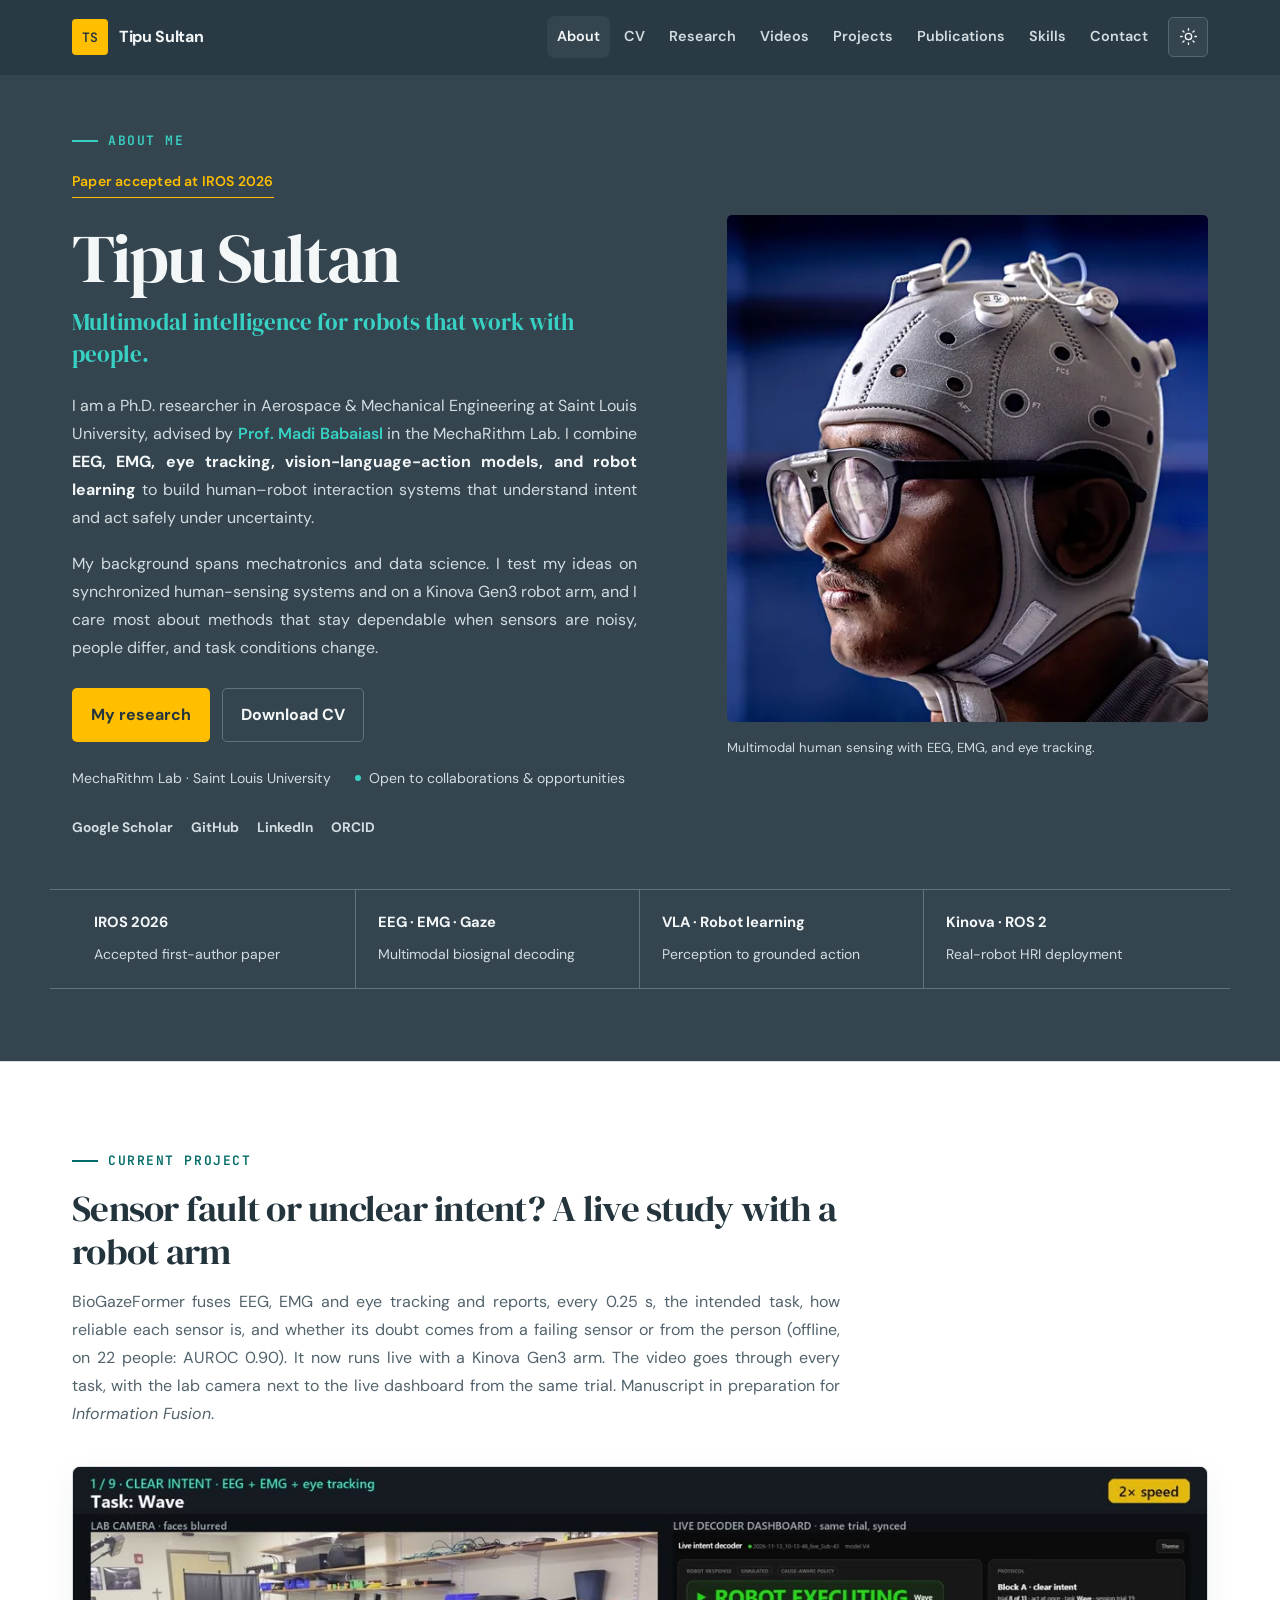
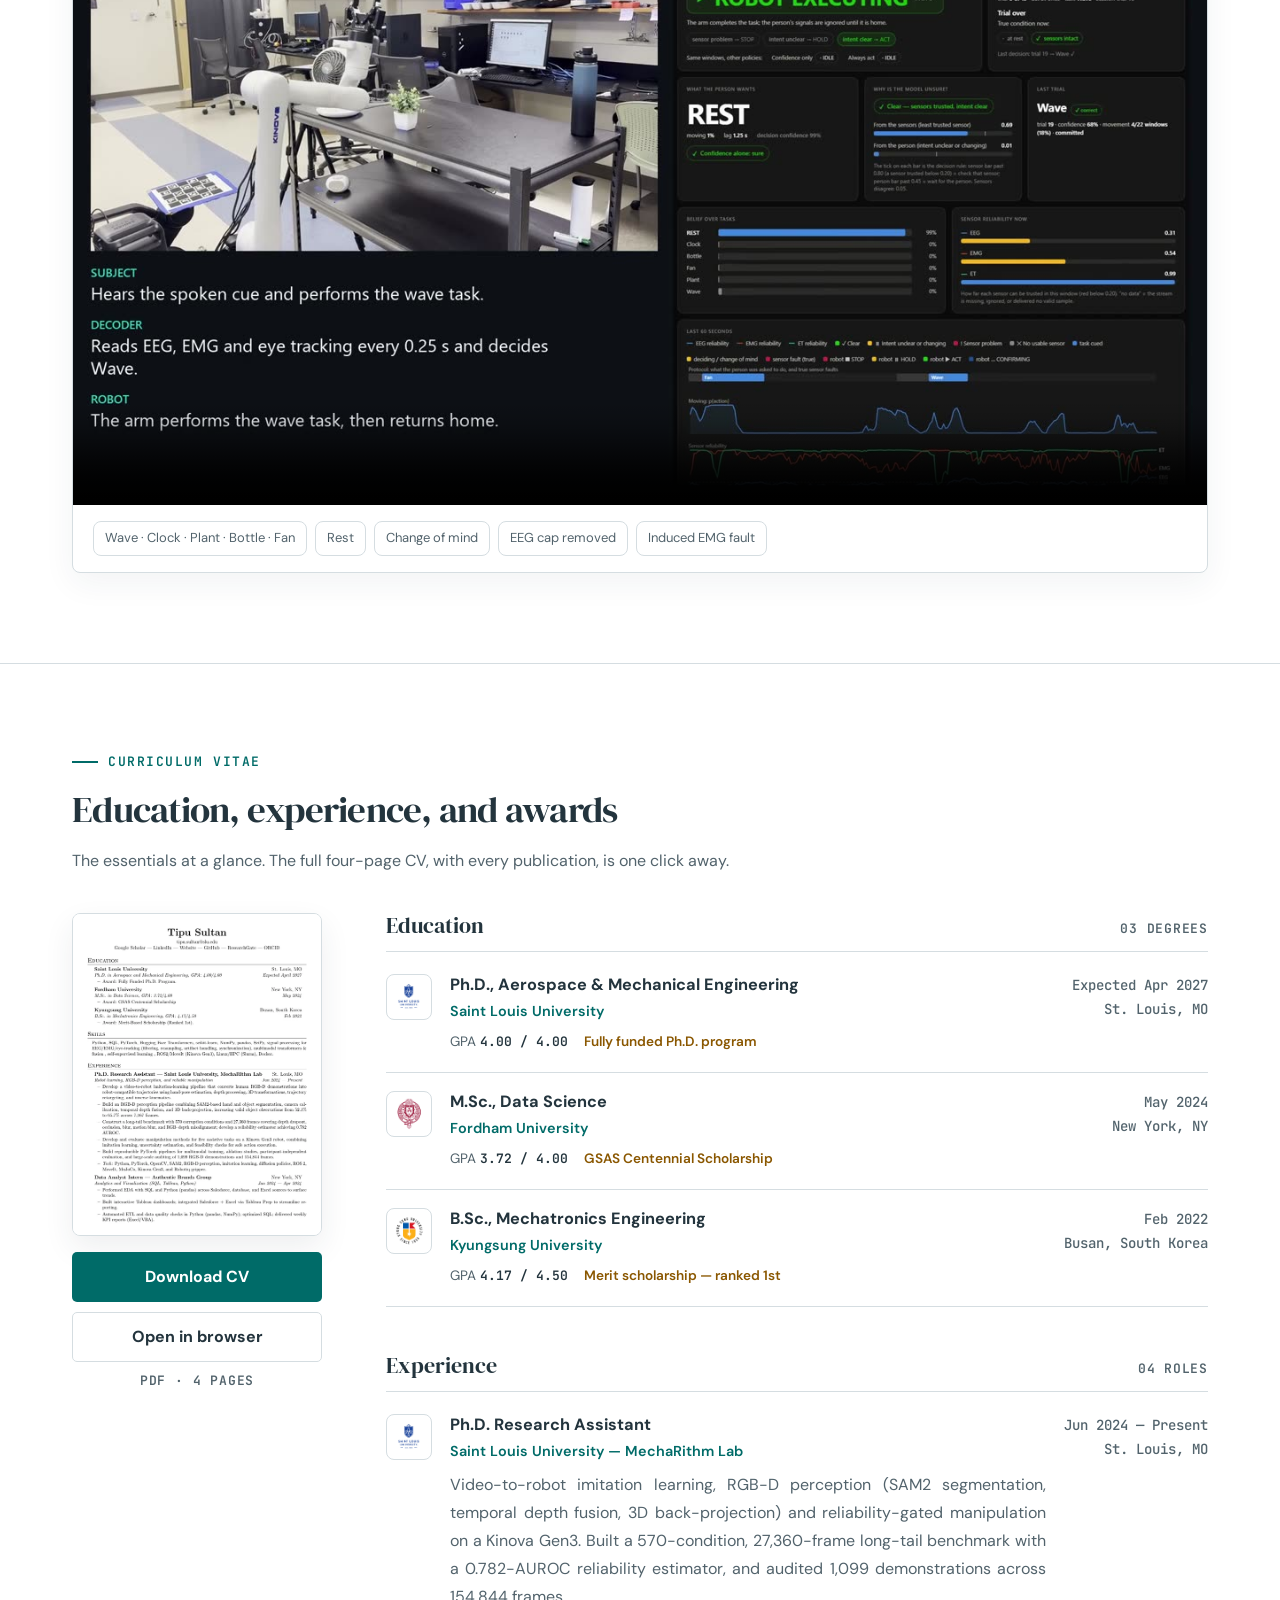
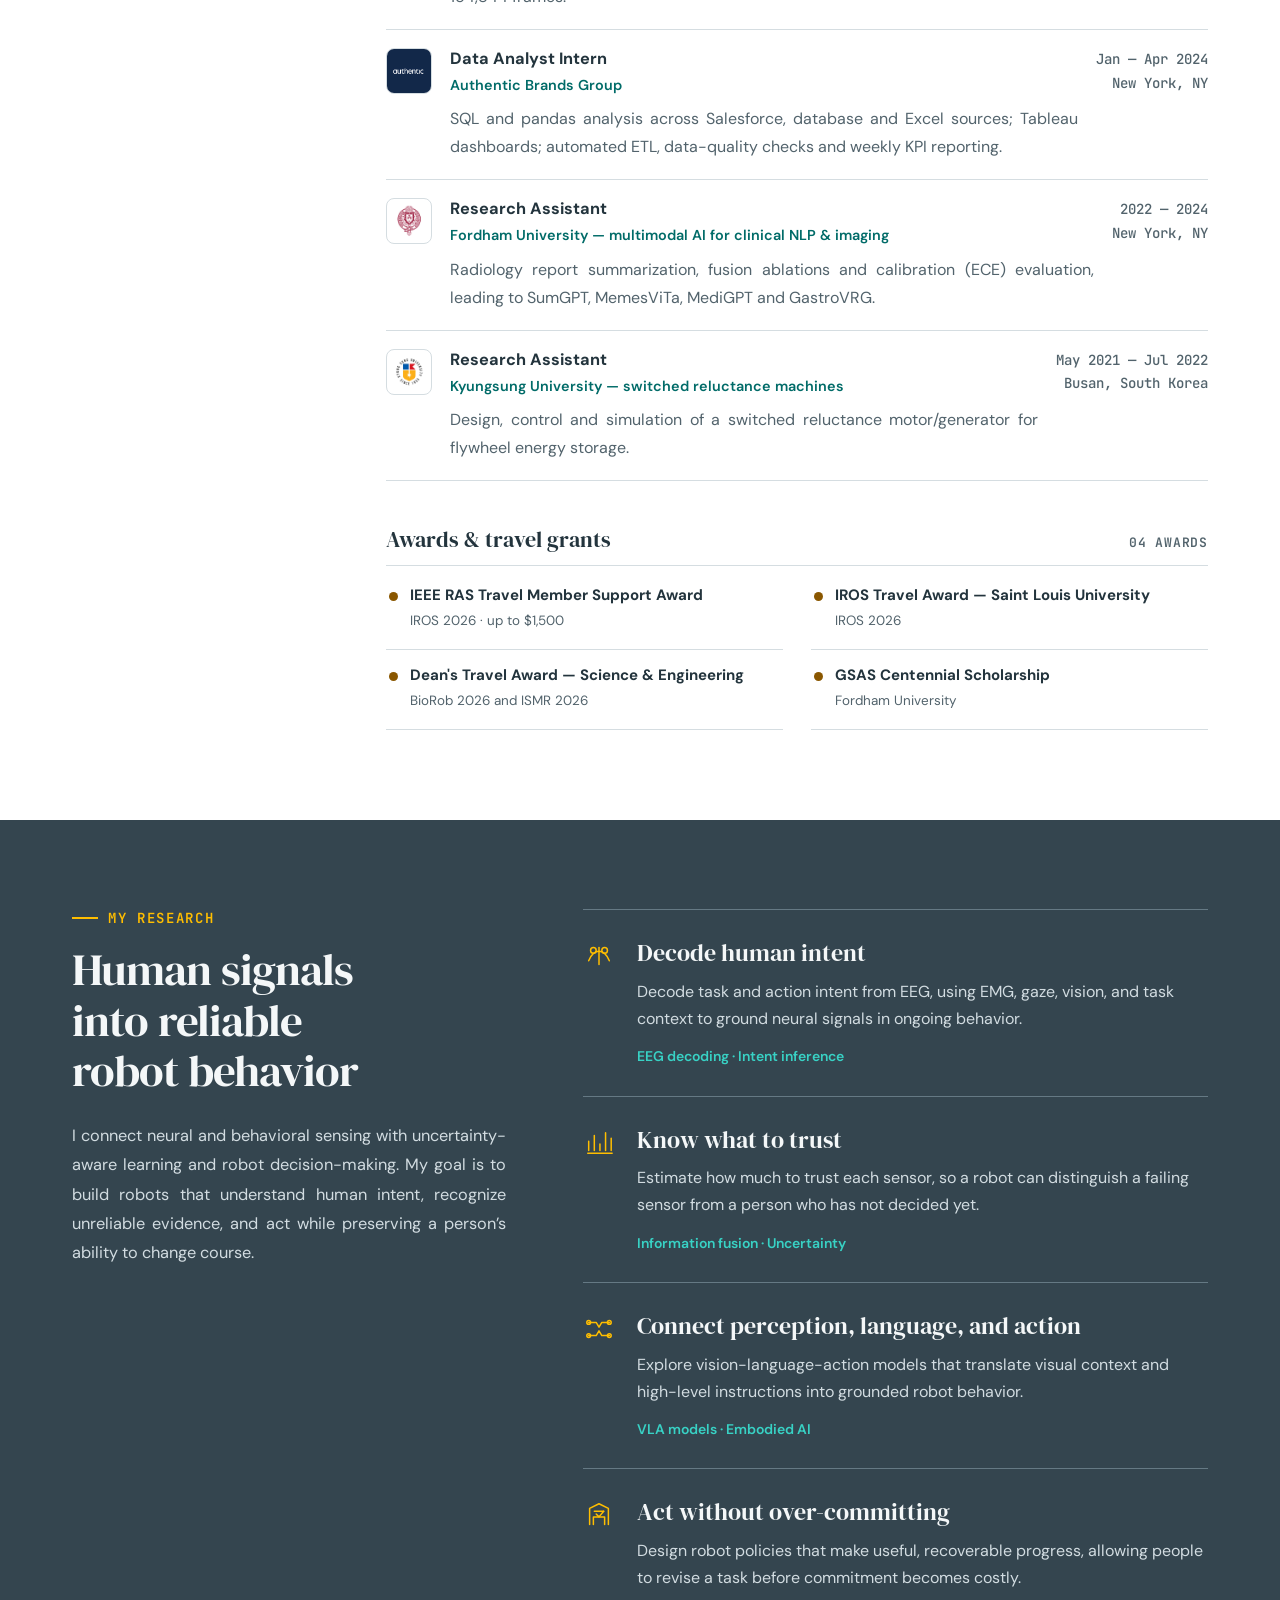
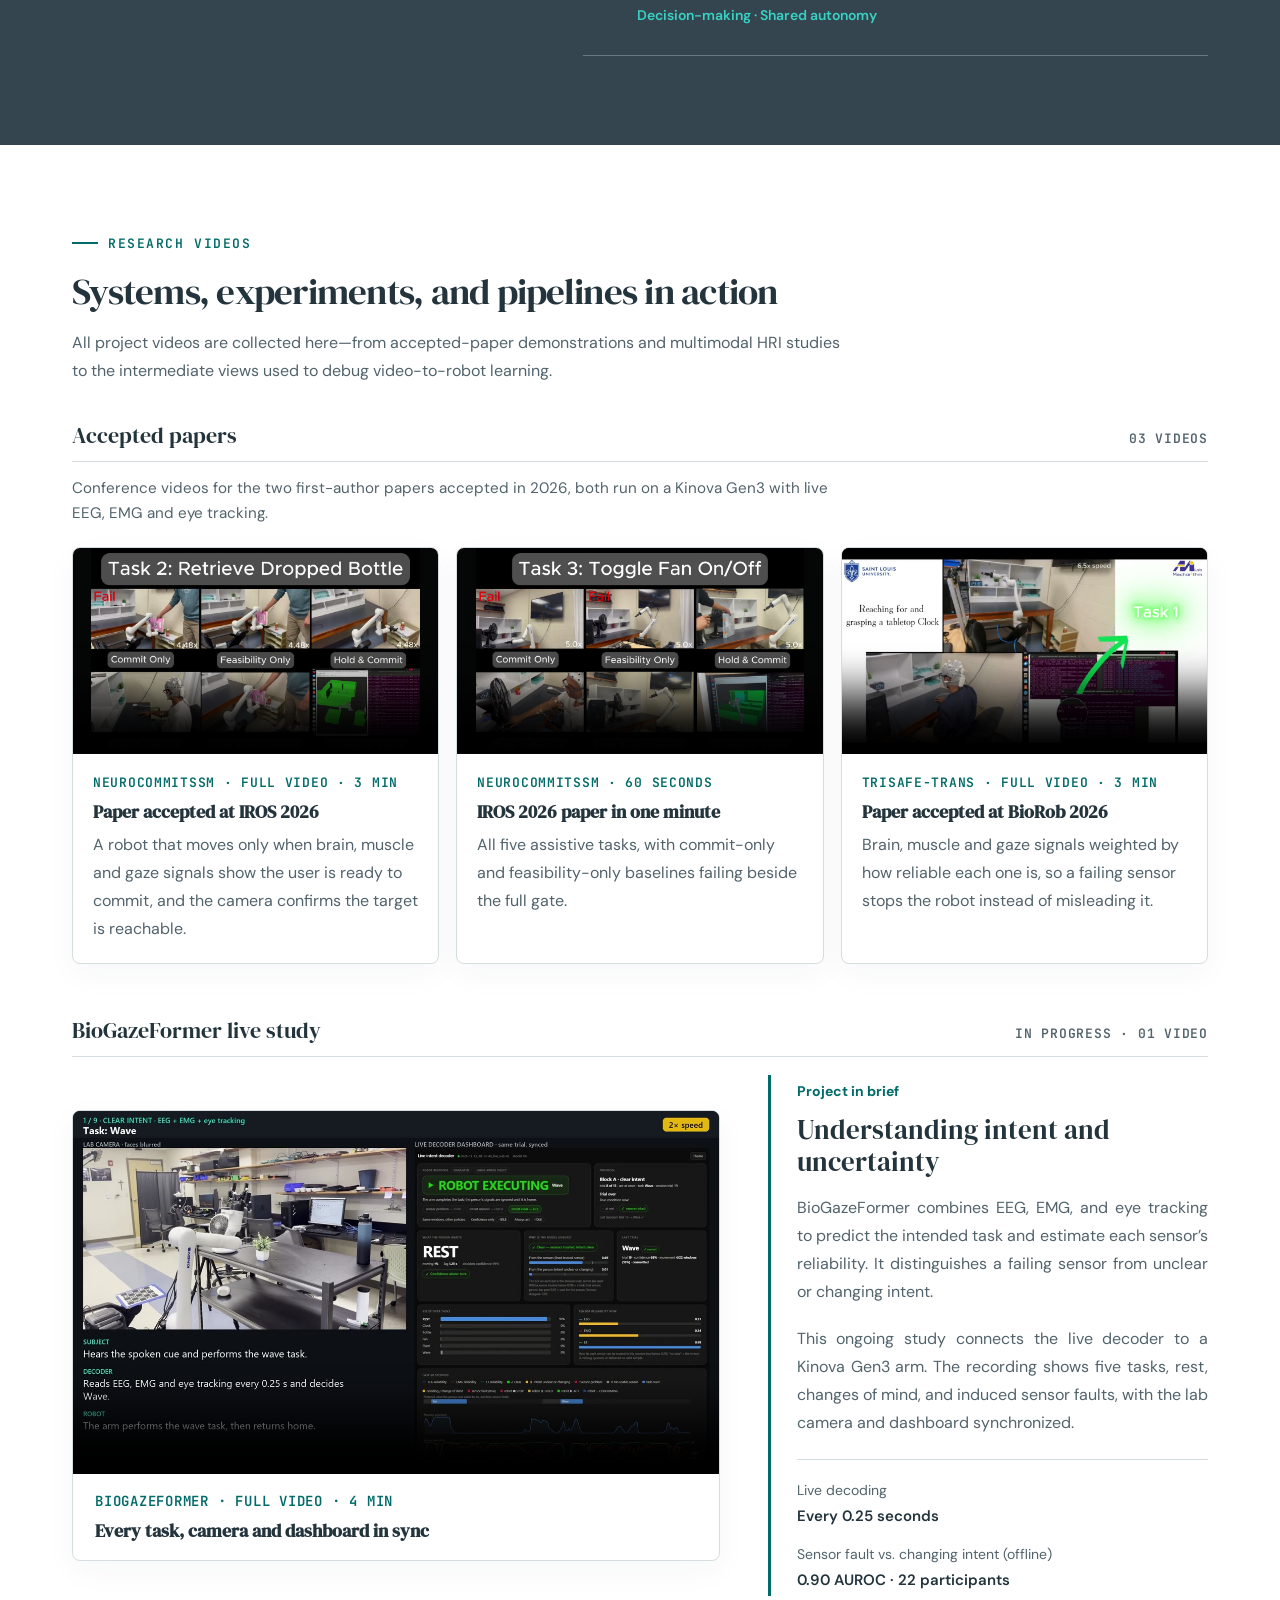
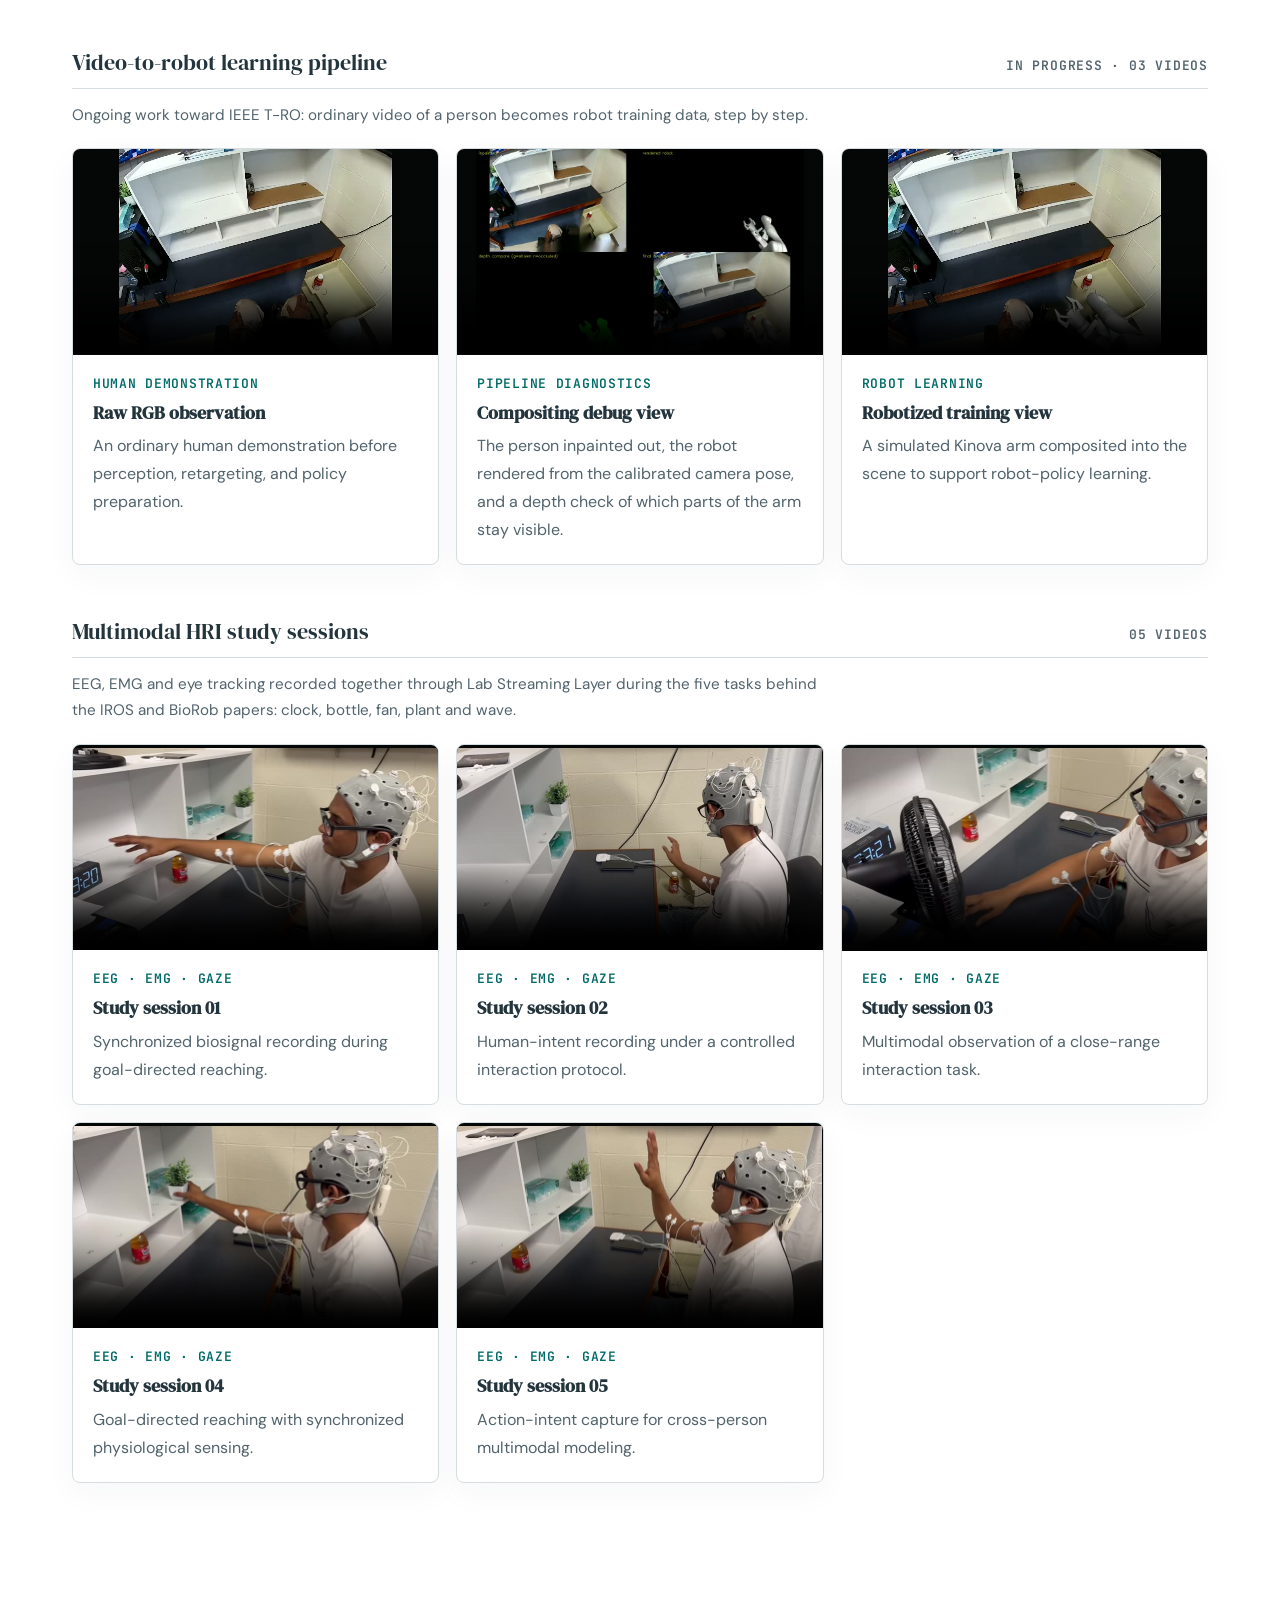
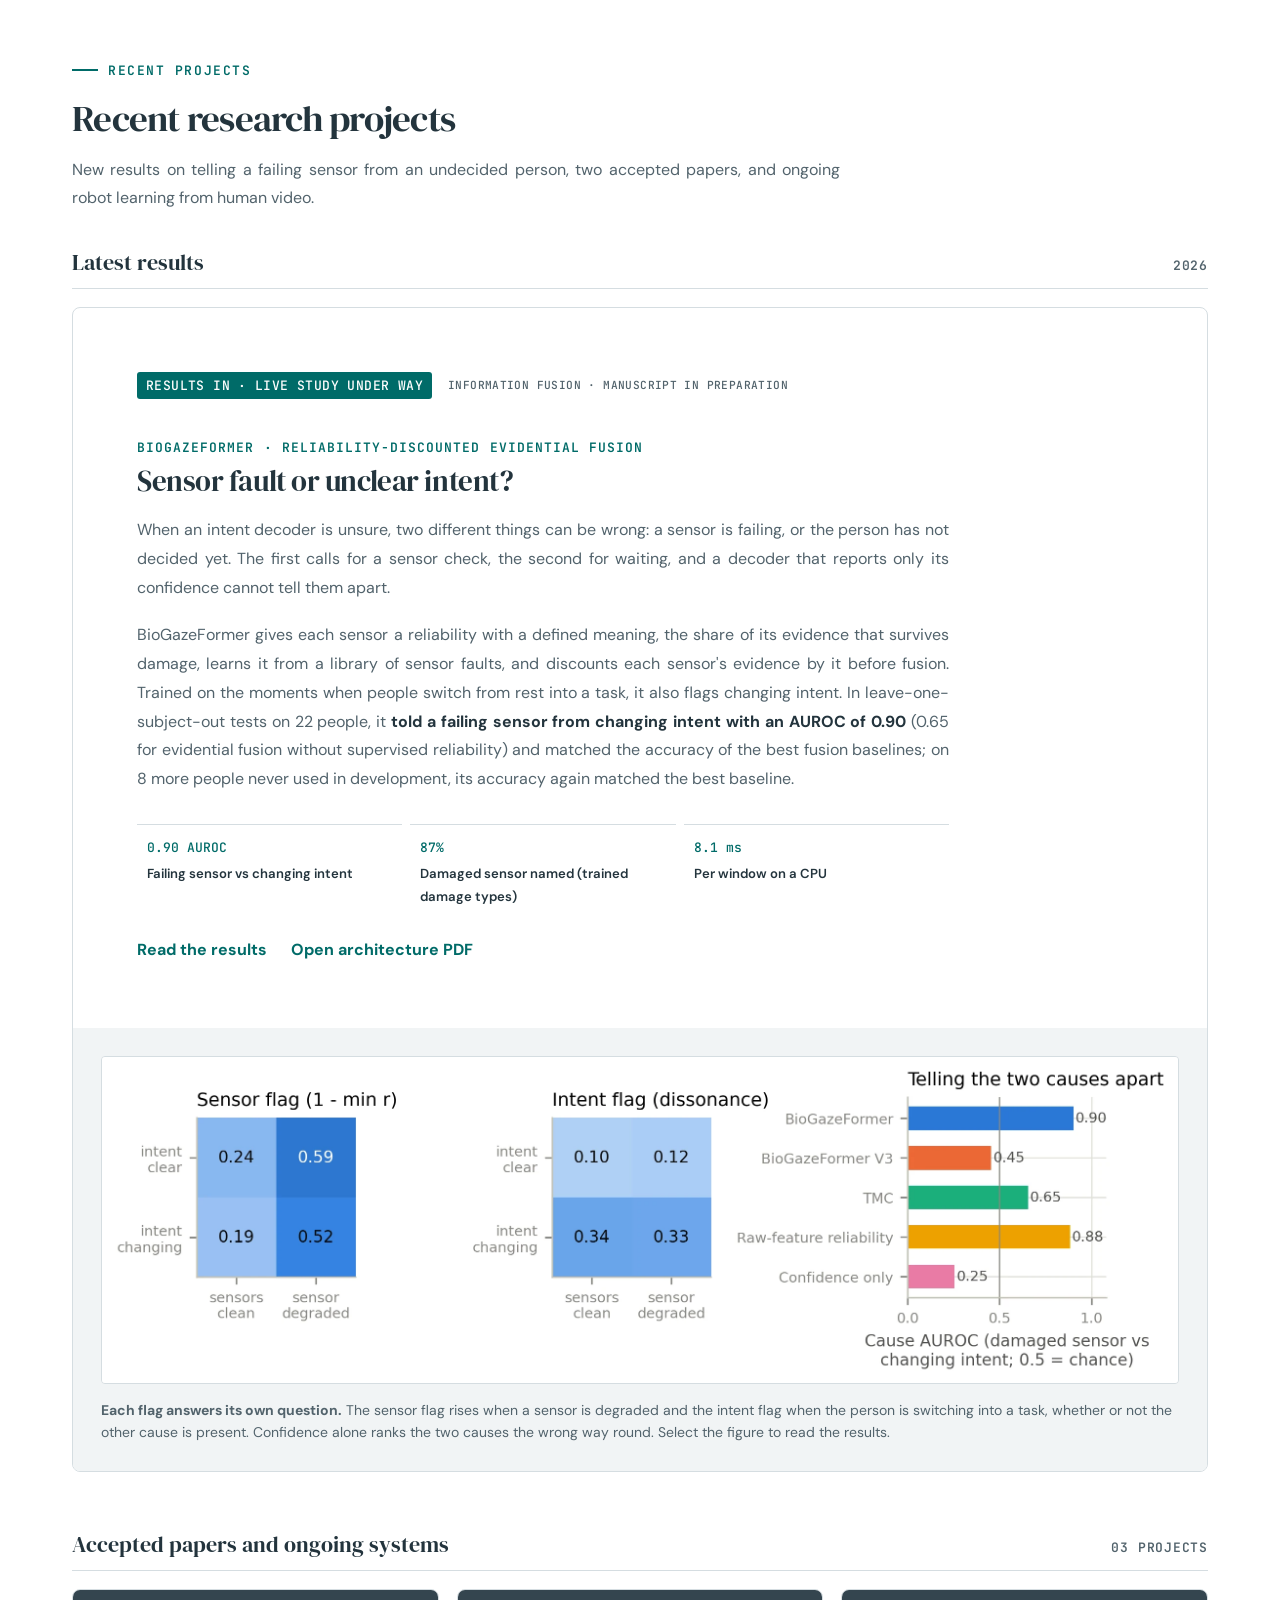
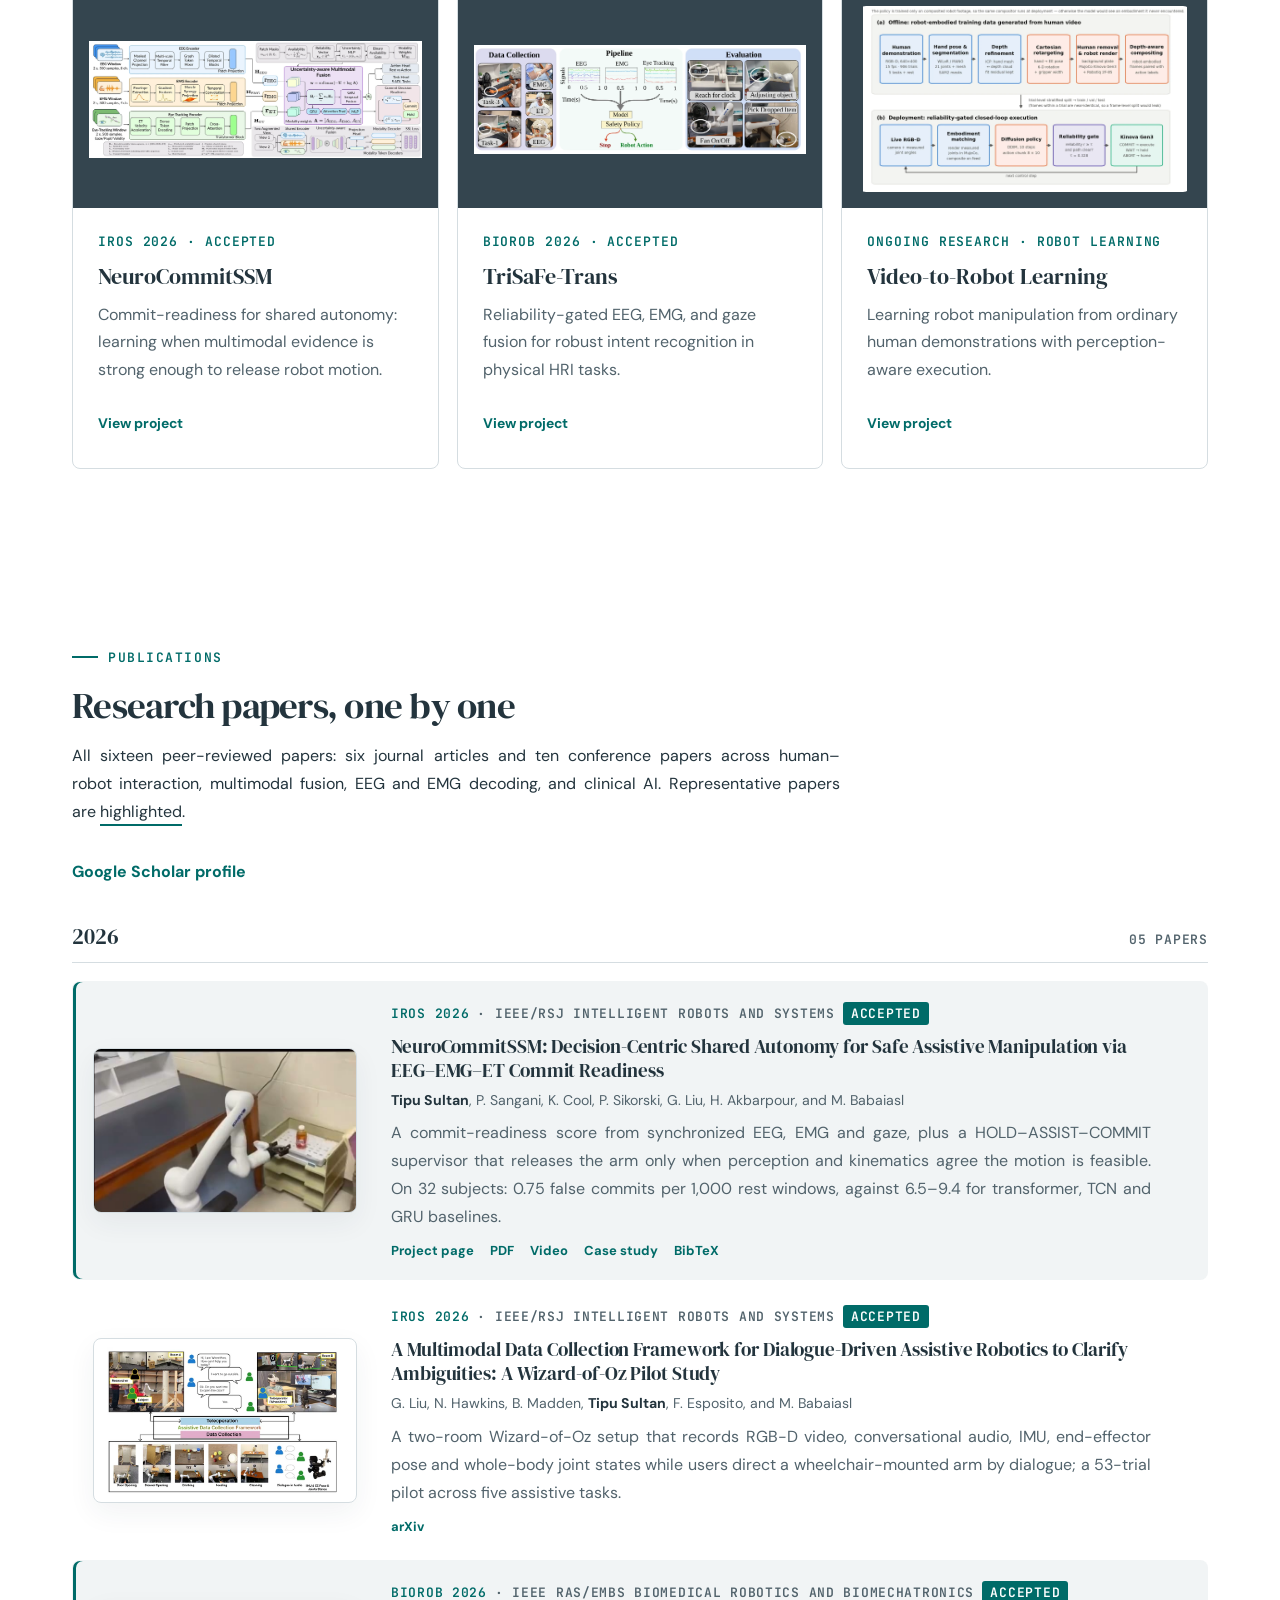
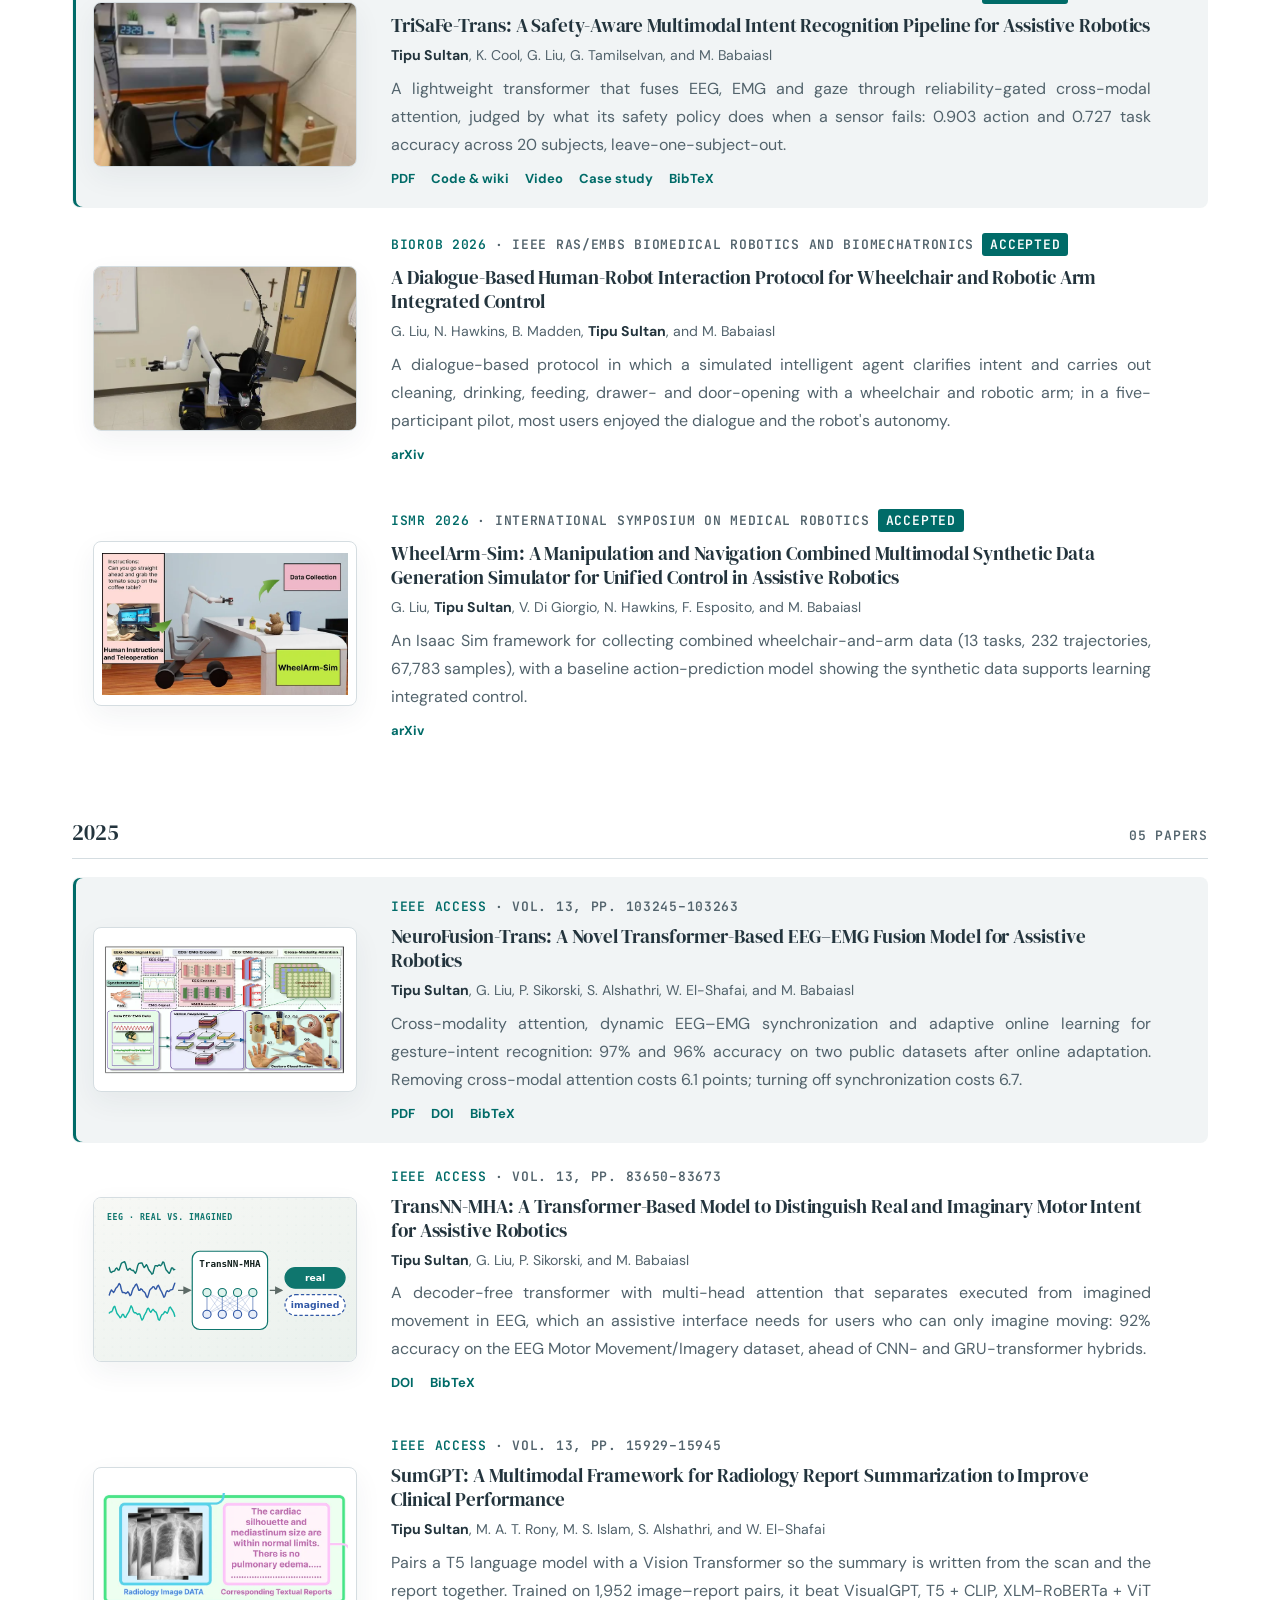
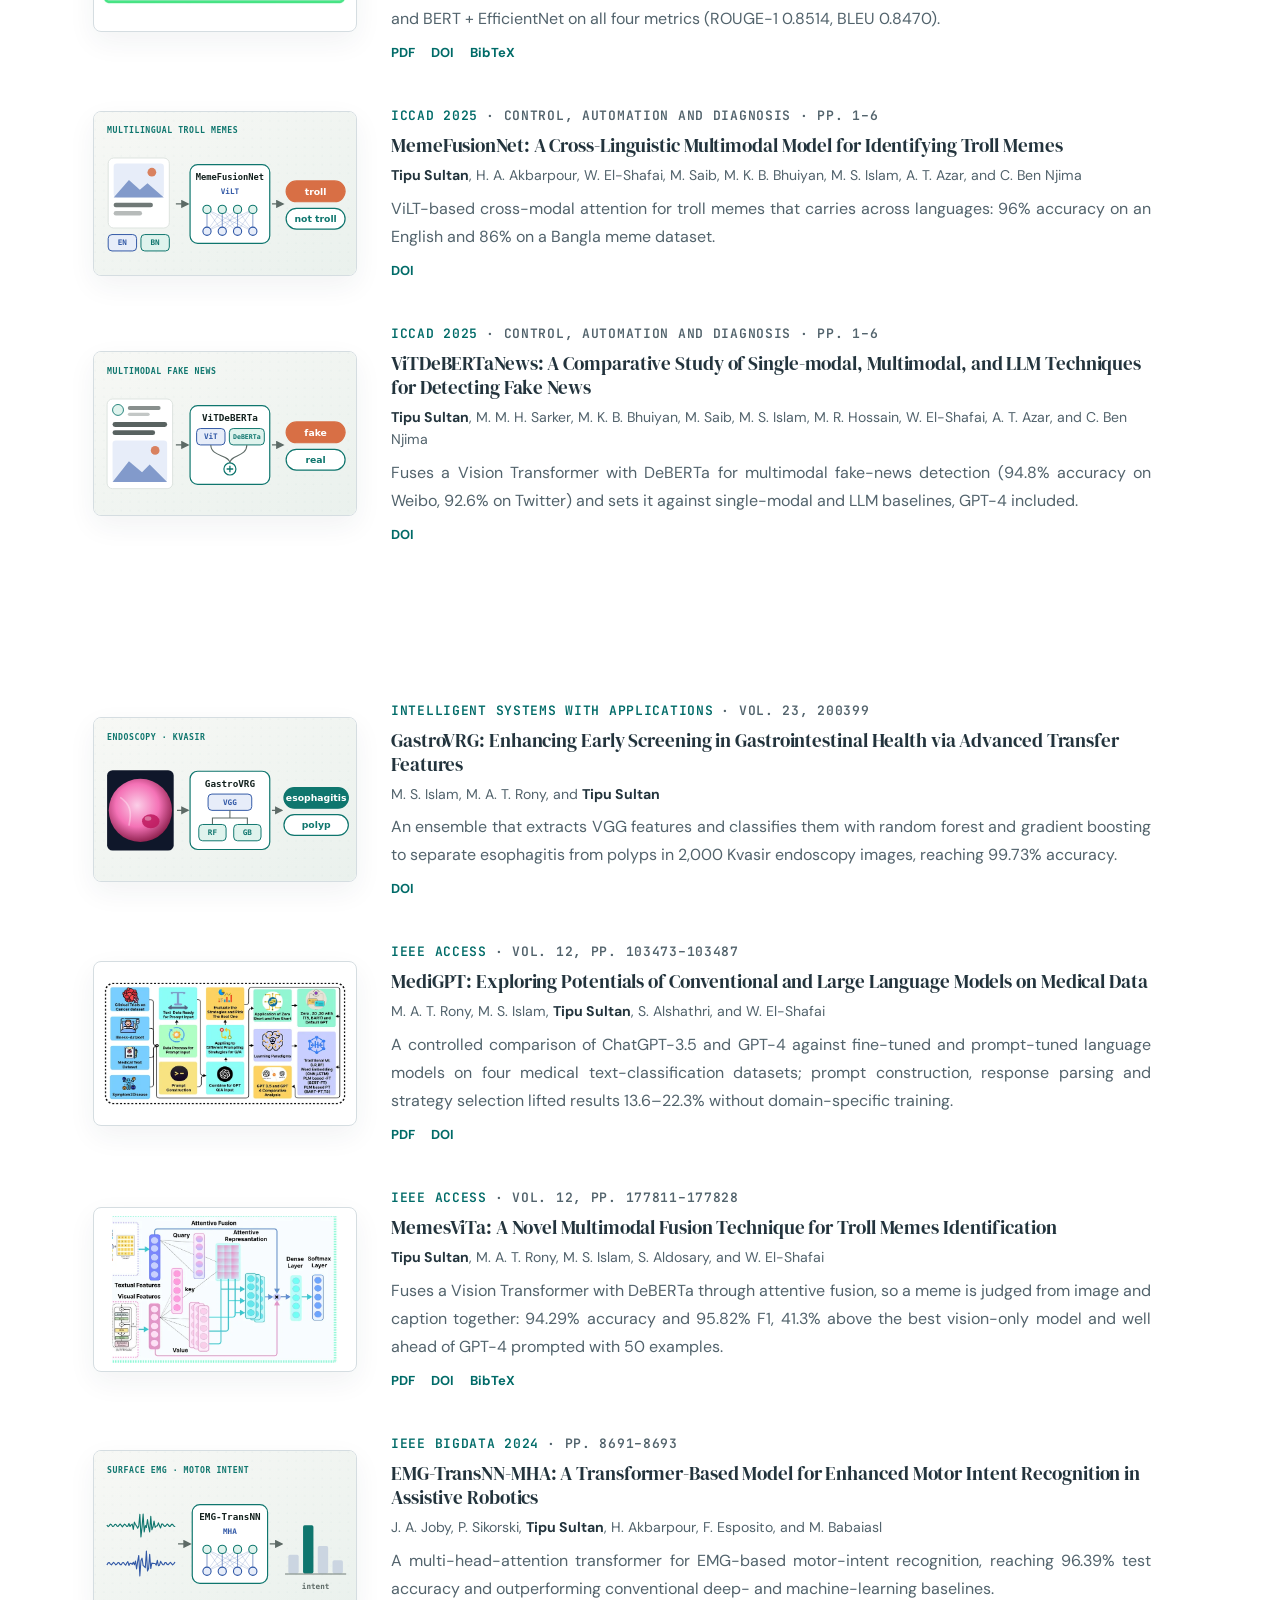
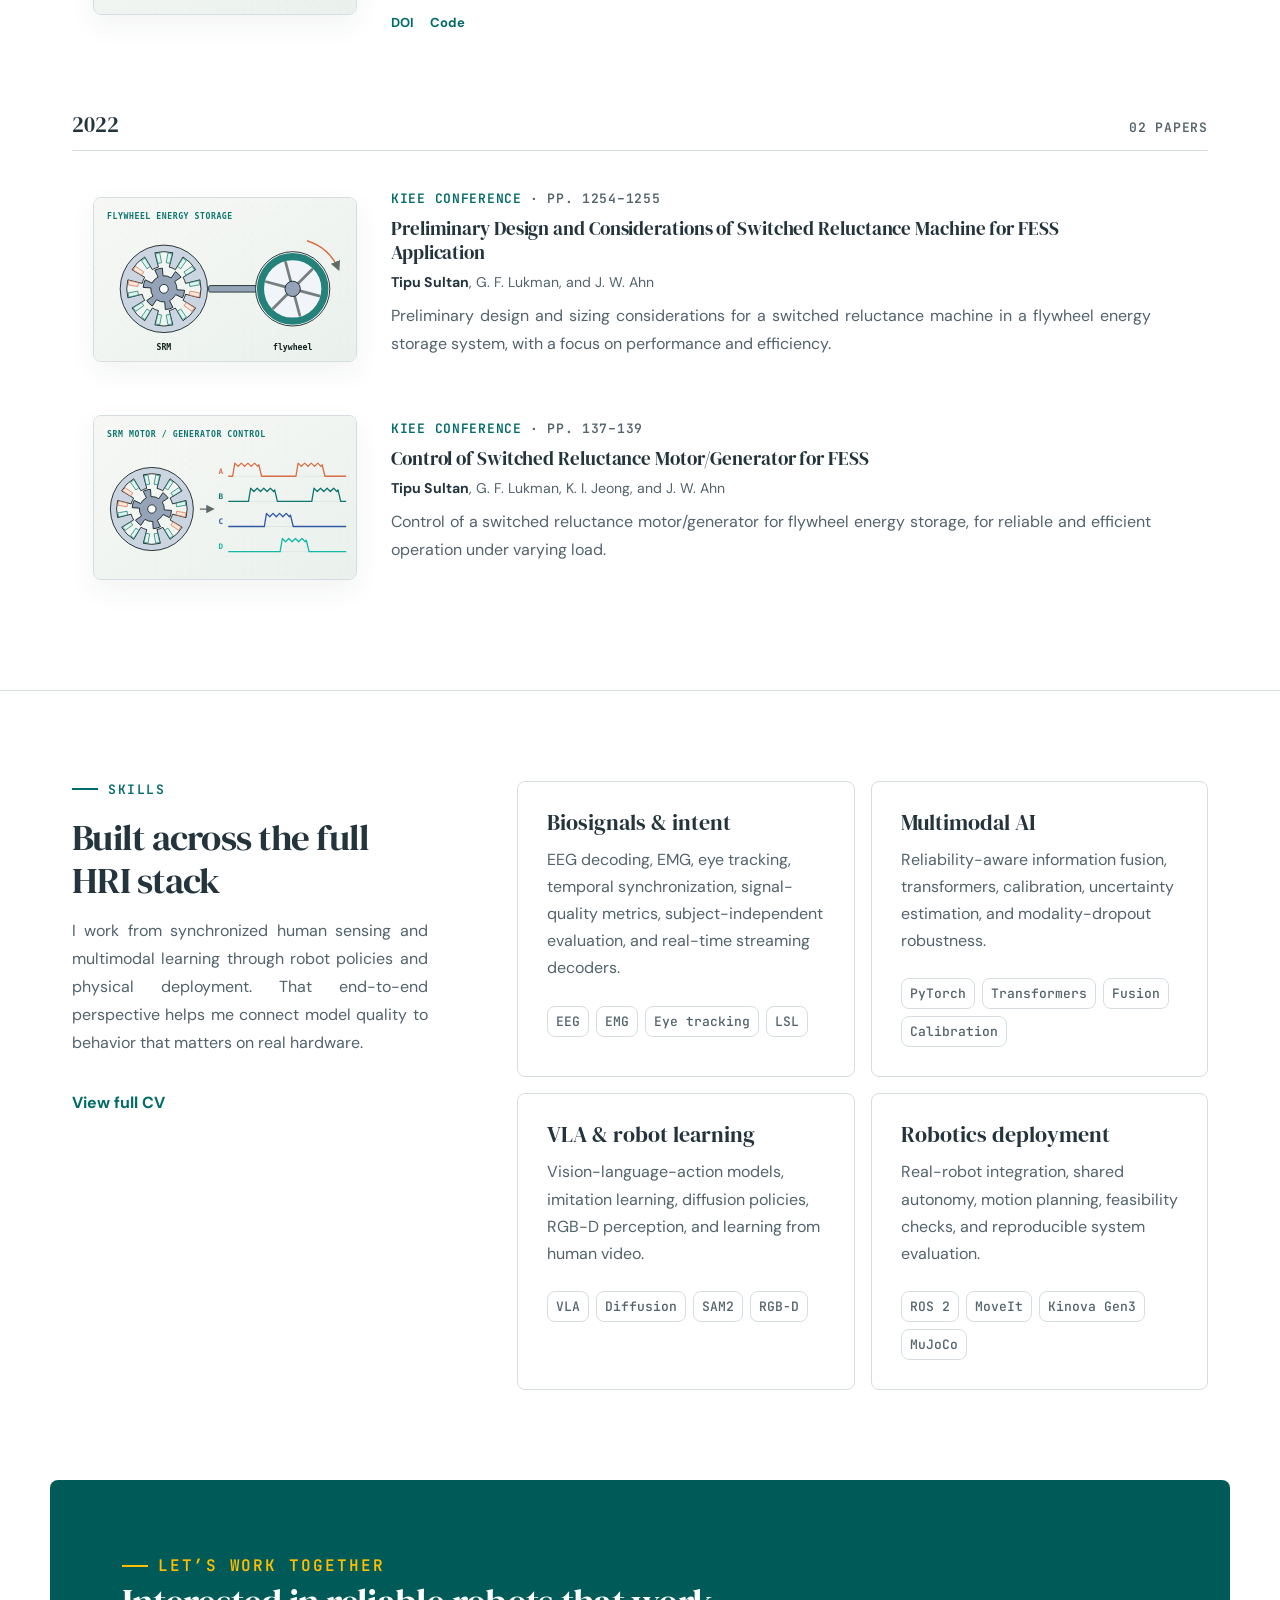
<file: index.html>
<!doctype html>
<html lang="en">
<head>
  <meta charset="utf-8">
  <meta name="viewport" content="width=device-width, initial-scale=1">
  <title>Tipu Sultan | HRI, Biosignals &amp; Robot Learning</title>
  <meta name="description" content="Tipu Sultan is a Ph.D. researcher in human–robot interaction specializing in EEG decoding, multimodal biosignals, vision-language-action models, robot learning, and real-robot deployment at Saint Louis University.">
  <meta name="author" content="Tipu Sultan">
  <link rel="canonical" href="https://tipusultan199.github.io/">

  <meta property="og:type" content="website">
  <meta property="og:title" content="Tipu Sultan | HRI, Biosignals &amp; Robot Learning">
  <meta property="og:description" content="Research on how robots can understand evolving human intent and act safely under uncertainty.">
  <meta property="og:url" content="https://tipusultan199.github.io/">
  <meta property="og:image" content="https://tipusultan199.github.io/assets/img/social/tipu-sultan-og.jpg">
  <meta property="og:image:alt" content="Tipu Sultan working with multimodal sensing equipment and a Kinova robot.">
  <meta name="twitter:card" content="summary_large_image">
  <meta name="twitter:title" content="Tipu Sultan | HRI, Biosignals &amp; Robot Learning">
  <meta name="twitter:description" content="Human–robot interaction, EEG decoding, multimodal biosignals, vision-language-action models, and robot learning.">
  <meta name="twitter:image" content="https://tipusultan199.github.io/assets/img/social/tipu-sultan-og.jpg">

  <link rel="icon" href="data:image/svg+xml,%3Csvg xmlns='http://www.w3.org/2000/svg' viewBox='0 0 64 64'%3E%3Crect width='64' height='64' rx='16' fill='%2334454f'/%3E%3Ctext x='32' y='42' font-family='Arial,sans-serif' font-size='27' font-weight='700' fill='%23ffbe00' text-anchor='middle'%3ETS%3C/text%3E%3C/svg%3E">
  <script>
    (function () {
      try {
        var theme = localStorage.getItem("theme");
        if (theme === "light" || theme === "dark") {
          document.documentElement.setAttribute("data-theme", theme);
        }
      } catch (error) {}
    })();
  </script>
  <link rel="preconnect" href="https://fonts.googleapis.com">
  <link rel="preconnect" href="https://fonts.gstatic.com" crossorigin>
  <link href="https://fonts.googleapis.com/css2?family=DM+Sans:wght@400;500;600;700&amp;family=DM+Serif+Display&amp;family=JetBrains+Mono:wght@500;600&amp;display=swap" rel="stylesheet">
  <link rel="stylesheet" href="assets/css/home.css">

  <script type="application/ld+json">
  {
    "@context": "https://schema.org",
    "@type": "Person",
    "name": "Tipu Sultan",
    "jobTitle": "Ph.D. Researcher in Human–Robot Interaction and Multimodal AI",
    "email": "mailto:tipu.sultan@slu.edu",
    "url": "https://tipusultan199.github.io/",
    "affiliation": {
      "@type": "CollegeOrUniversity",
      "name": "Saint Louis University"
    },
    "sameAs": [
      "https://scholar.google.com/citations?user=QmYyXBIAAAAJ&hl=en",
      "https://github.com/Tipusultan199",
      "https://www.linkedin.com/in/tipu-sultan-2633a91b4/",
      "https://orcid.org/0009-0002-8607-0386"
    ],
    "knowsAbout": [
      "Human–Robot Interaction",
      "EEG Decoding",
      "Information Fusion",
      "Multimodal Machine Learning",
      "Intent Recognition",
      "Vision-Language-Action Models",
      "Embodied AI",
      "Robot Learning"
    ]
  }
  </script>
</head>

<body class="home-page">
  <a class="skip-link" href="#main">Skip to content</a>

  <header class="site-header">
    <nav class="nav shell" aria-label="Primary navigation">
      <a class="brand" href="#top" aria-label="Tipu Sultan — home">
        <span class="brand-mark" aria-hidden="true">TS</span>
        <span>Tipu Sultan</span>
      </a>

      <div class="nav-actions">
        <ul class="nav-links" id="nav-links">
          <li><a href="#top">About</a></li>
          <li><a href="#cv">CV</a></li>
          <li><a href="#research">Research</a></li>
          <li><a href="#videos">Videos</a></li>
          <li><a href="#projects">Projects</a></li>
          <li><a href="#publications">Publications</a></li>
          <li><a href="#skills">Skills</a></li>
          <li><a href="#contact">Contact</a></li>
        </ul>

        <button class="theme-toggle icon-button" type="button" aria-label="Switch colour theme">
          <svg class="sun-icon" viewBox="0 0 24 24" aria-hidden="true"><circle cx="12" cy="12" r="4"></circle><path d="M12 2v2M12 20v2M4.93 4.93l1.42 1.42M17.66 17.66l1.41 1.41M2 12h2M20 12h2M4.93 19.07l1.42-1.42M17.66 6.34l1.41-1.41"></path></svg>
          <svg class="moon-icon" viewBox="0 0 24 24" aria-hidden="true"><path d="M21 12.79A9 9 0 1 1 11.21 3 7 7 0 0 0 21 12.79Z"></path></svg>
        </button>
        <button class="nav-toggle icon-button" type="button" aria-expanded="false" aria-controls="nav-links" aria-label="Toggle menu">
          <span></span><span></span><span></span>
        </button>
      </div>
    </nav>
  </header>

  <main id="main" tabindex="-1">
    <section class="hero" id="top">
      <div class="shell hero-grid">
        <div class="hero-copy reveal">
          <p class="eyebrow">About me</p>
          <a class="hero-acceptance" href="projects/neurocommitssm.html">Paper accepted at IROS 2026</a>
          <h1>Tipu Sultan</h1>
          <p class="hero-tagline">Multimodal intelligence for robots that work with people.</p>
          <p class="hero-lede">
            I am a Ph.D. researcher in Aerospace &amp; Mechanical Engineering at Saint Louis University, advised by <a href="https://madibabaiasl.github.io/" rel="noopener">Prof. Madi Babaiasl</a> in the MechaRithm Lab. I combine <strong>EEG, EMG, eye tracking, vision-language-action models, and robot learning</strong> to build human–robot interaction systems that understand intent and act safely under uncertainty.
          </p>
          <p class="hero-lede">
            My background spans mechatronics and data science. I test my ideas on synchronized human-sensing systems and on a Kinova Gen3 robot arm, and I care most about methods that stay dependable when sensors are noisy, people differ, and task conditions change.
          </p>

          <div class="hero-actions">
            <a class="button button-primary" href="#research">My research</a>
            <a class="button button-secondary" href="assets/docs/Tipu-Sultan-CV.pdf">Download CV</a>
          </div>

          <div class="hero-meta" aria-label="Research affiliation and availability">
            <span>MechaRithm Lab · Saint Louis University</span>
            <span class="available"><i aria-hidden="true"></i> Open to collaborations &amp; opportunities</span>
          </div>

          <ul class="social-links" aria-label="Profiles">
            <li><a href="https://scholar.google.com/citations?user=QmYyXBIAAAAJ&amp;hl=en" rel="noopener">Google Scholar</a></li>
            <li><a href="https://github.com/Tipusultan199" rel="noopener">GitHub</a></li>
            <li><a href="https://www.linkedin.com/in/tipu-sultan-2633a91b4/" rel="noopener">LinkedIn</a></li>
            <li><a href="https://orcid.org/0009-0002-8607-0386" rel="noopener">ORCID</a></li>
          </ul>
        </div>

        <figure class="hero-visual hero-visual--profile reveal">
          <picture>
            <source type="image/webp" srcset="assets/img/photos/hero-profile-640.webp 640w, assets/img/photos/hero-profile-1000.webp 1000w, assets/img/photos/hero-profile-1600.webp 1600w" sizes="(max-width: 980px) 90vw, 42vw">
            <img src="assets/img/photos/hero-profile-1000.jpg" srcset="assets/img/photos/hero-profile-640.jpg 640w, assets/img/photos/hero-profile-1000.jpg 1000w, assets/img/photos/hero-profile-1600.jpg 1600w" sizes="(max-width: 980px) 90vw, 42vw" width="1000" height="870" alt="Tipu Sultan in profile, wearing an EEG cap and eye-tracking glasses, against a blue lab background.">
          </picture>
          <figcaption>
            <p>Multimodal human sensing with EEG, EMG, and eye tracking.</p>
          </figcaption>
        </figure>
      </div>
      <div class="shell hero-proof reveal" aria-label="Research profile highlights">
        <div><strong>IROS 2026</strong><span>Accepted first-author paper</span></div>
        <div><strong>EEG · EMG · Gaze</strong><span>Multimodal biosignal decoding</span></div>
        <div><strong>VLA · Robot learning</strong><span>Perception to grounded action</span></div>
        <div><strong>Kinova · ROS 2</strong><span>Real-robot HRI deployment</span></div>
      </div>
    </section>

    <section class="current-section" id="current">
      <div class="shell">
        <header class="section-intro section-intro-wide reveal">
          <p class="eyebrow">Current project</p>
          <h2>Sensor fault or unclear intent? A live study with a robot arm</h2>
          <p>BioGazeFormer fuses EEG, EMG and eye tracking and reports, every 0.25&nbsp;s, the intended task, how reliable each sensor is, and whether its doubt comes from a failing sensor or from the person (offline, on 22 people: AUROC 0.90). It now runs live with a Kinova Gen3 arm. The video goes through every task, with the lab camera next to the live dashboard from the same trial. Manuscript in preparation for <em>Information Fusion</em>.</p>
        </header>
        <figure class="current-video reveal">
          <video controls playsinline preload="none" poster="assets/img/posters/live-study-full.jpg?v=20261118-6" aria-label="BioGazeFormer live study: every task with the lab camera and the synced live dashboard"><source src="assets/video/biogazeformer/live-study-full.mp4?v=20261118-6" type="video/mp4">Your browser cannot play this video. <a href="assets/video/biogazeformer/live-study-full.mp4?v=20261118-6">Download it.</a></video>
          <figcaption>
            <ul class="current-tags" aria-label="What the video shows">
              <li>Wave · Clock · Plant · Bottle · Fan</li>
              <li>Rest</li>
              <li>Change of mind</li>
              <li>EEG cap removed</li>
              <li>Induced EMG fault</li>
            </ul>
          </figcaption>
        </figure>
      </div>
    </section>

    <section class="cv-section" id="cv">
      <div class="shell">
        <header class="section-intro section-intro-wide reveal">
          <p class="eyebrow">Curriculum vitae</p>
          <h2>Education, experience, and awards</h2>
          <p>The essentials at a glance. The full four-page CV, with every publication, is one click away.</p>
        </header>

        <div class="cv-layout">
          <aside class="cv-doc reveal" aria-label="CV document">
            <a class="cv-doc-preview" href="assets/docs/Tipu-Sultan-CV.pdf">
              <img src="assets/img/cv-preview.webp" width="560" height="725" loading="lazy" alt="First page of Tipu Sultan's CV, showing education, skills and experience.">
            </a>
            <a class="button button-primary" href="assets/docs/Tipu-Sultan-CV.pdf" download>Download CV</a>
            <a class="button button-secondary" href="assets/docs/Tipu-Sultan-CV.pdf" target="_blank" rel="noopener">Open in browser</a>
            <small>PDF · 4 pages</small>
          </aside>

          <div class="cv-main">
            <div class="cv-block reveal">
              <div class="sub-head first"><h3>Education</h3><span>03 degrees</span></div>
              <ol class="cv-list">
                <li>
                  <span class="cv-logo"><img src="assets/img/logos/slu.png" width="46" height="46" loading="lazy" alt="Saint Louis University logo"></span>
                  <div>
                    <h4>Ph.D., Aerospace &amp; Mechanical Engineering</h4>
                    <p class="cv-org">Saint Louis University</p>
                    <p class="cv-meta"><span>GPA <b>4.00 / 4.00</b></span><span class="cv-honour">Fully funded Ph.D. program</span></p>
                  </div>
                  <p class="cv-when">Expected Apr 2027<span>St. Louis, MO</span></p>
                </li>
                <li>
                  <span class="cv-logo"><img src="assets/img/logos/fordham.png" width="46" height="46" loading="lazy" alt="Fordham University logo"></span>
                  <div>
                    <h4>M.Sc., Data Science</h4>
                    <p class="cv-org">Fordham University</p>
                    <p class="cv-meta"><span>GPA <b>3.72 / 4.00</b></span><span class="cv-honour">GSAS Centennial Scholarship</span></p>
                  </div>
                  <p class="cv-when">May 2024<span>New York, NY</span></p>
                </li>
                <li>
                  <span class="cv-logo"><img src="assets/img/logos/kyungsung.png" width="46" height="46" loading="lazy" alt="Kyungsung University logo"></span>
                  <div>
                    <h4>B.Sc., Mechatronics Engineering</h4>
                    <p class="cv-org">Kyungsung University</p>
                    <p class="cv-meta"><span>GPA <b>4.17 / 4.50</b></span><span class="cv-honour">Merit scholarship — ranked 1st</span></p>
                  </div>
                  <p class="cv-when">Feb 2022<span>Busan, South Korea</span></p>
                </li>
              </ol>
            </div>

            <div class="cv-block reveal">
              <div class="sub-head first"><h3>Experience</h3><span>04 roles</span></div>
              <ol class="cv-list">
                <li>
                  <span class="cv-logo"><img src="assets/img/logos/slu.png" width="46" height="46" loading="lazy" alt="Saint Louis University logo"></span>
                  <div>
                    <h4>Ph.D. Research Assistant</h4>
                    <p class="cv-org">Saint Louis University — MechaRithm Lab</p>
                    <p class="cv-note">Video-to-robot imitation learning, RGB-D perception (SAM2 segmentation, temporal depth fusion, 3D back-projection) and reliability-gated manipulation on a Kinova Gen3. Built a 570-condition, 27,360-frame long-tail benchmark with a 0.782-AUROC reliability estimator, and audited 1,099 demonstrations across 154,844 frames.</p>
                  </div>
                  <p class="cv-when">Jun 2024 — Present<span>St. Louis, MO</span></p>
                </li>
                <li>
                  <span class="cv-logo bleed"><img src="assets/img/logos/authentic.png" width="46" height="46" loading="lazy" alt="Authentic Brands Group logo"></span>
                  <div>
                    <h4>Data Analyst Intern</h4>
                    <p class="cv-org">Authentic Brands Group</p>
                    <p class="cv-note">SQL and pandas analysis across Salesforce, database and Excel sources; Tableau dashboards; automated ETL, data-quality checks and weekly KPI reporting.</p>
                  </div>
                  <p class="cv-when">Jan — Apr 2024<span>New York, NY</span></p>
                </li>
                <li>
                  <span class="cv-logo"><img src="assets/img/logos/fordham.png" width="46" height="46" loading="lazy" alt="Fordham University logo"></span>
                  <div>
                    <h4>Research Assistant</h4>
                    <p class="cv-org">Fordham University — multimodal AI for clinical NLP &amp; imaging</p>
                    <p class="cv-note">Radiology report summarization, fusion ablations and calibration (ECE) evaluation, leading to SumGPT, MemesViTa, MediGPT and GastroVRG.</p>
                  </div>
                  <p class="cv-when">2022 — 2024<span>New York, NY</span></p>
                </li>
                <li>
                  <span class="cv-logo"><img src="assets/img/logos/kyungsung.png" width="46" height="46" loading="lazy" alt="Kyungsung University logo"></span>
                  <div>
                    <h4>Research Assistant</h4>
                    <p class="cv-org">Kyungsung University — switched reluctance machines</p>
                    <p class="cv-note">Design, control and simulation of a switched reluctance motor/generator for flywheel energy storage.</p>
                  </div>
                  <p class="cv-when">May 2021 — Jul 2022<span>Busan, South Korea</span></p>
                </li>
              </ol>
            </div>

            <div class="cv-block reveal">
              <div class="sub-head first"><h3>Awards &amp; travel grants</h3><span>04 awards</span></div>
              <ul class="cv-awards">
                <li><b>IEEE RAS Travel Member Support Award</b><span>IROS 2026 · up to $1,500</span></li>
                <li><b>IROS Travel Award — Saint Louis University</b><span>IROS 2026</span></li>
                <li><b>Dean's Travel Award — Science &amp; Engineering</b><span>BioRob 2026 and ISMR 2026</span></li>
                <li><b>GSAS Centennial Scholarship</b><span>Fordham University</span></li>
              </ul>
            </div>
          </div>
        </div>
      </div>
    </section>

    <section class="research-section" id="research" aria-labelledby="research-title">
      <div class="shell research-layout">
        <header class="section-intro research-intro reveal">
          <p class="eyebrow">My research</p>
          <h2 id="research-title">Human signals into reliable robot behavior</h2>
          <p>
            I connect neural and behavioral sensing with uncertainty-aware learning and robot decision-making. My goal is to build robots that understand human intent, recognize unreliable evidence, and act while preserving a person’s ability to change course.
          </p>
        </header>

        <div class="theme-grid">
          <article class="theme-card reveal">
            <div class="theme-icon" aria-hidden="true">
              <svg viewBox="0 0 32 32"><path d="M5 21c3-7 6-10 11-10s8 3 11 10"></path><circle cx="10" cy="10" r="3"></circle><circle cx="22" cy="10" r="3"></circle><path d="M16 7v18"></path></svg>
            </div>
            <div class="theme-copy">
              <h3>Decode human intent</h3>
              <p>Decode task and action intent from EEG, using EMG, gaze, vision, and task context to ground neural signals in ongoing behavior.</p>
              <span class="card-note">EEG decoding · Intent inference</span>
            </div>
          </article>

          <article class="theme-card reveal">
            <div class="theme-icon" aria-hidden="true">
              <svg viewBox="0 0 32 32"><path d="M5 24V14M11 24V8M17 24V17M23 24V5M29 24V11"></path><path d="M4 27h26"></path></svg>
            </div>
            <div class="theme-copy">
              <h3>Know what to trust</h3>
              <p>Estimate how much to trust each sensor, so a robot can distinguish a failing sensor from a person who has not decided yet.</p>
              <span class="card-note">Information fusion · Uncertainty</span>
            </div>
          </article>

          <article class="theme-card reveal">
            <div class="theme-icon" aria-hidden="true">
              <svg viewBox="0 0 32 32"><path d="M5 9h8l3 5 3-5h8"></path><path d="M5 23h8l3-5 3 5h8"></path><circle cx="5" cy="9" r="2"></circle><circle cx="27" cy="9" r="2"></circle><circle cx="5" cy="23" r="2"></circle><circle cx="27" cy="23" r="2"></circle></svg>
            </div>
            <div class="theme-copy">
              <h3>Connect perception, language, and action</h3>
              <p>Explore vision-language-action models that translate visual context and high-level instructions into grounded robot behavior.</p>
              <span class="card-note">VLA models · Embodied AI</span>
            </div>
          </article>

          <article class="theme-card reveal">
            <div class="theme-icon" aria-hidden="true">
              <svg viewBox="0 0 32 32"><path d="M6 26V9l10-5 10 5v17"></path><path d="M10 26v-8h12v8M11 12h10"></path><path d="m13 15 3 3 5-6"></path></svg>
            </div>
            <div class="theme-copy">
              <h3>Act without over-committing</h3>
              <p>Design robot policies that make useful, recoverable progress, allowing people to revise a task before commitment becomes costly.</p>
              <span class="card-note">Decision-making · Shared autonomy</span>
            </div>
          </article>
        </div>
      </div>
    </section>

    <section class="videos-section" id="videos">
      <div class="shell">
        <header class="section-intro section-intro-wide reveal">
          <p class="eyebrow">Research videos</p>
          <h2>Systems, experiments, and pipelines in action</h2>
          <p>All project videos are collected here—from accepted-paper demonstrations and multimodal HRI studies to the intermediate views used to debug video-to-robot learning.</p>
        </header>

        <div class="video-group reveal">
          <div class="video-group-head"><h3>Accepted papers</h3><span>03 videos</span></div>
          <p class="video-group-summary">Conference videos for the two first-author papers accepted in 2026, both run on a Kinova Gen3 with live EEG, EMG and eye tracking.</p>
          <div class="video-grid">
            <figure class="research-video">
              <video controls playsinline preload="none" poster="assets/img/posters/iros-2026-tasks.jpg" aria-label="NeuroCommitSSM IROS 2026 full paper video"><source src="assets/video/iros-2026.mp4" type="video/mp4">Your browser cannot play this video. <a href="assets/video/iros-2026.mp4">Download it.</a></video>
              <figcaption><span>NeuroCommitSSM · full video · 3 min</span><strong>Paper accepted at IROS 2026</strong><p>A robot that moves only when brain, muscle and gaze signals show the user is ready to commit, and the camera confirms the target is reachable.</p></figcaption>
            </figure>
            <figure class="research-video">
              <video controls playsinline preload="none" poster="assets/img/posters/iros-2026-1min-tasks.jpg" aria-label="NeuroCommitSSM one-minute overview"><source src="assets/video/iros-2026-1min.mp4" type="video/mp4">Your browser cannot play this video. <a href="assets/video/iros-2026-1min.mp4">Download it.</a></video>
              <figcaption><span>NeuroCommitSSM · 60 seconds</span><strong>IROS 2026 paper in one minute</strong><p>All five assistive tasks, with commit-only and feasibility-only baselines failing beside the full gate.</p></figcaption>
            </figure>
            <figure class="research-video">
              <video controls playsinline preload="none" poster="assets/img/posters/biorob-2026-tasks.jpg" aria-label="TriSaFe-Trans BioRob 2026 paper video"><source src="assets/video/biorob-2026.mp4" type="video/mp4">Your browser cannot play this video. <a href="assets/video/biorob-2026.mp4">Download it.</a></video>
              <figcaption><span>TriSaFe-Trans · full video · 3 min</span><strong>Paper accepted at BioRob 2026</strong><p>Brain, muscle and gaze signals weighted by how reliable each one is, so a failing sensor stops the robot instead of misleading it.</p></figcaption>
            </figure>
          </div>
        </div>

        <div class="video-group reveal" id="biogazeformer-demo">
          <div class="video-group-head"><h3>BioGazeFormer live study</h3><span>In progress · 01 video</span></div>
          <div class="video-feature">
            <figure class="research-video">
              <video controls playsinline preload="none" poster="assets/img/posters/live-study-full.jpg?v=20261118-6" aria-label="BioGazeFormer live study: every task with the synced live dashboard"><source src="assets/video/biogazeformer/live-study-full.mp4?v=20261118-6" type="video/mp4">Your browser cannot play this video. <a href="assets/video/biogazeformer/live-study-full.mp4?v=20261118-6">Download it.</a></video>
              <figcaption><span>BioGazeFormer · full video · 4 min</span><strong>Every task, camera and dashboard in sync</strong></figcaption>
            </figure>
            <div class="video-feature-summary">
              <p class="video-feature-kicker">Project in brief</p>
              <h4>Understanding intent and uncertainty</h4>
              <p>BioGazeFormer combines EEG, EMG, and eye tracking to predict the intended task and estimate each sensor’s reliability. It distinguishes a failing sensor from unclear or changing intent.</p>
              <p>This ongoing study connects the live decoder to a Kinova Gen3 arm. The recording shows five tasks, rest, changes of mind, and induced sensor faults, with the lab camera and dashboard synchronized.</p>
              <dl class="video-feature-facts">
                <div><dt>Live decoding</dt><dd>Every 0.25 seconds</dd></div>
                <div><dt>Sensor fault vs. changing intent (offline)</dt><dd>0.90 AUROC · 22 participants</dd></div>
              </dl>
            </div>
          </div>
        </div>

        <div class="video-group reveal">
          <div class="video-group-head"><h3>Video-to-robot learning pipeline</h3><span>In progress · 03 videos</span></div>
          <p class="video-group-summary">Ongoing work toward IEEE T-RO: ordinary video of a person becomes robot training data, step by step.</p>
          <div class="video-grid">
            <figure class="research-video"><video controls playsinline preload="none" poster="assets/img/posters/tro-demo-raw.jpg" aria-label="Raw human demonstration video"><source src="assets/video/loops/tro-demo-raw.mp4" type="video/mp4">Your browser cannot play this video. <a href="assets/video/loops/tro-demo-raw.mp4">Download it.</a></video><figcaption><span>Human demonstration</span><strong>Raw RGB observation</strong><p>An ordinary human demonstration before perception, retargeting, and policy preparation.</p></figcaption></figure>
            <figure class="research-video"><video controls playsinline preload="none" poster="assets/img/posters/tro-debug-2x2.jpg" aria-label="Compositing debug panels: inpainted scene, rendered robot, depth-occlusion check and final overlay"><source src="assets/video/tro-debug-2x2.mp4" type="video/mp4">Your browser cannot play this video. <a href="assets/video/tro-debug-2x2.mp4">Download it.</a></video><figcaption><span>Pipeline diagnostics</span><strong>Compositing debug view</strong><p>The person inpainted out, the robot rendered from the calibrated camera pose, and a depth check of which parts of the arm stay visible.</p></figcaption></figure>
            <figure class="research-video"><video controls playsinline preload="none" poster="assets/img/posters/tro-demo-robot.jpg" aria-label="Robotized human demonstration"><source src="assets/video/loops/tro-demo-robot.mp4" type="video/mp4">Your browser cannot play this video. <a href="assets/video/loops/tro-demo-robot.mp4">Download it.</a></video><figcaption><span>Robot learning</span><strong>Robotized training view</strong><p>A simulated Kinova arm composited into the scene to support robot-policy learning.</p></figcaption></figure>
          </div>
        </div>

        <div class="video-group reveal">
          <div class="video-group-head"><h3>Multimodal HRI study sessions</h3><span>05 videos</span></div>
          <p class="video-group-summary">EEG, EMG and eye tracking recorded together through Lab Streaming Layer during the five tasks behind the IROS and BioRob papers: clock, bottle, fan, plant and wave.</p>
          <div class="video-grid video-grid-studies">
            <figure class="research-video"><video controls playsinline preload="none" poster="assets/img/posters/collection-1.jpg" aria-label="Multimodal HRI study session one"><source src="assets/video/collection-1.mp4" type="video/mp4">Your browser cannot play this video. <a href="assets/video/collection-1.mp4">Download it.</a></video><figcaption><span>EEG · EMG · Gaze</span><strong>Study session 01</strong><p>Synchronized biosignal recording during goal-directed reaching.</p></figcaption></figure>
            <figure class="research-video"><video controls playsinline preload="none" poster="assets/img/posters/collection-2.jpg" aria-label="Multimodal HRI study session two"><source src="assets/video/collection-2.mp4" type="video/mp4">Your browser cannot play this video. <a href="assets/video/collection-2.mp4">Download it.</a></video><figcaption><span>EEG · EMG · Gaze</span><strong>Study session 02</strong><p>Human-intent recording under a controlled interaction protocol.</p></figcaption></figure>
            <figure class="research-video"><video controls playsinline preload="none" poster="assets/img/posters/collection-3.jpg" aria-label="Multimodal HRI study session three"><source src="assets/video/collection-3.mp4" type="video/mp4">Your browser cannot play this video. <a href="assets/video/collection-3.mp4">Download it.</a></video><figcaption><span>EEG · EMG · Gaze</span><strong>Study session 03</strong><p>Multimodal observation of a close-range interaction task.</p></figcaption></figure>
            <figure class="research-video"><video controls playsinline preload="none" poster="assets/img/posters/collection-4.jpg" aria-label="Multimodal HRI study session four"><source src="assets/video/collection-4.mp4" type="video/mp4">Your browser cannot play this video. <a href="assets/video/collection-4.mp4">Download it.</a></video><figcaption><span>EEG · EMG · Gaze</span><strong>Study session 04</strong><p>Goal-directed reaching with synchronized physiological sensing.</p></figcaption></figure>
            <figure class="research-video"><video controls playsinline preload="none" poster="assets/img/posters/collection-5.jpg" aria-label="Multimodal HRI study session five"><source src="assets/video/collection-5.mp4" type="video/mp4">Your browser cannot play this video. <a href="assets/video/collection-5.mp4">Download it.</a></video><figcaption><span>EEG · EMG · Gaze</span><strong>Study session 05</strong><p>Action-intent capture for cross-person multimodal modeling.</p></figcaption></figure>
          </div>
        </div>
      </div>
    </section>

    <section class="projects-section" id="projects">
      <div class="shell">
        <header class="section-intro section-intro-wide reveal">
          <p class="eyebrow">Recent projects</p>
          <h2>Recent research projects</h2>
          <p>New results on telling a failing sensor from an undecided person, two accepted papers, and ongoing robot learning from human video.</p>
        </header>

        <div class="sub-head first reveal"><h3>Latest results</h3><span>2026</span></div>
        <article class="direction direction-fusion reveal" id="information-fusion">
          <div class="direction-copy">
            <div class="direction-topline">
              <span class="status-badge">Results in · live study under way</span>
              <span>Information Fusion · manuscript in preparation</span>
            </div>
            <p class="direction-label">BioGazeFormer · Reliability-discounted evidential fusion</p>
            <h3>Sensor fault or unclear intent?</h3>
            <p>
              When an intent decoder is unsure, two different things can be wrong: a sensor is failing, or the person has not decided yet. The first calls for a sensor check, the second for waiting, and a decoder that reports only its confidence cannot tell them apart.
            </p>
            <p>
              BioGazeFormer gives each sensor a reliability with a defined meaning, the share of its evidence that survives damage, learns it from a library of sensor faults, and discounts each sensor's evidence by it before fusion. Trained on the moments when people switch from rest into a task, it also flags changing intent. In leave-one-subject-out tests on 22 people, it <strong>told a failing sensor from changing intent with an AUROC of 0.90</strong> (0.65 for evidential fusion without supervised reliability) and matched the accuracy of the best fusion baselines; on 8 more people never used in development, its accuracy again matched the best baseline.
            </p>
            <ul class="concept-list" aria-label="Key results">
              <li><span>0.90 AUROC</span> Failing sensor vs changing intent</li>
              <li><span>87%</span> Damaged sensor named (trained damage types)</li>
              <li><span>8.1 ms</span> Per window on a CPU</li>
            </ul>
            <div class="direction-links">
              <a class="text-link" href="projects/information-fusion.html">Read the results</a>
              <a class="text-link" href="assets/docs/BioGazeFormer-Architecture-V4.pdf">Open architecture PDF</a>
            </div>
          </div>
          <figure class="direction-figure">
            <a href="projects/information-fusion.html" title="Read the results">
              <img src="assets/img/figures/biogazeformer-cause-separation.webp" width="2204" height="667" loading="lazy" alt="Left: the sensor flag is high when a sensor is degraded, whether or not intent is changing. Middle: the intent flag is high when intent is changing, whether or not a sensor is degraded. Right: AUROC for telling a damaged sensor from changing intent: BioGazeFormer 0.90, raw-feature reliability 0.88, TMC 0.65, BioGazeFormer V3 0.45, confidence only 0.25.">
            </a>
            <figcaption><strong>Each flag answers its own question.</strong> The sensor flag rises when a sensor is degraded and the intent flag when the person is switching into a task, whether or not the other cause is present. Confidence alone ranks the two causes the wrong way round. Select the figure to read the results.</figcaption>
          </figure>
        </article>

        <div class="sub-head reveal"><h3>Accepted papers and ongoing systems</h3><span>03 projects</span></div>
        <div class="project-grid">
          <a class="project-tile reveal" href="projects/neurocommitssm.html">
            <div class="project-art project-art-neuro">
              <img src="assets/img/figures/iros-teaser.webp" width="1200" height="675" alt="NeuroCommitSSM human–robot interaction system overview." loading="lazy">
            </div>
            <div class="project-copy">
              <p class="project-meta">IROS 2026 · Accepted</p>
              <h3>NeuroCommitSSM</h3>
              <p>Commit-readiness for shared autonomy: learning when multimodal evidence is strong enough to release robot motion.</p>
              <span>View project</span>
            </div>
          </a>

          <a class="project-tile reveal" href="projects/trisafe-trans.html">
            <div class="project-art project-art-trisafe">
              <img src="assets/img/figures/biorob-teaser.webp" width="1200" height="675" alt="TriSaFe-Trans multimodal intent recognition pipeline." loading="lazy">
            </div>
            <div class="project-copy">
              <p class="project-meta">BioRob 2026 · Accepted</p>
              <h3>TriSaFe-Trans</h3>
              <p>Reliability-gated EEG, EMG, and gaze fusion for robust intent recognition in physical HRI tasks.</p>
              <span>View project</span>
            </div>
          </a>

          <a class="project-tile reveal" href="projects/video-to-robot.html">
            <div class="project-art project-art-video">
              <img src="assets/img/figures/tro-system-overview.webp" width="1400" height="820" alt="Pipeline for learning robot manipulation from human RGB-D video." loading="lazy">
            </div>
            <div class="project-copy">
              <p class="project-meta">Ongoing research · Robot learning</p>
              <h3>Video-to-Robot Learning</h3>
              <p>Learning robot manipulation from ordinary human demonstrations with perception-aware execution.</p>
              <span>View project</span>
            </div>
          </a>
        </div>

      </div>
    </section>

    <section class="papers-section" id="publications">
      <div class="shell">
        <header class="section-intro section-intro-wide reveal">
          <p class="eyebrow">Publications</p>
          <h2>Research papers, one by one</h2>
          <p>All sixteen peer-reviewed papers: six journal articles and ten conference papers across human–robot interaction, multimodal fusion, EEG and EMG decoding, and clinical AI. Representative papers are <span class="key-swatch">highlighted</span>.</p>
          <a class="text-link" href="https://scholar.google.com/citations?user=QmYyXBIAAAAJ&amp;hl=en" rel="noopener">Google Scholar profile</a>
        </header>

        <div class="sub-head first reveal"><h3>2026</h3><span>05 papers</span></div>
        <ol class="paper-list">
          <li class="paper is-key reveal">
            <div class="paper-thumb">
              <video muted loop playsinline preload="none" data-autoloop poster="assets/img/thumbs/neurocommitssm-poster.jpg" width="576" height="360" aria-label="Kinova arm retrieving a dropped bottle from a tray after the commit gate releases motion"><source src="assets/video/loops/neurocommitssm.mp4" type="video/mp4"></video>
            </div>
            <div class="paper-info">
              <p class="paper-venue">IROS 2026 <em>· IEEE/RSJ Intelligent Robots and Systems</em> <span class="paper-badge">Accepted</span></p>
              <h3 class="paper-title"><a href="projects/neurocommitssm.html">NeuroCommitSSM: Decision-Centric Shared Autonomy for Safe Assistive Manipulation via EEG–EMG–ET Commit Readiness</a></h3>
              <p class="paper-authors"><strong>Tipu Sultan</strong>, P. Sangani, K. Cool, P. Sikorski, G. Liu, H. Akbarpour, and M. Babaiasl</p>
              <p class="paper-desc">A commit-readiness score from synchronized EEG, EMG and gaze, plus a HOLD–ASSIST–COMMIT supervisor that releases the arm only when perception and kinematics agree the motion is feasible. On 32 subjects: 0.75 false commits per 1,000 rest windows, against 6.5–9.4 for transformer, TCN and GRU baselines.</p>
              <div class="paper-links">
                <a href="https://madibabaiasl.github.io/NeuroCommitSSM/" rel="noopener">Project page</a>
                <a href="assets/docs/NeuroCommitSSM-IROS2026.pdf">PDF</a>
                <a href="#videos">Video</a>
                <a href="projects/neurocommitssm.html">Case study</a>
                <button type="button" data-bibtex="@inproceedings{sultan2026neurocommitssm,\n  title     = {NeuroCommitSSM: Decision-Centric Shared Autonomy for Safe Assistive Manipulation via EEG--EMG--ET Commit Readiness},\n  author    = {Sultan, Tipu and Sangani, Param and Cool, Kody and Sikorski, Pascal and Liu, Guangping and Akbarpour, Hadi and Babaiasl, Madi},\n  booktitle = {IEEE/RSJ International Conference on Intelligent Robots and Systems (IROS)},\n  year      = {2026}\n}">BibTeX</button>
              </div>
            </div>
          </li>

          <li class="paper reveal">
            <div class="paper-thumb is-figure">
              <img src="assets/img/thumbs/wizard-of-oz.webp" width="720" height="450" loading="lazy" alt="Wizard-of-Oz setup: a subject and researcher in one room, a teleoperator in another, dialogue bubbles, and five assistive tasks.">
            </div>
            <div class="paper-info">
              <p class="paper-venue">IROS 2026 <em>· IEEE/RSJ Intelligent Robots and Systems</em> <span class="paper-badge">Accepted</span></p>
              <h3 class="paper-title"><a href="https://arxiv.org/abs/2601.16870" rel="noopener">A Multimodal Data Collection Framework for Dialogue-Driven Assistive Robotics to Clarify Ambiguities: A Wizard-of-Oz Pilot Study</a></h3>
              <p class="paper-authors">G. Liu, N. Hawkins, B. Madden, <strong>Tipu Sultan</strong>, F. Esposito, and M. Babaiasl</p>
              <p class="paper-desc">A two-room Wizard-of-Oz setup that records RGB-D video, conversational audio, IMU, end-effector pose and whole-body joint states while users direct a wheelchair-mounted arm by dialogue; a 53-trial pilot across five assistive tasks.</p>
              <div class="paper-links"><a href="https://arxiv.org/abs/2601.16870" rel="noopener">arXiv</a></div>
            </div>
          </li>

          <li class="paper is-key reveal">
            <div class="paper-thumb">
              <video muted loop playsinline preload="none" data-autoloop poster="assets/img/thumbs/trisafe-trans-poster.jpg" width="576" height="360" aria-label="Kinova arm reaching up to a shelf during an assistive task"><source src="assets/video/loops/trisafe-trans.mp4" type="video/mp4"></video>
            </div>
            <div class="paper-info">
              <p class="paper-venue">BioRob 2026 <em>· IEEE RAS/EMBS Biomedical Robotics and Biomechatronics</em> <span class="paper-badge">Accepted</span></p>
              <h3 class="paper-title"><a href="projects/trisafe-trans.html">TriSaFe-Trans: A Safety-Aware Multimodal Intent Recognition Pipeline for Assistive Robotics</a></h3>
              <p class="paper-authors"><strong>Tipu Sultan</strong>, K. Cool, G. Liu, G. Tamilselvan, and M. Babaiasl</p>
              <p class="paper-desc">A lightweight transformer that fuses EEG, EMG and gaze through reliability-gated cross-modal attention, judged by what its safety policy does when a sensor fails: 0.903 action and 0.727 task accuracy across 20 subjects, leave-one-subject-out.</p>
              <div class="paper-links">
                <a href="assets/docs/TriSaFe-Trans-BioRob2026.pdf">PDF</a>
                <a href="https://github.com/madibabaiasl/SafeIntentDetectionPaper/wiki" rel="noopener">Code &amp; wiki</a>
                <a href="https://youtu.be/pdMp_myF-lI" rel="noopener">Video</a>
                <a href="projects/trisafe-trans.html">Case study</a>
                <button type="button" data-bibtex="@inproceedings{sultan2026trisafe,\n  title     = {TriSaFe-Trans: A Safety-Aware Multimodal Intent Recognition Pipeline for Assistive Robotics},\n  author    = {Sultan, Tipu and Cool, Kody and Liu, Guangping and Tamilselvan, Gajapriya and Babaiasl, Madi},\n  booktitle = {IEEE RAS/EMBS International Conference on Biomedical Robotics and Biomechatronics (BioRob)},\n  year      = {2026}\n}">BibTeX</button>
              </div>
            </div>
          </li>

          <li class="paper reveal">
            <div class="paper-thumb">
              <img src="assets/img/thumbs/dialogue-hri.webp" width="633" height="422" loading="lazy" alt="The WheelArm platform: a powered wheelchair with a mounted Kinova arm and laptop.">
            </div>
            <div class="paper-info">
              <p class="paper-venue">BioRob 2026 <em>· IEEE RAS/EMBS Biomedical Robotics and Biomechatronics</em> <span class="paper-badge">Accepted</span></p>
              <h3 class="paper-title"><a href="https://arxiv.org/abs/2602.06243" rel="noopener">A Dialogue-Based Human-Robot Interaction Protocol for Wheelchair and Robotic Arm Integrated Control</a></h3>
              <p class="paper-authors">G. Liu, N. Hawkins, B. Madden, <strong>Tipu Sultan</strong>, and M. Babaiasl</p>
              <p class="paper-desc">A dialogue-based protocol in which a simulated intelligent agent clarifies intent and carries out cleaning, drinking, feeding, drawer- and door-opening with a wheelchair and robotic arm; in a five-participant pilot, most users enjoyed the dialogue and the robot's autonomy.</p>
              <div class="paper-links"><a href="https://arxiv.org/abs/2602.06243" rel="noopener">arXiv</a></div>
            </div>
          </li>

          <li class="paper reveal">
            <div class="paper-thumb is-figure">
              <img src="assets/img/thumbs/wheelarm-sim.webp" width="720" height="416" loading="lazy" alt="WheelArm-Sim in Isaac Sim: a simulated wheelchair and arm at a table, with instructions and teleoperation feeding data collection.">
            </div>
            <div class="paper-info">
              <p class="paper-venue">ISMR 2026 <em>· International Symposium on Medical Robotics</em> <span class="paper-badge">Accepted</span></p>
              <h3 class="paper-title"><a href="https://arxiv.org/abs/2601.21129" rel="noopener">WheelArm-Sim: A Manipulation and Navigation Combined Multimodal Synthetic Data Generation Simulator for Unified Control in Assistive Robotics</a></h3>
              <p class="paper-authors">G. Liu, <strong>Tipu Sultan</strong>, V. Di Giorgio, N. Hawkins, F. Esposito, and M. Babaiasl</p>
              <p class="paper-desc">An Isaac Sim framework for collecting combined wheelchair-and-arm data (13 tasks, 232 trajectories, 67,783 samples), with a baseline action-prediction model showing the synthetic data supports learning integrated control.</p>
              <div class="paper-links"><a href="https://arxiv.org/abs/2601.21129" rel="noopener">arXiv</a></div>
            </div>
          </li>
        </ol>

        <div class="sub-head reveal"><h3>2025</h3><span>05 papers</span></div>
        <ol class="paper-list">
          <li class="paper is-key reveal">
            <div class="paper-thumb is-figure">
              <img src="assets/img/thumbs/neurofusion-trans.webp" width="720" height="387" loading="lazy" alt="NeuroFusion-Trans workflow: synchronized EEG and EMG encoders, cross-modality attention, online adaptation and gesture classification.">
            </div>
            <div class="paper-info">
              <p class="paper-venue">IEEE Access <em>· vol. 13, pp. 103245–103263</em></p>
              <h3 class="paper-title"><a href="https://doi.org/10.1109/ACCESS.2025.3577996" rel="noopener">NeuroFusion-Trans: A Novel Transformer-Based EEG–EMG Fusion Model for Assistive Robotics</a></h3>
              <p class="paper-authors"><strong>Tipu Sultan</strong>, G. Liu, P. Sikorski, S. Alshathri, W. El-Shafai, and M. Babaiasl</p>
              <p class="paper-desc">Cross-modality attention, dynamic EEG–EMG synchronization and adaptive online learning for gesture-intent recognition: 97% and 96% accuracy on two public datasets after online adaptation. Removing cross-modal attention costs 6.1 points; turning off synchronization costs 6.7.</p>
              <div class="paper-links">
                <a href="assets/docs/NeuroFusion-Trans-IEEE-Access-2025.pdf">PDF</a>
                <a href="https://doi.org/10.1109/ACCESS.2025.3577996" rel="noopener">DOI</a>
                <button type="button" data-bibtex="@article{sultan2025neurofusion,\n  title   = {NeuroFusion-Trans: A Novel Transformer-Based EEG-EMG Fusion Model for Assistive Robotics},\n  author  = {Sultan, Tipu and Liu, Guangping and Sikorski, Pascal and Alshathri, Samah and El-Shafai, Walid and Babaiasl, Madi},\n  journal = {IEEE Access},\n  volume  = {13},\n  pages   = {103245--103263},\n  year    = {2025},\n  doi     = {10.1109/ACCESS.2025.3577996}\n}">BibTeX</button>
              </div>
            </div>
          </li>

          <li class="paper reveal">
            <div class="paper-thumb">
              <img src="assets/img/thumbs/transnn-mha.svg" width="480" height="300" loading="lazy" alt="Schematic: EEG traces feed a multi-head-attention transformer that outputs real or imagined movement.">
            </div>
            <div class="paper-info">
              <p class="paper-venue">IEEE Access <em>· vol. 13, pp. 83650–83673</em></p>
              <h3 class="paper-title"><a href="https://doi.org/10.1109/ACCESS.2025.3567908" rel="noopener">TransNN-MHA: A Transformer-Based Model to Distinguish Real and Imaginary Motor Intent for Assistive Robotics</a></h3>
              <p class="paper-authors"><strong>Tipu Sultan</strong>, G. Liu, P. Sikorski, and M. Babaiasl</p>
              <p class="paper-desc">A decoder-free transformer with multi-head attention that separates executed from imagined movement in EEG, which an assistive interface needs for users who can only imagine moving: 92% accuracy on the EEG Motor Movement/Imagery dataset, ahead of CNN- and GRU-transformer hybrids.</p>
              <div class="paper-links">
                <a href="https://doi.org/10.1109/ACCESS.2025.3567908" rel="noopener">DOI</a>
                <button type="button" data-bibtex="@article{sultan2025transnnmha,\n  title   = {TransNN-MHA: A Transformer-Based Model to Distinguish Real and Imaginary Motor Intent for Assistive Robotics},\n  author  = {Sultan, Tipu and Liu, Guangping and Sikorski, Pascal and Babaiasl, Madi},\n  journal = {IEEE Access},\n  volume  = {13},\n  pages   = {83650--83673},\n  year    = {2025},\n  doi     = {10.1109/ACCESS.2025.3567908}\n}">BibTeX</button>
              </div>
            </div>
          </li>

          <li class="paper reveal">
            <div class="paper-thumb is-figure">
              <img src="assets/img/thumbs/sumgpt.webp" width="720" height="327" loading="lazy" alt="SumGPT input: chest X-ray images paired with the corresponding radiology report text.">
            </div>
            <div class="paper-info">
              <p class="paper-venue">IEEE Access <em>· vol. 13, pp. 15929–15945</em></p>
              <h3 class="paper-title"><a href="https://doi.org/10.1109/ACCESS.2025.3528335" rel="noopener">SumGPT: A Multimodal Framework for Radiology Report Summarization to Improve Clinical Performance</a></h3>
              <p class="paper-authors"><strong>Tipu Sultan</strong>, M. A. T. Rony, M. S. Islam, S. Alshathri, and W. El-Shafai</p>
              <p class="paper-desc">Pairs a T5 language model with a Vision Transformer so the summary is written from the scan and the report together. Trained on 1,952 image–report pairs, it beat VisualGPT, T5 + CLIP, XLM-RoBERTa + ViT and BERT + EfficientNet on all four metrics (ROUGE-1 0.8514, BLEU 0.8470).</p>
              <div class="paper-links">
                <a href="assets/docs/SumGPT-IEEE-Access-2025.pdf">PDF</a>
                <a href="https://doi.org/10.1109/ACCESS.2025.3528335" rel="noopener">DOI</a>
                <button type="button" data-bibtex="@article{sultan2025sumgpt,\n  title   = {SumGPT: A Multimodal Framework for Radiology Report Summarization to Improve Clinical Performance},\n  author  = {Sultan, Tipu and Rony, Mohammad Abu Tareq and Islam, Mohammad Shariful and Alshathri, Samah and El-Shafai, Walid},\n  journal = {IEEE Access},\n  volume  = {13},\n  pages   = {15929--15945},\n  year    = {2025},\n  doi     = {10.1109/ACCESS.2025.3528335}\n}">BibTeX</button>
              </div>
            </div>
          </li>

          <li class="paper reveal">
            <div class="paper-thumb">
              <img src="assets/img/thumbs/memefusionnet.svg" width="480" height="300" loading="lazy" alt="Schematic: a meme's image and Bangla or English text feed ViLT cross-attention, which outputs troll or not troll.">
            </div>
            <div class="paper-info">
              <p class="paper-venue">ICCAD 2025 <em>· Control, Automation and Diagnosis · pp. 1–6</em></p>
              <h3 class="paper-title"><a href="https://doi.org/10.1109/ICCAD64771.2025.11099160" rel="noopener">MemeFusionNet: A Cross-Linguistic Multimodal Model for Identifying Troll Memes</a></h3>
              <p class="paper-authors"><strong>Tipu Sultan</strong>, H. A. Akbarpour, W. El-Shafai, M. Saib, M. K. B. Bhuiyan, M. S. Islam, A. T. Azar, and C. Ben Njima</p>
              <p class="paper-desc">ViLT-based cross-modal attention for troll memes that carries across languages: 96% accuracy on an English and 86% on a Bangla meme dataset.</p>
              <div class="paper-links"><a href="https://doi.org/10.1109/ICCAD64771.2025.11099160" rel="noopener">DOI</a></div>
            </div>
          </li>

          <li class="paper reveal">
            <div class="paper-thumb">
              <img src="assets/img/thumbs/vitdebertanews.svg" width="480" height="300" loading="lazy" alt="Schematic: a social-media post's image and headline feed ViT and DeBERTa branches whose fusion outputs fake or real.">
            </div>
            <div class="paper-info">
              <p class="paper-venue">ICCAD 2025 <em>· Control, Automation and Diagnosis · pp. 1–6</em></p>
              <h3 class="paper-title"><a href="https://doi.org/10.1109/ICCAD64771.2025.11099172" rel="noopener">ViTDeBERTaNews: A Comparative Study of Single-modal, Multimodal, and LLM Techniques for Detecting Fake News</a></h3>
              <p class="paper-authors"><strong>Tipu Sultan</strong>, M. M. H. Sarker, M. K. B. Bhuiyan, M. Saib, M. S. Islam, M. R. Hossain, W. El-Shafai, A. T. Azar, and C. Ben Njima</p>
              <p class="paper-desc">Fuses a Vision Transformer with DeBERTa for multimodal fake-news detection (94.8% accuracy on Weibo, 92.6% on Twitter) and sets it against single-modal and LLM baselines, GPT-4 included.</p>
              <div class="paper-links"><a href="https://doi.org/10.1109/ICCAD64771.2025.11099172" rel="noopener">DOI</a></div>
            </div>
          </li>
        </ol>

        <div class="sub-head reveal"><h3>2024</h3><span>04 papers</span></div>
        <ol class="paper-list">
          <li class="paper reveal">
            <div class="paper-thumb">
              <img src="assets/img/thumbs/gastrovrg.svg" width="480" height="300" loading="lazy" alt="Schematic: an endoscopic frame feeds VGG features into random-forest and gradient-boosting classifiers that output esophagitis or polyp.">
            </div>
            <div class="paper-info">
              <p class="paper-venue">Intelligent Systems with Applications <em>· vol. 23, 200399</em></p>
              <h3 class="paper-title"><a href="https://doi.org/10.1016/j.iswa.2024.200399" rel="noopener">GastroVRG: Enhancing Early Screening in Gastrointestinal Health via Advanced Transfer Features</a></h3>
              <p class="paper-authors">M. S. Islam, M. A. T. Rony, and <strong>Tipu Sultan</strong></p>
              <p class="paper-desc">An ensemble that extracts VGG features and classifies them with random forest and gradient boosting to separate esophagitis from polyps in 2,000 Kvasir endoscopy images, reaching 99.73% accuracy.</p>
              <div class="paper-links"><a href="https://doi.org/10.1016/j.iswa.2024.200399" rel="noopener">DOI</a></div>
            </div>
          </li>

          <li class="paper reveal">
            <div class="paper-thumb is-figure">
              <img src="assets/img/thumbs/medigpt.webp" width="720" height="373" loading="lazy" alt="MediGPT workflow: four medical datasets, prompt construction and strategies, ChatGPT question answering and a comparison with conventional models.">
            </div>
            <div class="paper-info">
              <p class="paper-venue">IEEE Access <em>· vol. 12, pp. 103473–103487</em></p>
              <h3 class="paper-title"><a href="https://doi.org/10.1109/ACCESS.2024.3428918" rel="noopener">MediGPT: Exploring Potentials of Conventional and Large Language Models on Medical Data</a></h3>
              <p class="paper-authors">M. A. T. Rony, M. S. Islam, <strong>Tipu Sultan</strong>, S. Alshathri, and W. El-Shafai</p>
              <p class="paper-desc">A controlled comparison of ChatGPT-3.5 and GPT-4 against fine-tuned and prompt-tuned language models on four medical text-classification datasets; prompt construction, response parsing and strategy selection lifted results 13.6–22.3% without domain-specific training.</p>
              <div class="paper-links">
                <a href="assets/docs/MediGPT-IEEE-Access-2024.pdf">PDF</a>
                <a href="https://doi.org/10.1109/ACCESS.2024.3428918" rel="noopener">DOI</a>
              </div>
            </div>
          </li>

          <li class="paper reveal">
            <div class="paper-thumb is-figure">
              <img src="assets/img/thumbs/memesvita.webp" width="720" height="469" loading="lazy" alt="MemesViTa attentive fusion: textual and visual features combined through query, key and value attention before dense and softmax layers.">
            </div>
            <div class="paper-info">
              <p class="paper-venue">IEEE Access <em>· vol. 12, pp. 177811–177828</em></p>
              <h3 class="paper-title"><a href="https://doi.org/10.1109/ACCESS.2024.3505614" rel="noopener">MemesViTa: A Novel Multimodal Fusion Technique for Troll Memes Identification</a></h3>
              <p class="paper-authors"><strong>Tipu Sultan</strong>, M. A. T. Rony, M. S. Islam, S. Aldosary, and W. El-Shafai</p>
              <p class="paper-desc">Fuses a Vision Transformer with DeBERTa through attentive fusion, so a meme is judged from image and caption together: 94.29% accuracy and 95.82% F1, 41.3% above the best vision-only model and well ahead of GPT-4 prompted with 50 examples.</p>
              <div class="paper-links">
                <a href="assets/docs/MemesViTa-IEEE-Access-2024.pdf">PDF</a>
                <a href="https://doi.org/10.1109/ACCESS.2024.3505614" rel="noopener">DOI</a>
                <button type="button" data-bibtex="@article{sultan2024memesvita,\n  title   = {MemesViTa: A Novel Multimodal Fusion Technique for Troll Memes Identification},\n  author  = {Sultan, Tipu and Rony, Mohammad Abu Tareq and Islam, Mohammad Shariful and Aldosary, Saad and El-Shafai, Walid},\n  journal = {IEEE Access},\n  volume  = {12},\n  pages   = {177811--177828},\n  year    = {2024},\n  doi     = {10.1109/ACCESS.2024.3505614}\n}">BibTeX</button>
              </div>
            </div>
          </li>

          <li class="paper reveal">
            <div class="paper-thumb">
              <img src="assets/img/thumbs/emg-transnn-mha.svg" width="480" height="300" loading="lazy" alt="Schematic: surface EMG bursts feed a multi-head-attention transformer that outputs motor-intent class probabilities.">
            </div>
            <div class="paper-info">
              <p class="paper-venue">IEEE BigData 2024 <em>· pp. 8691–8693</em></p>
              <h3 class="paper-title"><a href="https://doi.org/10.1109/BigData62323.2024.10825417" rel="noopener">EMG-TransNN-MHA: A Transformer-Based Model for Enhanced Motor Intent Recognition in Assistive Robotics</a></h3>
              <p class="paper-authors">J. A. Joby, P. Sikorski, <strong>Tipu Sultan</strong>, H. Akbarpour, F. Esposito, and M. Babaiasl</p>
              <p class="paper-desc">A multi-head-attention transformer for EMG-based motor-intent recognition, reaching 96.39% test accuracy and outperforming conventional deep- and machine-learning baselines.</p>
              <div class="paper-links">
                <a href="https://doi.org/10.1109/BigData62323.2024.10825417" rel="noopener">DOI</a>
                <a href="https://github.com/madibabaiasl/EMGIntentPaper" rel="noopener">Code</a>
              </div>
            </div>
          </li>
        </ol>

        <div class="sub-head reveal"><h3>2022</h3><span>02 papers</span></div>
        <ol class="paper-list">
          <li class="paper reveal">
            <div class="paper-thumb">
              <img src="assets/img/thumbs/srm-design.svg" width="480" height="300" loading="lazy" alt="Schematic: a switched reluctance machine cross-section coupled by a shaft to a flywheel.">
            </div>
            <div class="paper-info">
              <p class="paper-venue">KIEE Conference <em>· pp. 1254–1255</em></p>
              <h3 class="paper-title">Preliminary Design and Considerations of Switched Reluctance Machine for FESS Application</h3>
              <p class="paper-authors"><strong>Tipu Sultan</strong>, G. F. Lukman, and J. W. Ahn</p>
              <p class="paper-desc">Preliminary design and sizing considerations for a switched reluctance machine in a flywheel energy storage system, with a focus on performance and efficiency.</p>
            </div>
          </li>

          <li class="paper reveal">
            <div class="paper-thumb">
              <img src="assets/img/thumbs/srm-control.svg" width="480" height="300" loading="lazy" alt="Schematic: a switched reluctance machine beside four staggered, chopped phase-current waveforms.">
            </div>
            <div class="paper-info">
              <p class="paper-venue">KIEE Conference <em>· pp. 137–139</em></p>
              <h3 class="paper-title">Control of Switched Reluctance Motor/Generator for FESS</h3>
              <p class="paper-authors"><strong>Tipu Sultan</strong>, G. F. Lukman, K. I. Jeong, and J. W. Ahn</p>
              <p class="paper-desc">Control of a switched reluctance motor/generator for flywheel energy storage, for reliable and efficient operation under varying load.</p>
            </div>
          </li>
        </ol>
      </div>
    </section>

    <section class="expertise-section light" id="skills">
      <div class="shell expertise-layout">
        <header class="section-intro reveal">
          <p class="eyebrow">Skills</p>
          <h2>Built across the full HRI stack</h2>
          <p>I work from synchronized human sensing and multimodal learning through robot policies and physical deployment. That end-to-end perspective helps me connect model quality to behavior that matters on real hardware.</p>
          <a class="text-link" href="assets/docs/Tipu-Sultan-CV.pdf">View full CV</a>
        </header>

        <div class="expertise-grid">
          <article class="expertise-card reveal">
            <h3>Biosignals &amp; intent</h3>
            <p>EEG decoding, EMG, eye tracking, temporal synchronization, signal-quality metrics, subject-independent evaluation, and real-time streaming decoders.</p>
            <ul><li>EEG</li><li>EMG</li><li>Eye tracking</li><li>LSL</li></ul>
          </article>
          <article class="expertise-card reveal">
            <h3>Multimodal AI</h3>
            <p>Reliability-aware information fusion, transformers, calibration, uncertainty estimation, and modality-dropout robustness.</p>
            <ul><li>PyTorch</li><li>Transformers</li><li>Fusion</li><li>Calibration</li></ul>
          </article>
          <article class="expertise-card reveal">
            <h3>VLA &amp; robot learning</h3>
            <p>Vision-language-action models, imitation learning, diffusion policies, RGB-D perception, and learning from human video.</p>
            <ul><li>VLA</li><li>Diffusion</li><li>SAM2</li><li>RGB-D</li></ul>
          </article>
          <article class="expertise-card reveal">
            <h3>Robotics deployment</h3>
            <p>Real-robot integration, shared autonomy, motion planning, feasibility checks, and reproducible system evaluation.</p>
            <ul><li>ROS 2</li><li>MoveIt</li><li>Kinova Gen3</li><li>MuJoCo</li></ul>
          </article>
        </div>
      </div>
    </section>

    <section class="contact-section" id="contact">
      <div class="shell contact-card reveal">
        <div>
          <p class="eyebrow">Let’s work together</p>
          <h2>Interested in reliable robots that work with people?</h2>
          <p>I’m open to research internships, collaborations, and applied ML/robotics opportunities in human–robot interaction, biosignal decoding, information fusion, vision-language-action models, embodied AI, and robot learning.</p>
        </div>
        <div class="contact-actions">
          <a class="button button-light" href="mailto:tipu.sultan@slu.edu">tipu.sultan@slu.edu</a>
          <a class="contact-secondary" href="assets/docs/Tipu-Sultan-CV.pdf">Download CV</a>
        </div>
      </div>
    </section>
  </main>

  <footer class="site-footer">
    <div class="shell footer-row">
      <p>© <span id="year">2026</span> Tipu Sultan</p>
      <p>Human–robot interaction · Multimodal AI · Robot learning</p>
      <nav aria-label="Footer navigation">
        <a href="https://github.com/Tipusultan199" rel="noopener">GitHub</a>
        <a href="https://scholar.google.com/citations?user=QmYyXBIAAAAJ&amp;hl=en" rel="noopener">Scholar</a>
        <a href="https://orcid.org/0009-0002-8607-0386" rel="noopener">ORCID</a>
      </nav>
    </div>
  </footer>

  <script defer src="assets/js/site.js"></script>
</body>
</html>
</file>
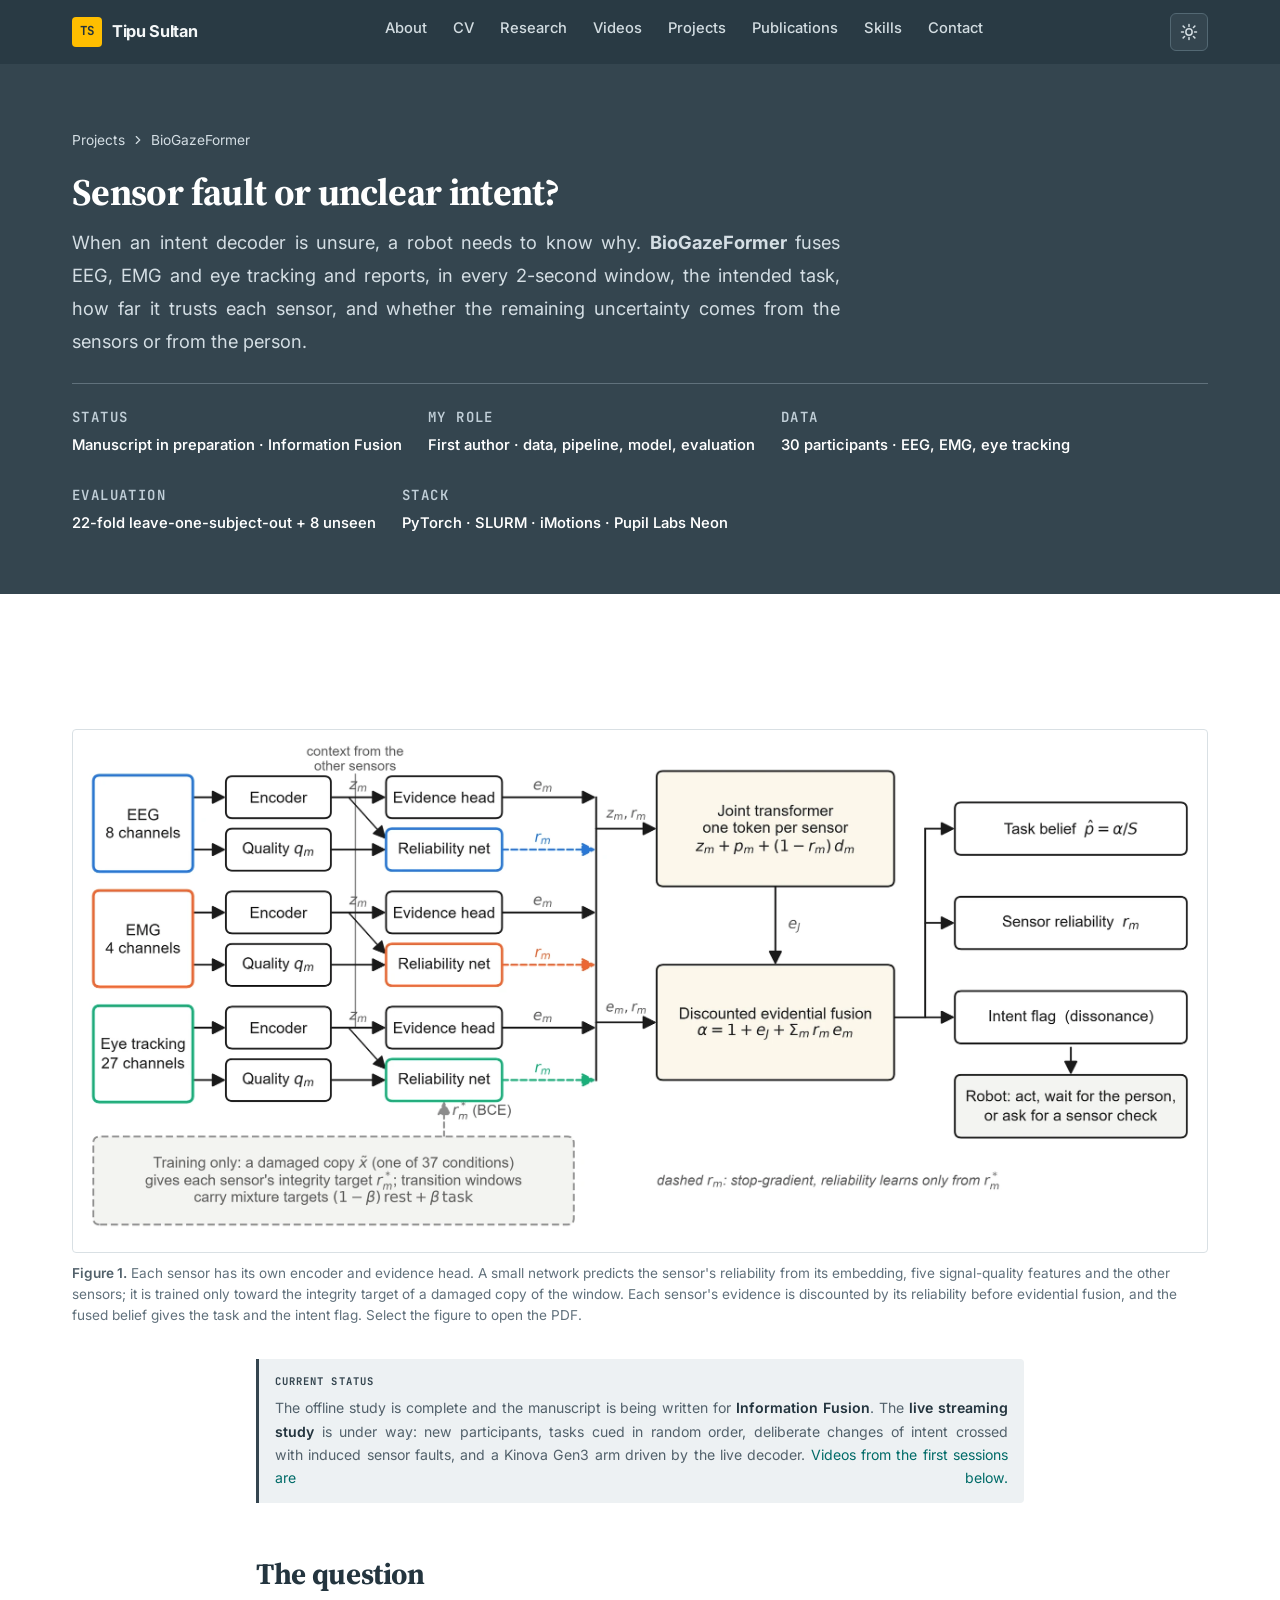
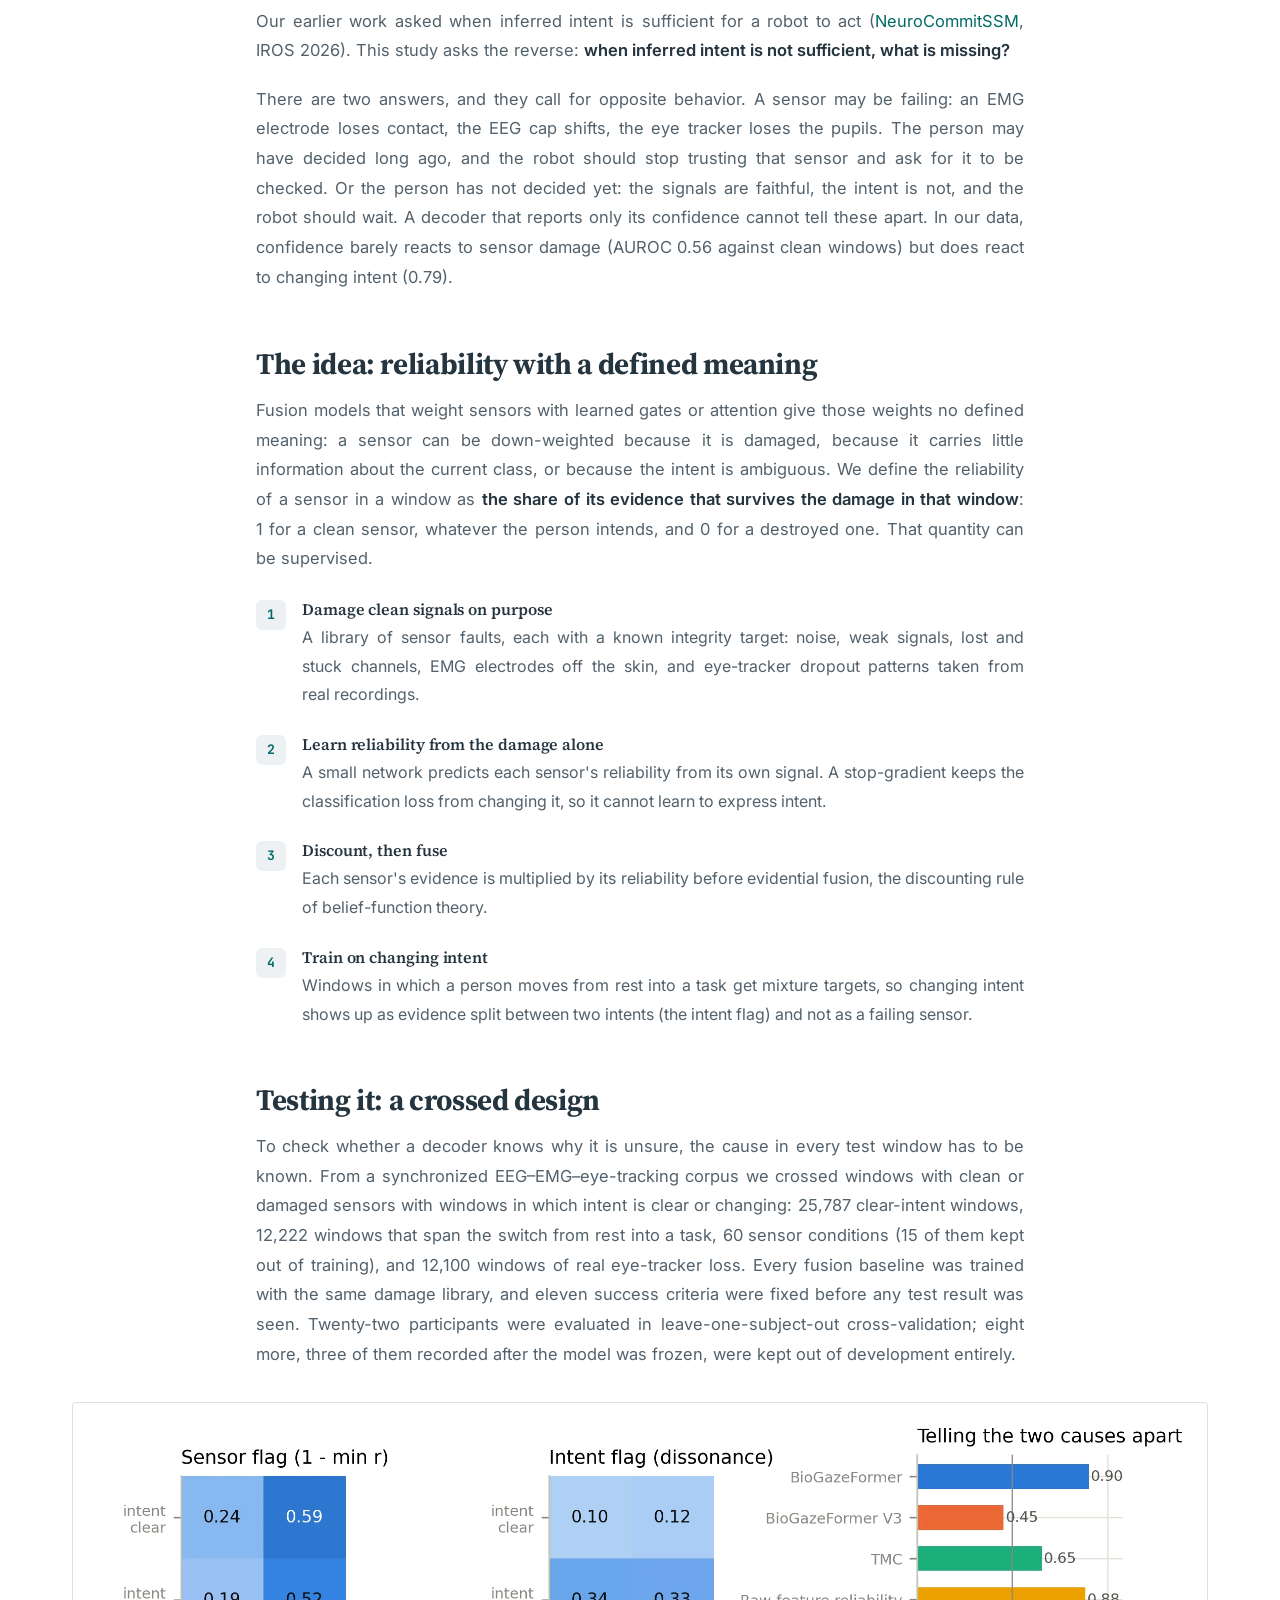
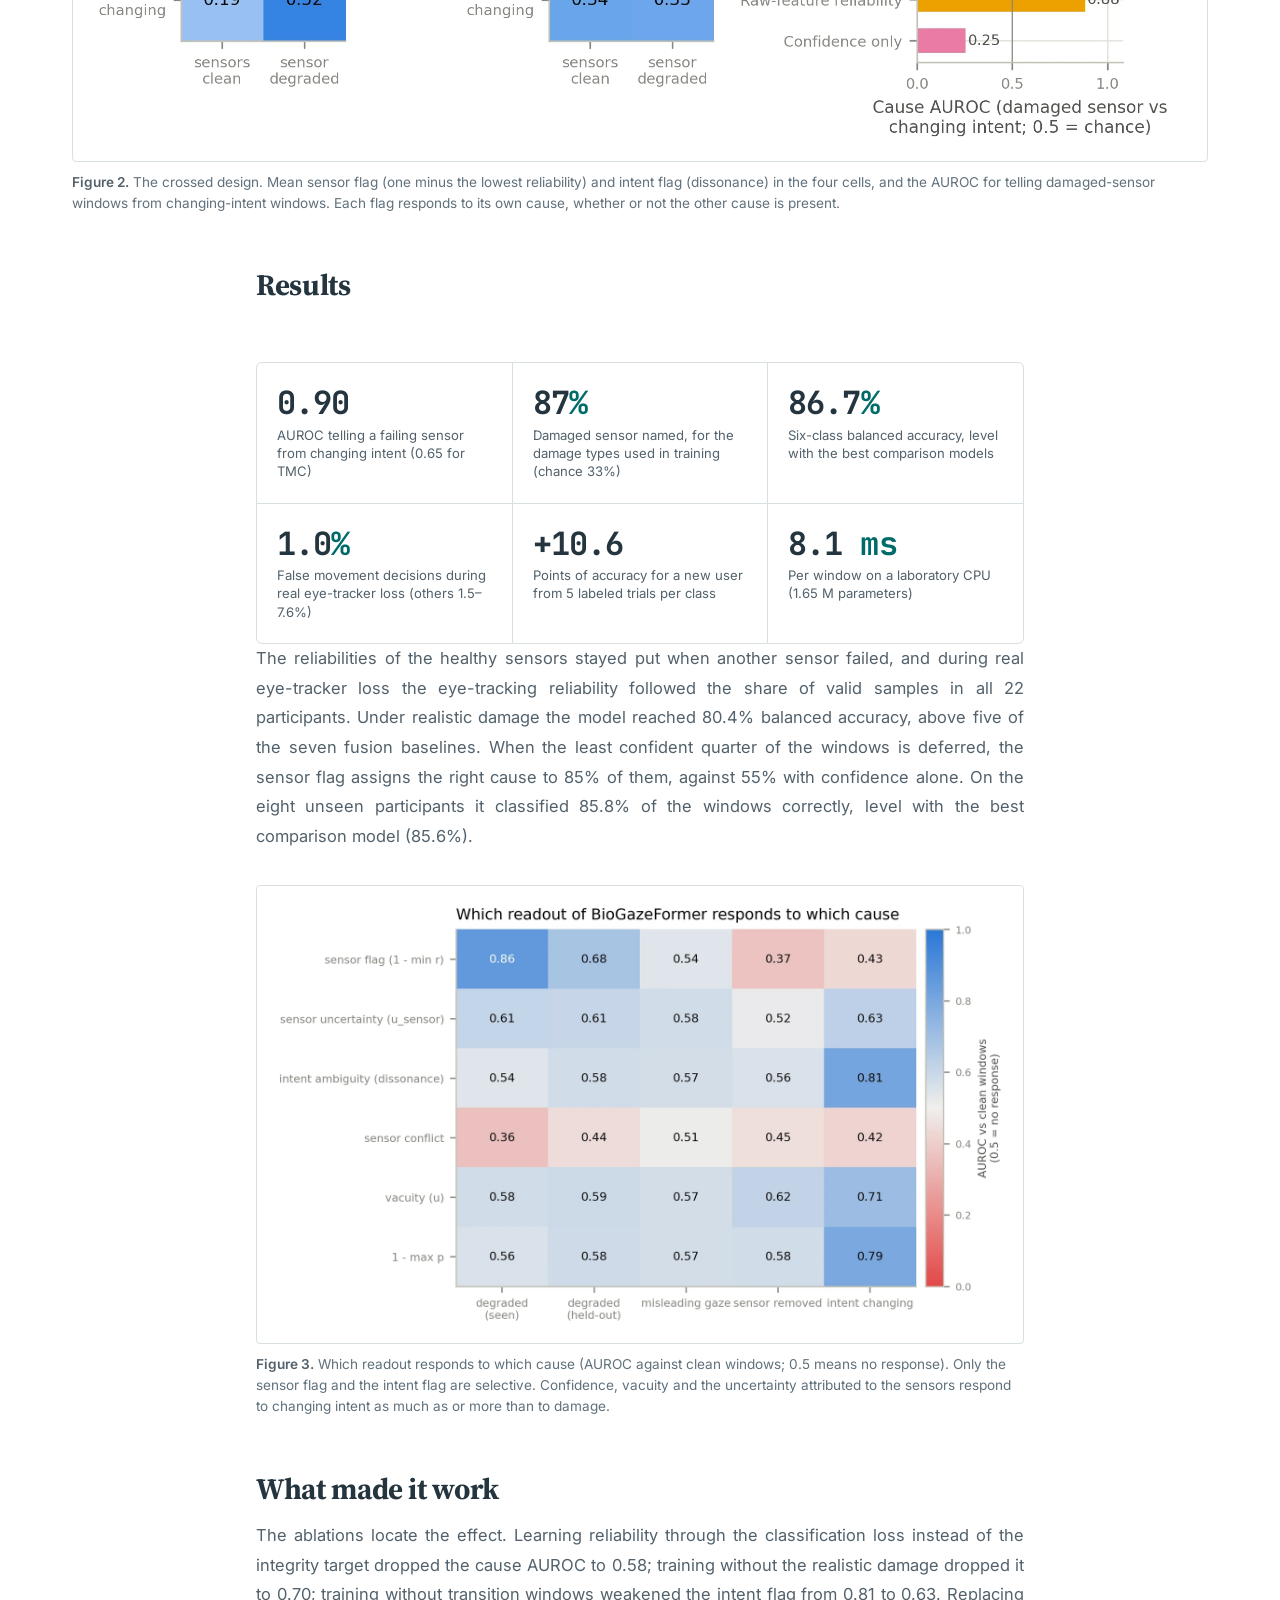
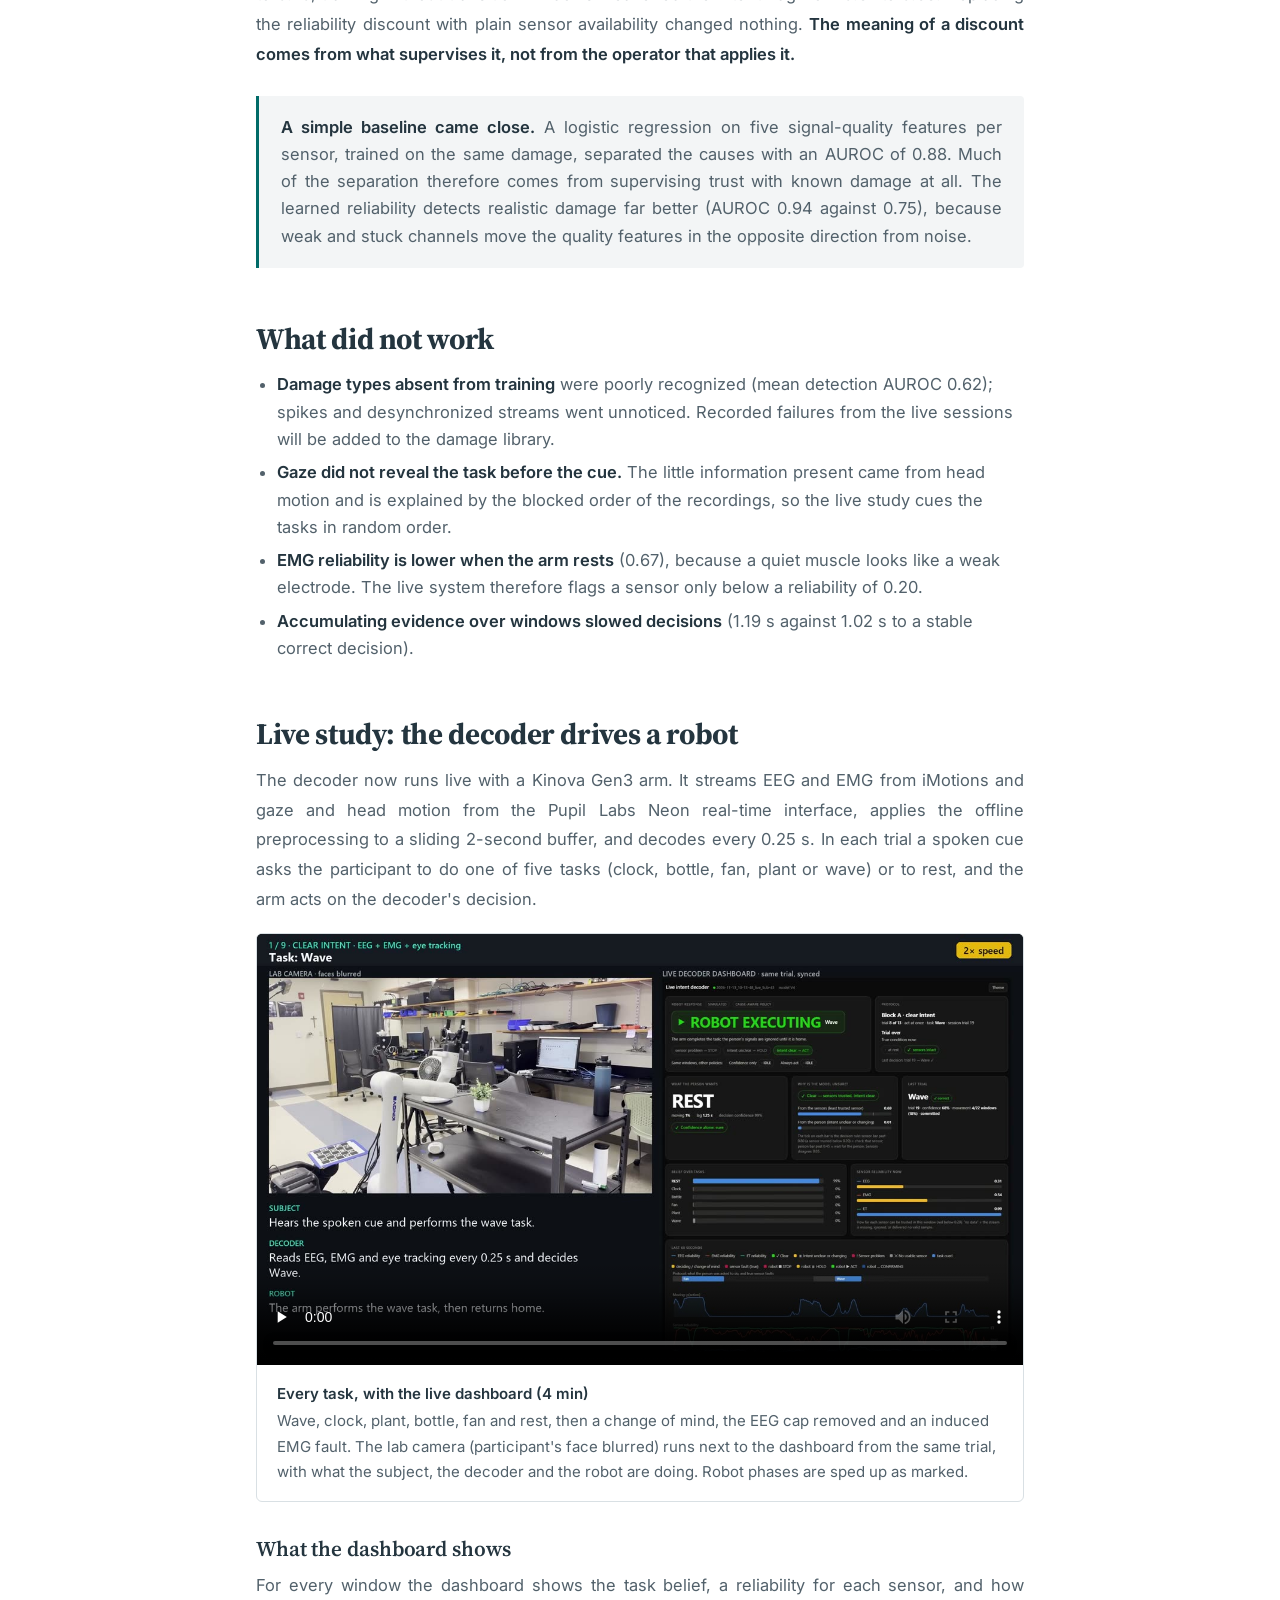
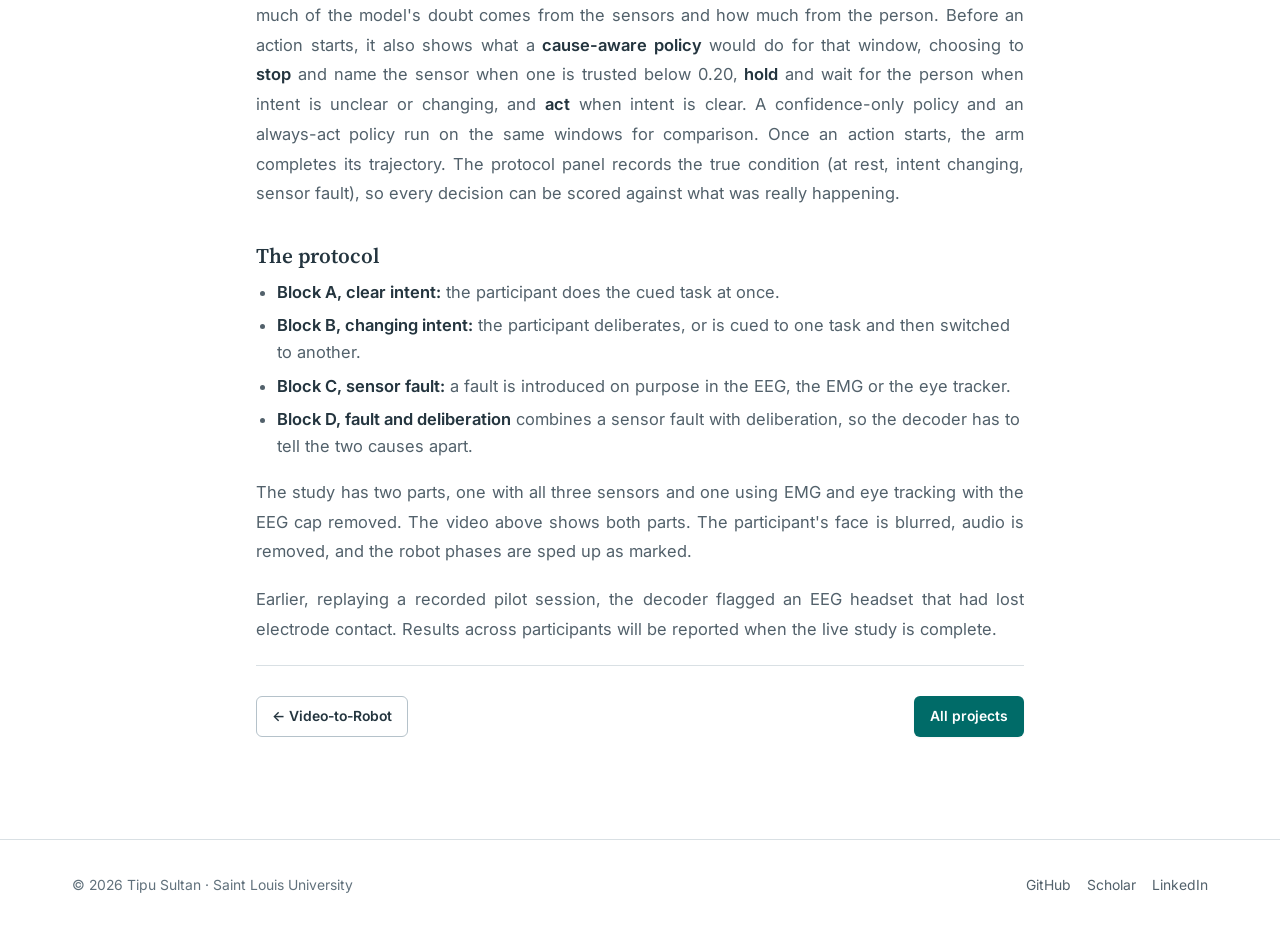
<file: projects/information-fusion.html>
<!DOCTYPE html>
<html lang="en">
<head>
<meta charset="utf-8">
<meta name="viewport" content="width=device-width, initial-scale=1">
<title>Sensor Fault or Unclear Intent? BioGazeFormer — Tipu Sultan</title>
<meta name="description" content="BioGazeFormer fuses EEG, EMG and eye tracking and tells a failing sensor from a person who has not decided yet (AUROC 0.90), by training each sensor's reliability toward the share of its evidence that survives damage.">
<link rel="canonical" href="https://tipusultan199.github.io/projects/information-fusion.html">
<meta property="og:type" content="article">
<meta property="og:title" content="Sensor fault or unclear intent? BioGazeFormer">
<meta property="og:description" content="Reliability with a defined meaning lets an intent decoder say why it is unsure: a failing sensor or changing intent (AUROC 0.90 on 22 people).">
<meta property="og:url" content="https://tipusultan199.github.io/projects/information-fusion.html">
<meta property="og:image" content="https://tipusultan199.github.io/assets/img/social/tipu-sultan-og.jpg">
<meta property="og:image:alt" content="Tipu Sultan with a Kinova robot, EEG and eye-tracking equipment in the MechaRithm Lab.">
<meta property="og:image:width" content="1200">
<meta property="og:image:height" content="630">
<meta name="twitter:card" content="summary_large_image">
<meta name="twitter:title" content="Sensor fault or unclear intent? BioGazeFormer — Tipu Sultan">
<meta name="twitter:description" content="EEG, EMG and eye-tracking fusion that tells a failing sensor from changing intent.">
<meta name="twitter:image" content="https://tipusultan199.github.io/assets/img/social/tipu-sultan-og.jpg">
<link rel="icon" href="data:image/svg+xml,%3Csvg xmlns='http://www.w3.org/2000/svg' viewBox='0 0 64 64'%3E%3Crect width='64' height='64' rx='14' fill='%2334454f'/%3E%3Ctext x='32' y='43' font-family='monospace' font-size='30' font-weight='700' fill='%23ffbe00' text-anchor='middle'%3ETS%3C/text%3E%3C/svg%3E">

<script>
  (function () {
    try {
      var t = localStorage.getItem("theme");
      if (t === "light" || t === "dark") document.documentElement.setAttribute("data-theme", t);
    } catch (e) {}
  })();
</script>

<link rel="preconnect" href="https://fonts.googleapis.com">
<link rel="preconnect" href="https://fonts.gstatic.com" crossorigin>
<link rel="stylesheet" href="https://fonts.googleapis.com/css2?family=Inter:wght@400;500;600;700&amp;family=JetBrains+Mono:wght@400;500;600;700&amp;family=Source+Serif+4:wght@400;600;700&amp;display=swap">
<link rel="stylesheet" href="../assets/css/styles.css">
</head>
<body>

<a class="skip-link" href="#main">Skip to content</a>

<header class="site-header">
  <nav class="wrap nav" aria-label="Primary">
    <a class="brand" href="../index.html">
      <span class="brand-mark" aria-hidden="true">TS</span>
      <span>Tipu Sultan</span>
    </a>
    <ul class="nav-links" id="nav-links">
      <li><a href="../index.html#top">About</a></li>
      <li><a href="../index.html#cv">CV</a></li>
      <li><a href="../index.html#research">Research</a></li>
      <li><a href="../index.html#videos">Videos</a></li>
      <li><a href="../index.html#projects">Projects</a></li>
      <li><a href="../index.html#publications">Publications</a></li>
      <li><a href="../index.html#skills">Skills</a></li>
      <li><a href="../index.html#contact">Contact</a></li>
    </ul>
    <div class="nav-actions">
      <button class="icon-btn theme-toggle" type="button" aria-label="Switch colour theme">
        <svg class="sun" viewBox="0 0 24 24" fill="none" stroke="currentColor" stroke-width="2" stroke-linecap="round" aria-hidden="true"><circle cx="12" cy="12" r="4.2"/><path d="M12 2v2.6M12 19.4V22M4.2 4.2l1.9 1.9M17.9 17.9l1.9 1.9M2 12h2.6M19.4 12H22M4.2 19.8l1.9-1.9M17.9 6.1l1.9-1.9"/></svg>
        <svg class="moon" viewBox="0 0 24 24" fill="none" stroke="currentColor" stroke-width="2" stroke-linecap="round" stroke-linejoin="round" aria-hidden="true"><path d="M21 12.8A9 9 0 1 1 11.2 3a7 7 0 0 0 9.8 9.8Z"/></svg>
      </button>
      <button class="icon-btn nav-toggle" type="button" aria-label="Toggle menu" aria-expanded="false" aria-controls="nav-links">
        <svg viewBox="0 0 24 24" fill="none" stroke="currentColor" stroke-width="2" stroke-linecap="round" aria-hidden="true"><path d="M3 6h18M3 12h18M3 18h18"/></svg>
      </button>
    </div>
  </nav>
</header>

<main id="main">

<section class="page-hero">
  <div class="wrap">
    <div class="breadcrumb">
      <a href="../index.html#projects">Projects</a>
      <svg viewBox="0 0 24 24" fill="none" stroke="currentColor" stroke-width="2" stroke-linecap="round" aria-hidden="true"><path d="m9 6 6 6-6 6"/></svg>
      <span>BioGazeFormer</span>
    </div>

    <h1>Sensor fault or unclear intent?</h1>
    <p class="page-lede">
      When an intent decoder is unsure, a robot needs to know why. <strong>BioGazeFormer</strong> fuses
      EEG, EMG and eye tracking and reports, in every 2-second window, the intended task, how far it
      trusts each sensor, and whether the remaining uncertainty comes from the sensors or from the person.
    </p>

    <dl class="meta-row">
      <div class="meta-item"><dt>Status</dt><dd>Manuscript in preparation · Information Fusion</dd></div>
      <div class="meta-item"><dt>My role</dt><dd>First author · data, pipeline, model, evaluation</dd></div>
      <div class="meta-item"><dt>Data</dt><dd>30 participants · EEG, EMG, eye tracking</dd></div>
      <div class="meta-item"><dt>Evaluation</dt><dd>22-fold leave-one-subject-out + 8 unseen</dd></div>
      <div class="meta-item"><dt>Stack</dt><dd>PyTorch · SLURM · iMotions · Pupil Labs Neon</dd></div>
    </dl>
  </div>
</section>

<section>
  <div class="wrap">
    <div class="prose">

      <figure class="fig wide">
        <div class="architecture-scroll">
          <a href="../assets/docs/BioGazeFormer-Architecture-V4.pdf" title="Open the full-resolution architecture PDF">
            <img src="../assets/img/figures/biogazeformer-v4-architecture.webp" width="2400" height="1081" loading="lazy"
               alt="BioGazeFormer architecture: for EEG, EMG and eye tracking, an encoder, five quality features, an evidence head and a reliability network; a joint transformer over one token per sensor; discounted evidential fusion; outputs are the task belief, the sensor reliabilities and the intent flag, which a robot uses to act, wait for the person, or ask for a sensor check.">
          </a>
        </div>
        <figcaption><b>Figure 1.</b> Each sensor has its own encoder and evidence head. A small network predicts the sensor's reliability from its embedding, five signal-quality features and the other sensors; it is trained only toward the integrity target of a damaged copy of the window. Each sensor's evidence is discounted by its reliability before evidential fusion, and the fused belief gives the task and the intent flag. Select the figure to open the PDF.</figcaption>
      </figure>

      <div class="project-now">
        <b>Current status</b>
        <p>
          The offline study is complete and the manuscript is being written for <strong>Information Fusion</strong>.
          The <strong>live streaming study</strong> is under way: new participants, tasks cued in random order, deliberate
          changes of intent crossed with induced sensor faults, and a Kinova Gen3 arm driven by the live decoder.
          <a href="#live-study">Videos from the first sessions are below.</a>
        </p>
      </div>

      <h2>The question</h2>
      <p>
        Our earlier work asked when inferred intent is sufficient for a robot to act
        (<a href="neurocommitssm.html">NeuroCommitSSM</a>, IROS 2026). This study asks the reverse:
        <strong>when inferred intent is not sufficient, what is missing?</strong>
      </p>
      <p>
        There are two answers, and they call for opposite behavior. A sensor may be failing: an EMG electrode
        loses contact, the EEG cap shifts, the eye tracker loses the pupils. The person may have decided long
        ago, and the robot should stop trusting that sensor and ask for it to be checked. Or the person has not
        decided yet: the signals are faithful, the intent is not, and the robot should wait. A decoder that
        reports only its confidence cannot tell these apart. In our data, confidence barely reacts to sensor
        damage (AUROC 0.56 against clean windows) but does react to changing intent (0.79).
      </p>

      <h2>The idea: reliability with a defined meaning</h2>
      <p>
        Fusion models that weight sensors with learned gates or attention give those weights no defined
        meaning: a sensor can be down-weighted because it is damaged, because it carries little information
        about the current class, or because the intent is ambiguous. We define the reliability of a sensor in a
        window as <strong>the share of its evidence that survives the damage in that window</strong>: 1 for a
        clean sensor, whatever the person intends, and 0 for a destroyed one. That quantity can be supervised.
      </p>
      <ol class="step-list">
        <li><h3>Damage clean signals on purpose</h3><p>A library of sensor faults, each with a known integrity target: noise, weak signals, lost and stuck channels, EMG electrodes off the skin, and eye-tracker dropout patterns taken from real recordings.</p></li>
        <li><h3>Learn reliability from the damage alone</h3><p>A small network predicts each sensor's reliability from its own signal. A stop-gradient keeps the classification loss from changing it, so it cannot learn to express intent.</p></li>
        <li><h3>Discount, then fuse</h3><p>Each sensor's evidence is multiplied by its reliability before evidential fusion, the discounting rule of belief-function theory.</p></li>
        <li><h3>Train on changing intent</h3><p>Windows in which a person moves from rest into a task get mixture targets, so changing intent shows up as evidence split between two intents (the intent flag) and not as a failing sensor.</p></li>
      </ol>

      <h2>Testing it: a crossed design</h2>
      <p>
        To check whether a decoder knows why it is unsure, the cause in every test window has to be known. From
        a synchronized EEG–EMG–eye-tracking corpus we crossed windows with clean or damaged sensors with windows
        in which intent is clear or changing: 25,787 clear-intent windows, 12,222 windows that span the switch from
        rest into a task, 60 sensor conditions (15 of them kept out of training), and 12,100 windows of real
        eye-tracker loss. Every fusion baseline was trained with the same damage library, and eleven success
        criteria were fixed before any test result was seen. Twenty-two participants were evaluated in
        leave-one-subject-out cross-validation; eight more, three of them recorded after the model was frozen,
        were kept out of development entirely.
      </p>

      <figure class="fig wide">
        <img src="../assets/img/figures/biogazeformer-cause-separation.webp" width="2204" height="667" loading="lazy"
             alt="Left: the sensor flag is 0.24 and 0.19 with clean sensors and 0.59 and 0.52 with a degraded sensor. Middle: the intent flag is 0.10 and 0.12 with clear intent and 0.34 and 0.33 with changing intent. Right: AUROC for telling a damaged sensor from changing intent: BioGazeFormer 0.90, raw-feature reliability 0.88, TMC 0.65, BioGazeFormer V3 0.45, confidence only 0.25.">
        <figcaption><b>Figure 2.</b> The crossed design. Mean sensor flag (one minus the lowest reliability) and intent flag (dissonance) in the four cells, and the AUROC for telling damaged-sensor windows from changing-intent windows. Each flag responds to its own cause, whether or not the other cause is present.</figcaption>
      </figure>

      <h2>Results</h2>
      <div class="metrics" style="grid-template-columns: repeat(auto-fit, minmax(240px, 1fr));">
        <div class="metric"><div class="metric-value">0.90</div><div class="metric-label">AUROC telling a failing sensor from changing intent (0.65 for TMC)</div></div>
        <div class="metric"><div class="metric-value">87<span class="unit">%</span></div><div class="metric-label">Damaged sensor named, for the damage types used in training (chance 33%)</div></div>
        <div class="metric"><div class="metric-value">86.7<span class="unit">%</span></div><div class="metric-label">Six-class balanced accuracy, level with the best comparison models</div></div>
        <div class="metric"><div class="metric-value">1.0<span class="unit">%</span></div><div class="metric-label">False movement decisions during real eye-tracker loss (others 1.5–7.6%)</div></div>
        <div class="metric"><div class="metric-value">+10.6</div><div class="metric-label">Points of accuracy for a new user from 5 labeled trials per class</div></div>
        <div class="metric"><div class="metric-value">8.1<span class="unit"> ms</span></div><div class="metric-label">Per window on a laboratory CPU (1.65 M parameters)</div></div>
      </div>
      <p>
        The reliabilities of the healthy sensors stayed put when another sensor failed, and during real
        eye-tracker loss the eye-tracking reliability followed the share of valid samples in all 22 participants.
        Under realistic damage the model reached 80.4% balanced accuracy, above five of the seven fusion
        baselines. When the least confident quarter of the windows is deferred, the sensor flag assigns the right
        cause to 85% of them, against 55% with confidence alone. On the eight unseen participants it classified
        85.8% of the windows correctly, level with the best comparison model (85.6%).
      </p>

      <figure class="fig">
        <img src="../assets/img/figures/biogazeformer-readout-selectivity.webp" width="1600" height="938" loading="lazy"
             alt="Heat map of AUROC against clean windows for six readouts and five causes. The sensor flag responds to seen damage (0.86) and held-out damage (0.68) but not to changing intent (0.43). The intent flag responds to changing intent (0.81) but little to damage (0.54 to 0.58). Confidence, vacuity and sensor uncertainty respond mainly to changing intent.">
        <figcaption><b>Figure 3.</b> Which readout responds to which cause (AUROC against clean windows; 0.5 means no response). Only the sensor flag and the intent flag are selective. Confidence, vacuity and the uncertainty attributed to the sensors respond to changing intent as much as or more than to damage.</figcaption>
      </figure>

      <h2>What made it work</h2>
      <p>
        The ablations locate the effect. Learning reliability through the classification loss instead of the
        integrity target dropped the cause AUROC to 0.58; training without the realistic damage dropped it to
        0.70; training without transition windows weakened the intent flag from 0.81 to 0.63. Replacing the
        reliability discount with plain sensor availability changed nothing. <strong>The meaning of a discount
        comes from what supervises it, not from the operator that applies it.</strong>
      </p>
      <div class="callout">
        <p>
          <strong>A simple baseline came close.</strong> A logistic regression on five signal-quality features per
          sensor, trained on the same damage, separated the causes with an AUROC of 0.88. Much of the separation
          therefore comes from supervising trust with known damage at all. The learned reliability detects
          realistic damage far better (AUROC 0.94 against 0.75), because weak and stuck channels move the quality
          features in the opposite direction from noise.
        </p>
      </div>

      <h2>What did not work</h2>
      <ul>
        <li><strong>Damage types absent from training</strong> were poorly recognized (mean detection AUROC 0.62); spikes and desynchronized streams went unnoticed. Recorded failures from the live sessions will be added to the damage library.</li>
        <li><strong>Gaze did not reveal the task before the cue.</strong> The little information present came from head motion and is explained by the blocked order of the recordings, so the live study cues the tasks in random order.</li>
        <li><strong>EMG reliability is lower when the arm rests</strong> (0.67), because a quiet muscle looks like a weak electrode. The live system therefore flags a sensor only below a reliability of 0.20.</li>
        <li><strong>Accumulating evidence over windows slowed decisions</strong> (1.19 s against 1.02 s to a stable correct decision).</li>
      </ul>

      <h2 id="live-study">Live study: the decoder drives a robot</h2>
      <p>
        The decoder now runs live with a Kinova Gen3 arm. It streams EEG and EMG from iMotions and gaze and head
        motion from the Pupil Labs Neon real-time interface, applies the offline preprocessing to a sliding
        2-second buffer, and decodes every 0.25 s. In each trial a spoken cue asks the participant to do one of
        five tasks (clock, bottle, fan, plant or wave) or to rest, and the arm acts on the decoder's decision.
      </p>

      <figure class="video-card" style="margin:0 0 1.5em">
        <video controls playsinline preload="none" poster="../assets/img/posters/live-study-full.jpg?v=20261118-6" width="1920" height="1080" aria-label="BioGazeFormer live study: every task with the lab camera and the synced live dashboard">
          <source src="../assets/video/biogazeformer/live-study-full.mp4?v=20261118-6" type="video/mp4">
          Your browser cannot play this video. <a href="../assets/video/biogazeformer/live-study-full.mp4?v=20261118-6">Download it instead.</a>
        </video>
        <figcaption class="video-caption">
          <b>Every task, with the live dashboard (4 min)</b>
          Wave, clock, plant, bottle, fan and rest, then a change of mind, the EEG cap removed and an induced EMG
          fault. The lab camera (participant's face blurred) runs next to the dashboard from the same trial, with what the
          subject, the decoder and the robot are doing. Robot phases are sped up as marked.
        </figcaption>
      </figure>

      <h3>What the dashboard shows</h3>
      <p>
        For every window the dashboard shows the task belief, a reliability for each sensor, and how much of the
        model's doubt comes from the sensors and how much from the person. Before an action starts, it also shows what a
        <strong>cause-aware policy</strong> would do for that window, choosing to <strong>stop</strong> and name the sensor when
        one is trusted below 0.20, <strong>hold</strong> and wait for the person when intent is unclear or
        changing, and <strong>act</strong> when intent is clear. A confidence-only policy and an always-act policy
        run on the same windows for comparison. Once an action starts, the arm completes its trajectory. The protocol panel records the true condition (at rest, intent
        changing, sensor fault), so every decision can be scored against what was really happening.
      </p>

      <h3>The protocol</h3>
      <ul>
        <li><strong>Block A, clear intent:</strong> the participant does the cued task at once.</li>
        <li><strong>Block B, changing intent:</strong> the participant deliberates, or is cued to one task and then switched to another.</li>
        <li><strong>Block C, sensor fault:</strong> a fault is introduced on purpose in the EEG, the EMG or the eye tracker.</li>
        <li><strong>Block D, fault and deliberation</strong> combines a sensor fault with deliberation, so the decoder has to tell the two causes apart.</li>
      </ul>
      <p>
        The study has two parts, one with all three sensors and one using EMG and eye tracking with the EEG cap
        removed. The video above shows both parts. The participant's face is blurred, audio is removed,
        and the robot phases are sped up as marked.
      </p>

      <p>
        Earlier, replaying a recorded pilot session, the decoder flagged an EEG headset that had lost electrode
        contact. Results across participants will be reported when the live study is complete.
      </p>

      <div class="next-nav">
        <a class="btn btn-ghost btn-sm" href="video-to-robot.html">← Video-to-Robot</a>
        <a class="btn btn-primary btn-sm" href="../index.html#projects">All projects</a>
      </div>
    </div>
  </div>
</section>

</main>

<footer class="site-footer">
  <div class="wrap footer-inner">
    <div>© <span id="year">2026</span> Tipu Sultan · Saint Louis University</div>
    <nav class="footer-links" aria-label="Footer">
      <a href="https://github.com/Tipusultan199" rel="noopener">GitHub</a>
      <a href="https://scholar.google.com/citations?user=QmYyXBIAAAAJ&amp;hl=en" rel="noopener">Scholar</a>
      <a href="https://www.linkedin.com/in/tipu-sultan-2633a91b4/" rel="noopener">LinkedIn</a>
    </nav>
  </div>
</footer>

<script src="../assets/js/site.js" defer></script>
</body>
</html>
</file>
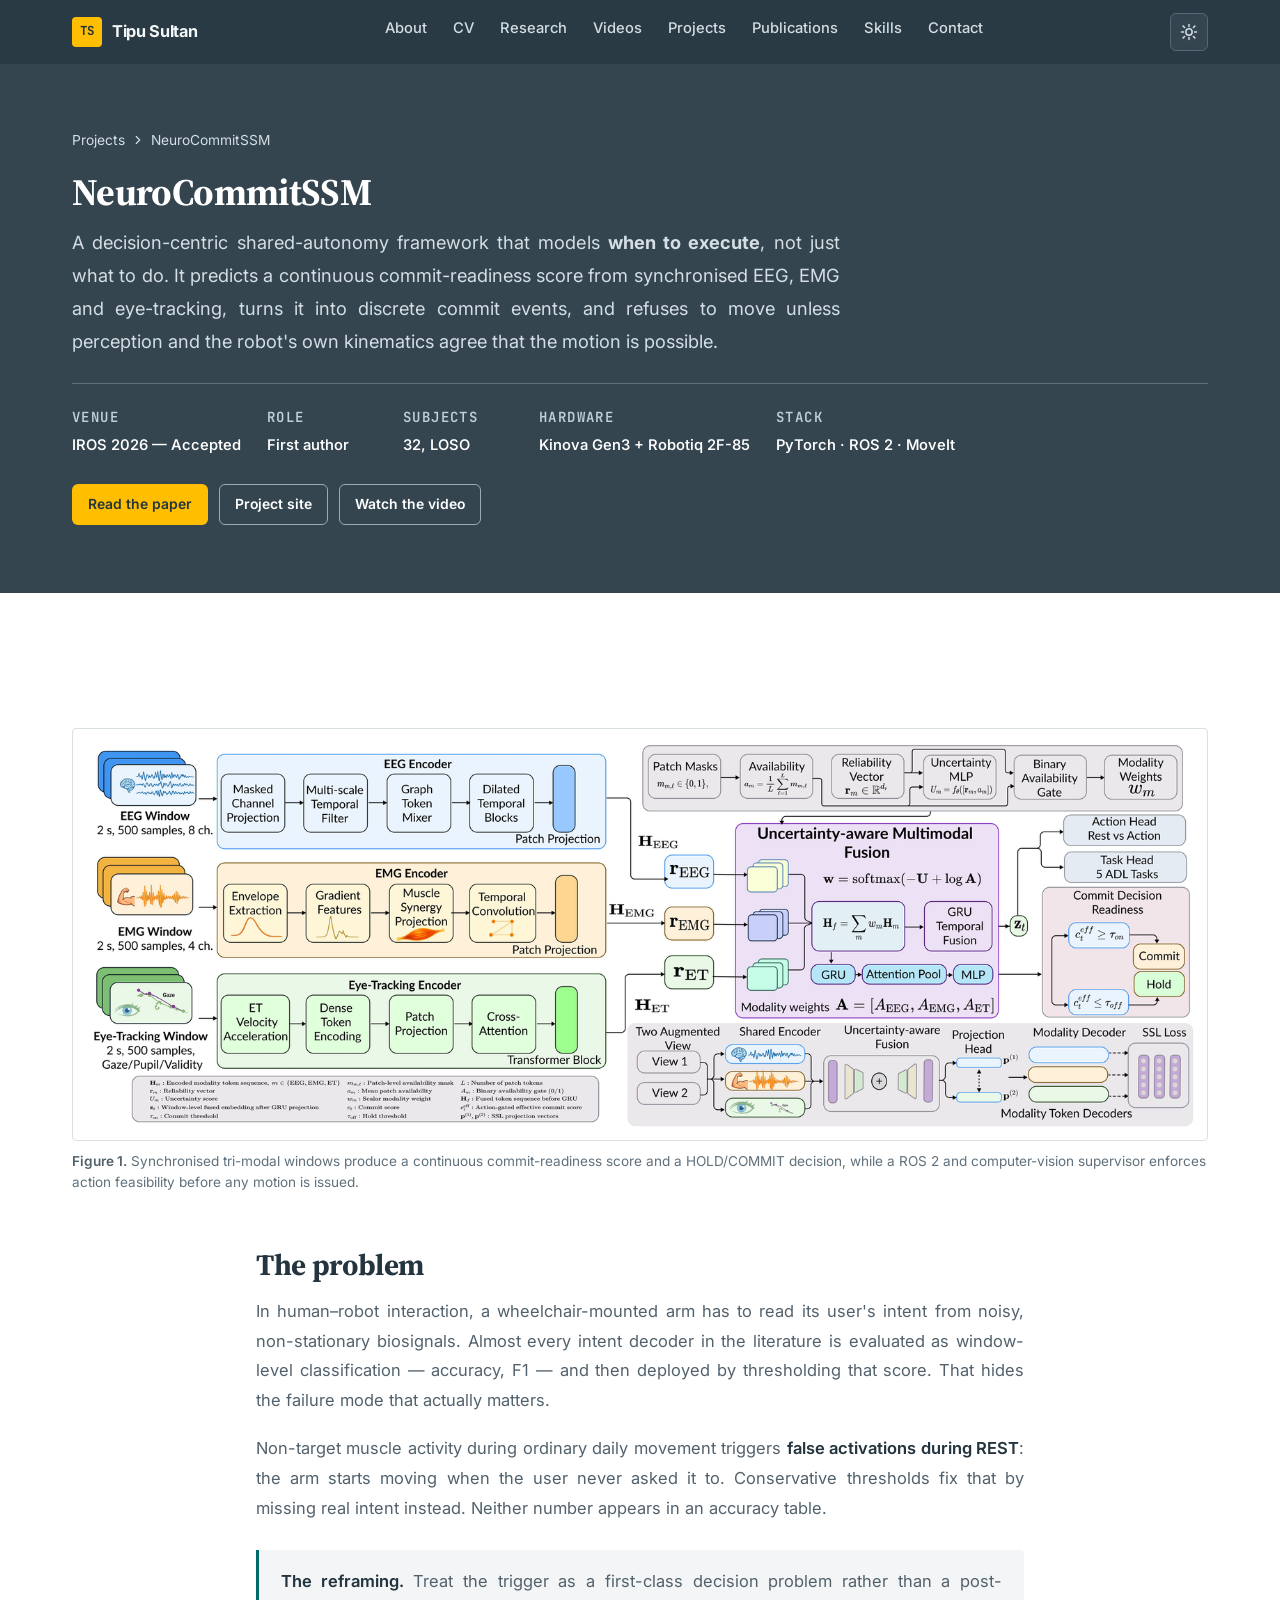
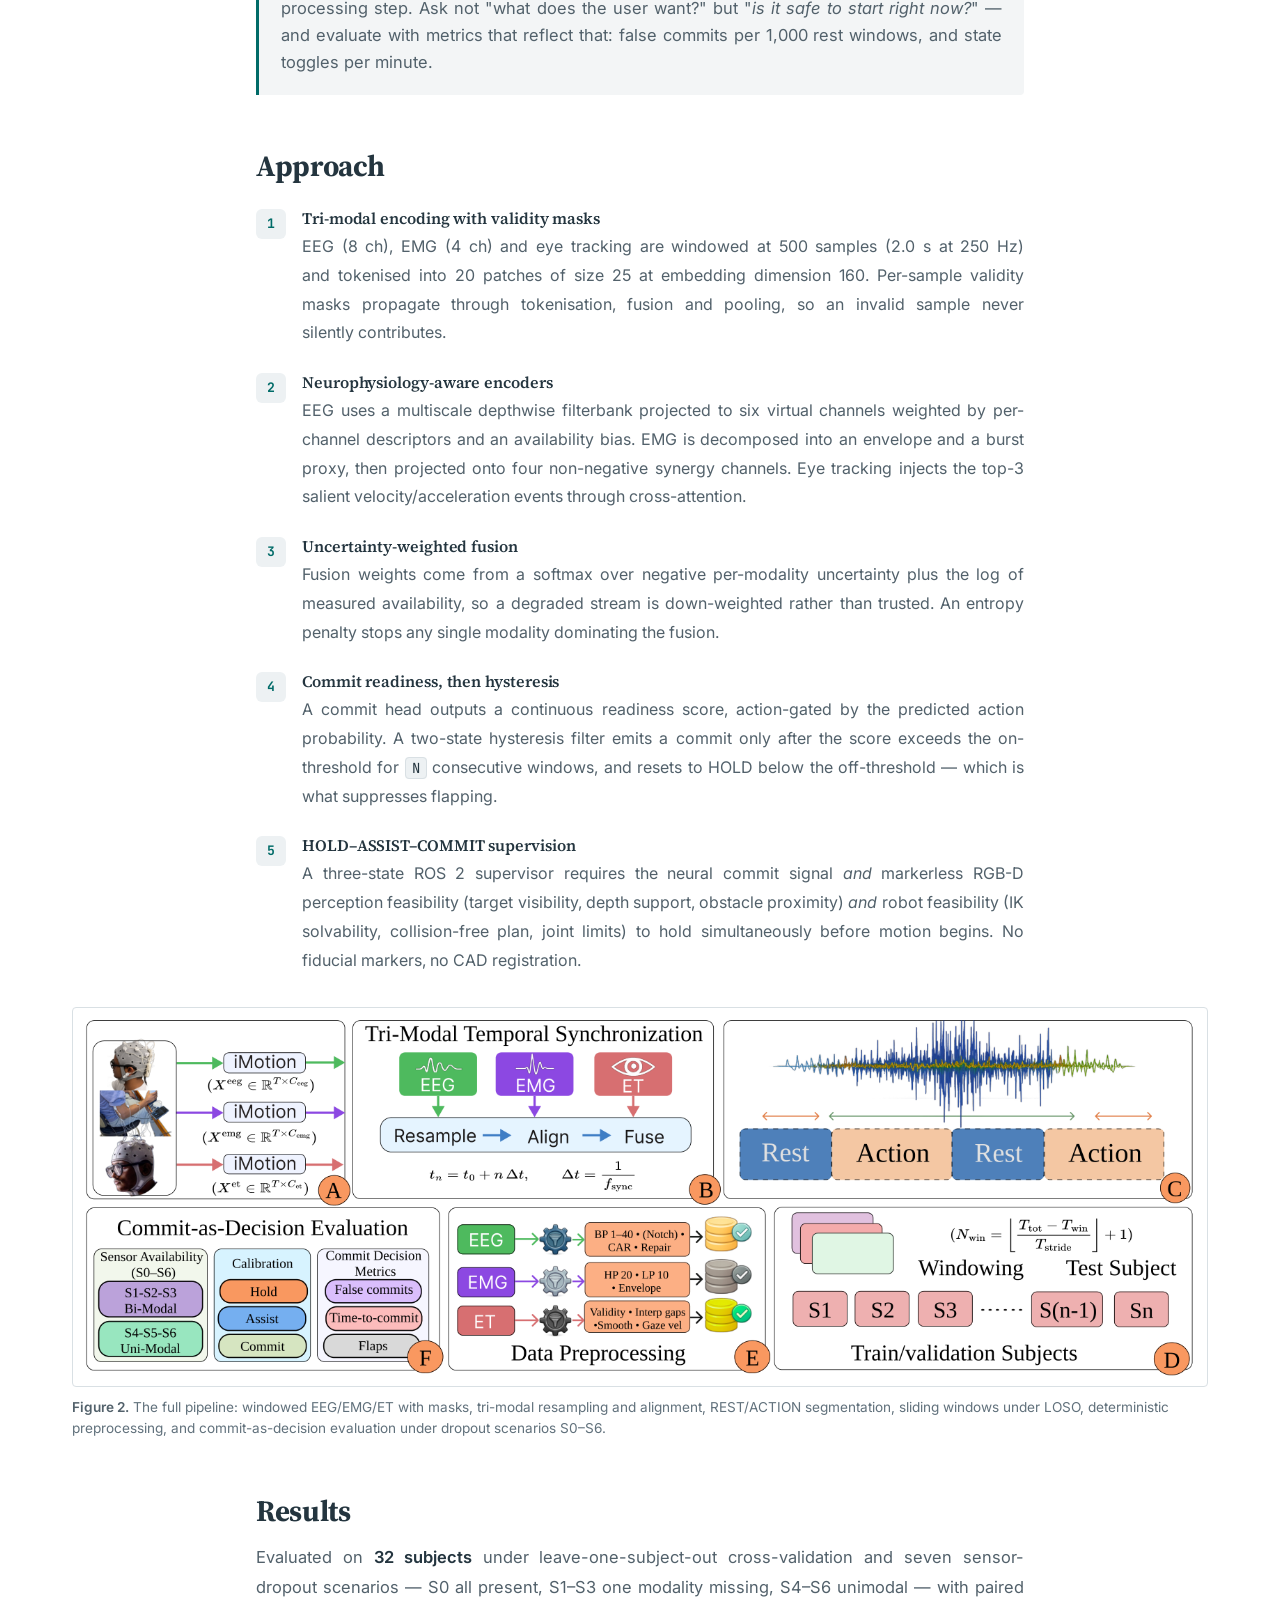
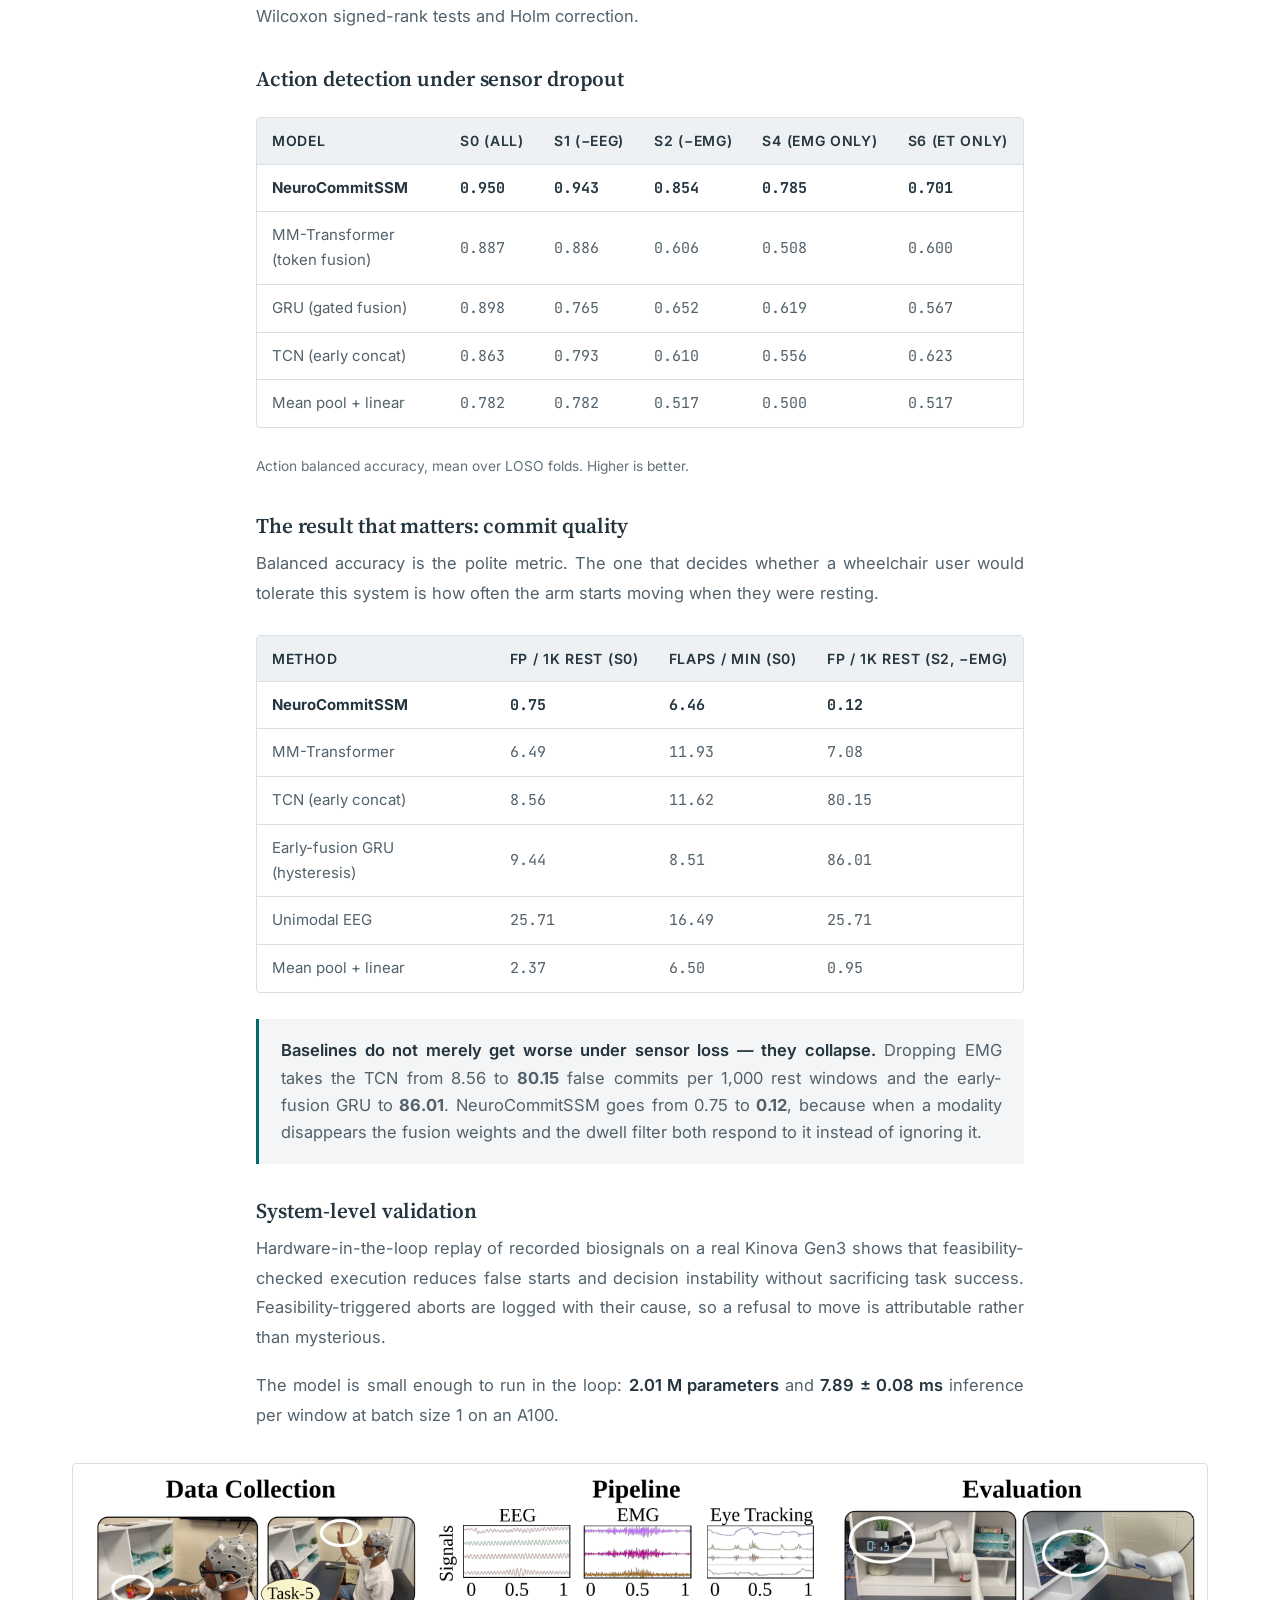
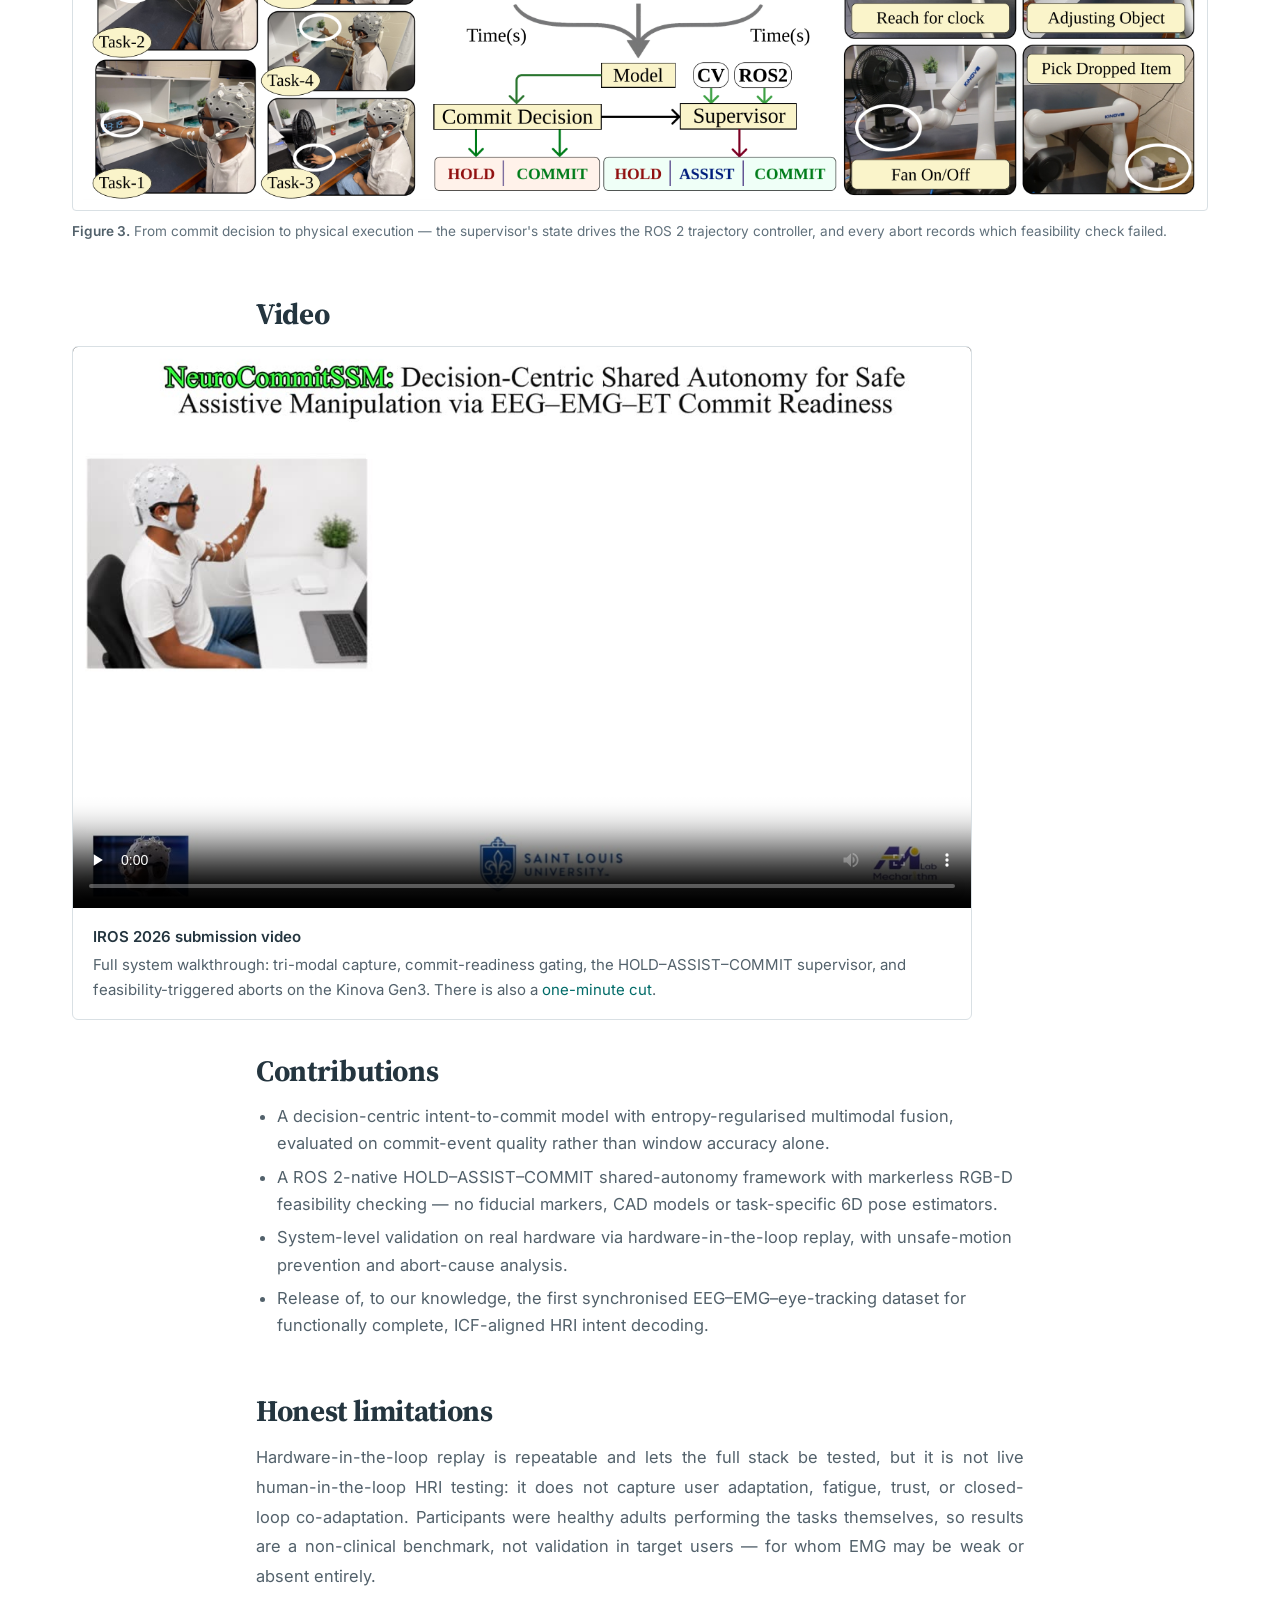
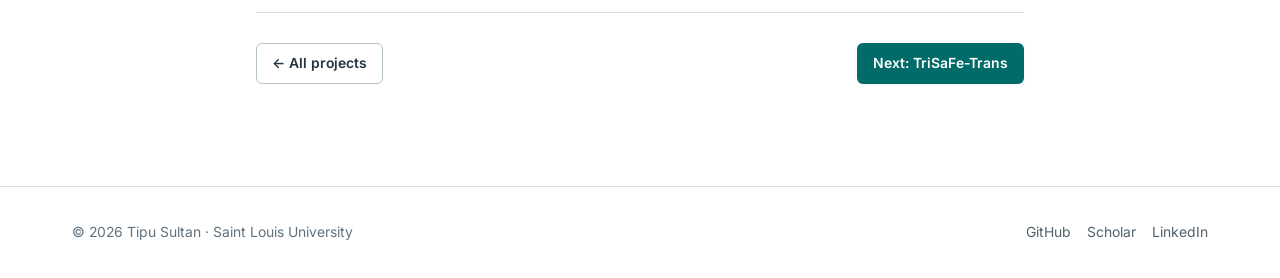
<file: projects/neurocommitssm.html>
<!DOCTYPE html>
<html lang="en">
<head>
<meta charset="utf-8">
<meta name="viewport" content="width=device-width, initial-scale=1">
<title>NeuroCommitSSM — Tipu Sultan</title>
<meta name="description" content="A decision-centric shared-autonomy framework that predicts when it is safe to commit, combining EEG–EMG–eye-tracking commit readiness with ROS 2 feasibility gating on a Kinova Gen3. IROS 2026.">
<link rel="canonical" href="https://tipusultan199.github.io/projects/neurocommitssm.html">
<meta property="og:type" content="article">
<meta property="og:title" content="NeuroCommitSSM — commit-as-decision readiness for human–robot interaction">
<meta property="og:description" content="0.950 action balanced accuracy with 0.75 false commits per 1,000 rest windows, across 32 subjects and seven sensor-dropout scenarios.">
<meta property="og:url" content="https://tipusultan199.github.io/projects/neurocommitssm.html">
<meta property="og:image" content="https://tipusultan199.github.io/assets/img/figures/iros-teaser.png">
<meta property="og:image:alt" content="NeuroCommitSSM overview showing EEG, EMG and eye tracking gating a Kinova Gen3 in an HRI task.">
<meta property="og:image:width" content="1600">
<meta property="og:image:height" content="562">
<meta name="twitter:card" content="summary_large_image">
<meta name="twitter:title" content="NeuroCommitSSM — Tipu Sultan">
<meta name="twitter:description" content="Commit-ready shared autonomy with 0.75 false commits per 1,000 rest windows.">
<meta name="twitter:image" content="https://tipusultan199.github.io/assets/img/figures/iros-teaser.png">
<link rel="icon" href="data:image/svg+xml,%3Csvg xmlns='http://www.w3.org/2000/svg' viewBox='0 0 64 64'%3E%3Crect width='64' height='64' rx='14' fill='%2334454f'/%3E%3Ctext x='32' y='43' font-family='monospace' font-size='30' font-weight='700' fill='%23ffbe00' text-anchor='middle'%3ETS%3C/text%3E%3C/svg%3E">

<script>
  (function () {
    try {
      var t = localStorage.getItem("theme");
      if (t === "light" || t === "dark") document.documentElement.setAttribute("data-theme", t);
    } catch (e) {}
  })();
</script>

<link rel="preconnect" href="https://fonts.googleapis.com">
<link rel="preconnect" href="https://fonts.gstatic.com" crossorigin>
<link rel="stylesheet" href="https://fonts.googleapis.com/css2?family=Inter:wght@400;500;600;700&amp;family=JetBrains+Mono:wght@400;500;600;700&amp;family=Source+Serif+4:wght@400;600;700&amp;display=swap">
<link rel="stylesheet" href="../assets/css/styles.css">
</head>
<body>

<a class="skip-link" href="#main">Skip to content</a>

<header class="site-header">
  <nav class="wrap nav" aria-label="Primary">
    <a class="brand" href="../index.html">
      <span class="brand-mark" aria-hidden="true">TS</span>
      <span>Tipu Sultan</span>
    </a>
    <ul class="nav-links" id="nav-links">
      <li><a href="../index.html#top">About</a></li>
      <li><a href="../index.html#cv">CV</a></li>
      <li><a href="../index.html#research">Research</a></li>
      <li><a href="../index.html#videos">Videos</a></li>
      <li><a href="../index.html#projects">Projects</a></li>
      <li><a href="../index.html#publications">Publications</a></li>
      <li><a href="../index.html#skills">Skills</a></li>
      <li><a href="../index.html#contact">Contact</a></li>
    </ul>
    <div class="nav-actions">
      <button class="icon-btn theme-toggle" type="button" aria-label="Switch colour theme">
        <svg class="sun" viewBox="0 0 24 24" fill="none" stroke="currentColor" stroke-width="2" stroke-linecap="round" aria-hidden="true"><circle cx="12" cy="12" r="4.2"/><path d="M12 2v2.6M12 19.4V22M4.2 4.2l1.9 1.9M17.9 17.9l1.9 1.9M2 12h2.6M19.4 12H22M4.2 19.8l1.9-1.9M17.9 6.1l1.9-1.9"/></svg>
        <svg class="moon" viewBox="0 0 24 24" fill="none" stroke="currentColor" stroke-width="2" stroke-linecap="round" stroke-linejoin="round" aria-hidden="true"><path d="M21 12.8A9 9 0 1 1 11.2 3a7 7 0 0 0 9.8 9.8Z"/></svg>
      </button>
      <button class="icon-btn nav-toggle" type="button" aria-label="Toggle menu" aria-expanded="false" aria-controls="nav-links">
        <svg viewBox="0 0 24 24" fill="none" stroke="currentColor" stroke-width="2" stroke-linecap="round" aria-hidden="true"><path d="M3 6h18M3 12h18M3 18h18"/></svg>
      </button>
    </div>
  </nav>
</header>

<main id="main">

<section class="page-hero">
  <div class="wrap">
    <div class="breadcrumb">
      <a href="../index.html#projects">Projects</a>
      <svg viewBox="0 0 24 24" fill="none" stroke="currentColor" stroke-width="2" stroke-linecap="round" aria-hidden="true"><path d="m9 6 6 6-6 6"/></svg>
      <span>NeuroCommitSSM</span>
    </div>

    <h1>NeuroCommitSSM</h1>
    <p class="page-lede">
      A decision-centric shared-autonomy framework that models <strong>when to execute</strong>,
      not just what to do. It predicts a continuous commit-readiness score from synchronised
      EEG, EMG and eye-tracking, turns it into discrete commit events, and refuses to move
      unless perception and the robot's own kinematics agree that the motion is possible.
    </p>

    <dl class="meta-row">
      <div class="meta-item"><dt>Venue</dt><dd>IROS 2026 — Accepted</dd></div>
      <div class="meta-item"><dt>Role</dt><dd>First author</dd></div>
      <div class="meta-item"><dt>Subjects</dt><dd>32, LOSO</dd></div>
      <div class="meta-item"><dt>Hardware</dt><dd>Kinova Gen3 + Robotiq 2F-85</dd></div>
      <div class="meta-item"><dt>Stack</dt><dd>PyTorch · ROS 2 · MoveIt</dd></div>
    </dl>

    <div class="hero-cta" style="margin-top:26px">
      <a class="btn btn-primary btn-sm" href="../assets/docs/NeuroCommitSSM-IROS2026.pdf">Read the paper</a>
      <a class="btn btn-ghost btn-sm" href="https://madibabaiasl.github.io/NeuroCommitSSM/" rel="noopener">Project site</a>
      <a class="btn btn-ghost btn-sm" href="#video">Watch the video</a>
    </div>
  </div>
</section>

<section>
  <div class="wrap">
    <div class="prose">

      <figure class="fig wide">
        <a href="../assets/img/figures/iros-teaser.png" title="Open full size">
          <img src="../assets/img/figures/iros-teaser.png" width="1600" height="562" loading="lazy"
             alt="Left: synchronised EEG, EMG and eye tracking across five ICF-aligned HRI tasks. Middle: commit-readiness scoring and a HOLD–ASSIST–COMMIT supervisor. Right: Kinova Gen3 executing the tasks.">
        </a>
        <figcaption><b>Figure 1.</b> Synchronised tri-modal windows produce a continuous commit-readiness score and a HOLD/COMMIT decision, while a ROS 2 and computer-vision supervisor enforces action feasibility before any motion is issued.</figcaption>
      </figure>

      <h2>The problem</h2>
      <p>
        In human–robot interaction, a wheelchair-mounted arm has to read its user's intent from noisy,
        non-stationary biosignals. Almost every intent decoder in the literature is evaluated as
        window-level classification — accuracy, F1 — and then deployed by thresholding that score.
        That hides the failure mode that actually matters.
      </p>
      <p>
        Non-target muscle activity during ordinary daily movement triggers <strong>false
        activations during REST</strong>: the arm starts moving when the user never asked it to.
        Conservative thresholds fix that by missing real intent instead. Neither number appears in
        an accuracy table.
      </p>

      <div class="callout">
        <p>
          <strong>The reframing.</strong> Treat the trigger as a first-class decision problem
          rather than a post-processing step. Ask not "what does the user want?" but
          "<em>is it safe to start right now?</em>" — and evaluate with metrics that reflect that:
          false commits per 1,000 rest windows, and state toggles per minute.
        </p>
      </div>

      <h2>Approach</h2>

      <ol class="step-list">
        <li>
          <h3>Tri-modal encoding with validity masks</h3>
          <p>
            EEG (8 ch), EMG (4 ch) and eye tracking are windowed at 500 samples (2.0 s at 250 Hz)
            and tokenised into 20 patches of size 25 at embedding dimension 160. Per-sample validity
            masks propagate through tokenisation, fusion and pooling, so an invalid sample never
            silently contributes.
          </p>
        </li>
        <li>
          <h3>Neurophysiology-aware encoders</h3>
          <p>
            EEG uses a multiscale depthwise filterbank projected to six virtual channels weighted by
            per-channel descriptors and an availability bias. EMG is decomposed into an envelope and
            a burst proxy, then projected onto four non-negative synergy channels. Eye tracking
            injects the top-3 salient velocity/acceleration events through cross-attention.
          </p>
        </li>
        <li>
          <h3>Uncertainty-weighted fusion</h3>
          <p>
            Fusion weights come from a softmax over negative per-modality uncertainty plus the log
            of measured availability, so a degraded stream is down-weighted rather than trusted.
            An entropy penalty stops any single modality dominating the fusion.
          </p>
        </li>
        <li>
          <h3>Commit readiness, then hysteresis</h3>
          <p>
            A commit head outputs a continuous readiness score, action-gated by the predicted
            action probability. A two-state hysteresis filter emits a commit only after the score
            exceeds the on-threshold for <code>N</code> consecutive windows, and resets to HOLD
            below the off-threshold — which is what suppresses flapping.
          </p>
        </li>
        <li>
          <h3>HOLD–ASSIST–COMMIT supervision</h3>
          <p>
            A three-state ROS 2 supervisor requires the neural commit signal <em>and</em> markerless
            RGB-D perception feasibility (target visibility, depth support, obstacle proximity)
            <em>and</em> robot feasibility (IK solvability, collision-free plan, joint limits) to
            hold simultaneously before motion begins. No fiducial markers, no CAD registration.
          </p>
        </li>
      </ol>

      <figure class="fig wide">
        <a href="../assets/img/figures/iros-pipeline.png" title="Open full size">
          <img src="../assets/img/figures/iros-pipeline.png" width="1600" height="514" loading="lazy"
             alt="Pipeline from windowed acquisition through resampling, REST/ACTION segmentation, LOSO windowing and deterministic preprocessing to commit-as-decision evaluation.">
        </a>
        <figcaption><b>Figure 2.</b> The full pipeline: windowed EEG/EMG/ET with masks, tri-modal resampling and alignment, REST/ACTION segmentation, sliding windows under LOSO, deterministic preprocessing, and commit-as-decision evaluation under dropout scenarios S0–S6.</figcaption>
      </figure>

      <h2>Results</h2>
      <p>
        Evaluated on <strong>32 subjects</strong> under leave-one-subject-out cross-validation and
        seven sensor-dropout scenarios — S0 all present, S1–S3 one modality missing, S4–S6 unimodal
        — with paired Wilcoxon signed-rank tests and Holm correction.
      </p>

      <h3>Action detection under sensor dropout</h3>
      <div class="table-scroll">
        <table>
          <caption class="sr-only">Action balanced accuracy across dropout scenarios</caption>
          <thead>
            <tr>
              <th>Model</th><th>S0 (all)</th><th>S1 (−EEG)</th><th>S2 (−EMG)</th>
              <th>S4 (EMG only)</th><th>S6 (ET only)</th>
            </tr>
          </thead>
          <tbody>
            <tr>
              <td><b>NeuroCommitSSM</b></td>
              <td class="num"><b>0.950</b></td><td class="num"><b>0.943</b></td>
              <td class="num"><b>0.854</b></td><td class="num"><b>0.785</b></td><td class="num"><b>0.701</b></td>
            </tr>
            <tr>
              <td>MM-Transformer (token fusion)</td>
              <td class="num">0.887</td><td class="num">0.886</td>
              <td class="num">0.606</td><td class="num">0.508</td><td class="num">0.600</td>
            </tr>
            <tr>
              <td>GRU (gated fusion)</td>
              <td class="num">0.898</td><td class="num">0.765</td>
              <td class="num">0.652</td><td class="num">0.619</td><td class="num">0.567</td>
            </tr>
            <tr>
              <td>TCN (early concat)</td>
              <td class="num">0.863</td><td class="num">0.793</td>
              <td class="num">0.610</td><td class="num">0.556</td><td class="num">0.623</td>
            </tr>
            <tr>
              <td>Mean pool + linear</td>
              <td class="num">0.782</td><td class="num">0.782</td>
              <td class="num">0.517</td><td class="num">0.500</td><td class="num">0.517</td>
            </tr>
          </tbody>
        </table>
      </div>
      <p style="font-size:.86rem;color:var(--text-faint)">
        Action balanced accuracy, mean over LOSO folds. Higher is better.
      </p>

      <h3>The result that matters: commit quality</h3>
      <p>
        Balanced accuracy is the polite metric. The one that decides whether a wheelchair user
        would tolerate this system is how often the arm starts moving when they were resting.
      </p>

      <div class="table-scroll">
        <table>
          <thead>
            <tr><th>Method</th><th>FP / 1k REST (S0)</th><th>Flaps / min (S0)</th><th>FP / 1k REST (S2, −EMG)</th></tr>
          </thead>
          <tbody>
            <tr><td><b>NeuroCommitSSM</b></td><td class="num"><b>0.75</b></td><td class="num"><b>6.46</b></td><td class="num"><b>0.12</b></td></tr>
            <tr><td>MM-Transformer</td><td class="num">6.49</td><td class="num">11.93</td><td class="num">7.08</td></tr>
            <tr><td>TCN (early concat)</td><td class="num">8.56</td><td class="num">11.62</td><td class="num">80.15</td></tr>
            <tr><td>Early-fusion GRU (hysteresis)</td><td class="num">9.44</td><td class="num">8.51</td><td class="num">86.01</td></tr>
            <tr><td>Unimodal EEG</td><td class="num">25.71</td><td class="num">16.49</td><td class="num">25.71</td></tr>
            <tr><td>Mean pool + linear</td><td class="num">2.37</td><td class="num">6.50</td><td class="num">0.95</td></tr>
          </tbody>
        </table>
      </div>

      <div class="callout">
        <p>
          <strong>Baselines do not merely get worse under sensor loss — they collapse.</strong>
          Dropping EMG takes the TCN from 8.56 to <b>80.15</b> false commits per 1,000 rest windows
          and the early-fusion GRU to <b>86.01</b>. NeuroCommitSSM goes from 0.75 to <b>0.12</b>,
          because when a modality disappears the fusion weights and the dwell filter both respond
          to it instead of ignoring it.
        </p>
      </div>

      <h3>System-level validation</h3>
      <p>
        Hardware-in-the-loop replay of recorded biosignals on a real Kinova Gen3 shows that
        feasibility-checked execution reduces false starts and decision instability without
        sacrificing task success. Feasibility-triggered aborts are logged with their cause, so a
        refusal to move is attributable rather than mysterious.
      </p>
      <p>
        The model is small enough to run in the loop: <strong>2.01 M parameters</strong> and
        <strong>7.89 ± 0.08 ms</strong> inference per window at batch size 1 on an A100.
      </p>

      <figure class="fig wide">
        <a href="../assets/img/figures/iros-model-to-experiment.png" title="Open full size">
          <img src="../assets/img/figures/iros-model-to-experiment.png" width="1600" height="468" loading="lazy"
             alt="From model outputs to the physical experiment on a Kinova Gen3 arm.">
        </a>
        <figcaption><b>Figure 3.</b> From commit decision to physical execution — the supervisor's state drives the ROS 2 trajectory controller, and every abort records which feasibility check failed.</figcaption>
      </figure>

      <h2 id="video">Video</h2>
    </div>

    <figure class="video-card" style="max-width:900px;margin:0 0 2em">
      <video controls preload="none" playsinline poster="../assets/img/posters/iros-2026.jpg" width="1280" height="800">
        <source src="../assets/video/iros-2026.mp4" type="video/mp4">
        Your browser cannot play this video. <a href="../assets/video/iros-2026.mp4">Download it instead.</a>
      </video>
      <figcaption class="video-caption">
        <b>IROS 2026 submission video</b>
        Full system walkthrough: tri-modal capture, commit-readiness gating, the HOLD–ASSIST–COMMIT
        supervisor, and feasibility-triggered aborts on the Kinova Gen3. There is also a
        <a href="../assets/video/iros-2026-1min.mp4">one-minute cut</a>.
      </figcaption>
    </figure>

    <div class="prose">
      <h2>Contributions</h2>
      <ul>
        <li>A decision-centric intent-to-commit model with entropy-regularised multimodal fusion, evaluated on commit-event quality rather than window accuracy alone.</li>
        <li>A ROS 2-native HOLD–ASSIST–COMMIT shared-autonomy framework with markerless RGB-D feasibility checking — no fiducial markers, CAD models or task-specific 6D pose estimators.</li>
        <li>System-level validation on real hardware via hardware-in-the-loop replay, with unsafe-motion prevention and abort-cause analysis.</li>
        <li>Release of, to our knowledge, the first synchronised EEG–EMG–eye-tracking dataset for functionally complete, ICF-aligned HRI intent decoding.</li>
      </ul>

      <h2>Honest limitations</h2>
      <p>
        Hardware-in-the-loop replay is repeatable and lets the full stack be tested, but it is not
        live human-in-the-loop HRI testing: it does not capture user adaptation, fatigue,
        trust, or closed-loop co-adaptation. Participants were healthy adults performing the tasks
        themselves, so results are a non-clinical benchmark, not validation in target users — for
        whom EMG may be weak or absent entirely.
      </p>

      <div class="next-nav">
        <a class="btn btn-ghost btn-sm" href="../index.html#projects">← All projects</a>
        <a class="btn btn-primary btn-sm" href="trisafe-trans.html">Next: TriSaFe-Trans</a>
      </div>
    </div>
  </div>
</section>

</main>

<footer class="site-footer">
  <div class="wrap footer-inner">
    <div>© <span id="year">2026</span> Tipu Sultan · Saint Louis University</div>
    <nav class="footer-links" aria-label="Footer">
      <a href="https://github.com/Tipusultan199" rel="noopener">GitHub</a>
      <a href="https://scholar.google.com/citations?user=QmYyXBIAAAAJ&amp;hl=en" rel="noopener">Scholar</a>
      <a href="https://www.linkedin.com/in/tipu-sultan-2633a91b4/" rel="noopener">LinkedIn</a>
    </nav>
  </div>
</footer>

<script src="../assets/js/site.js" defer></script>
</body>
</html>
</file>
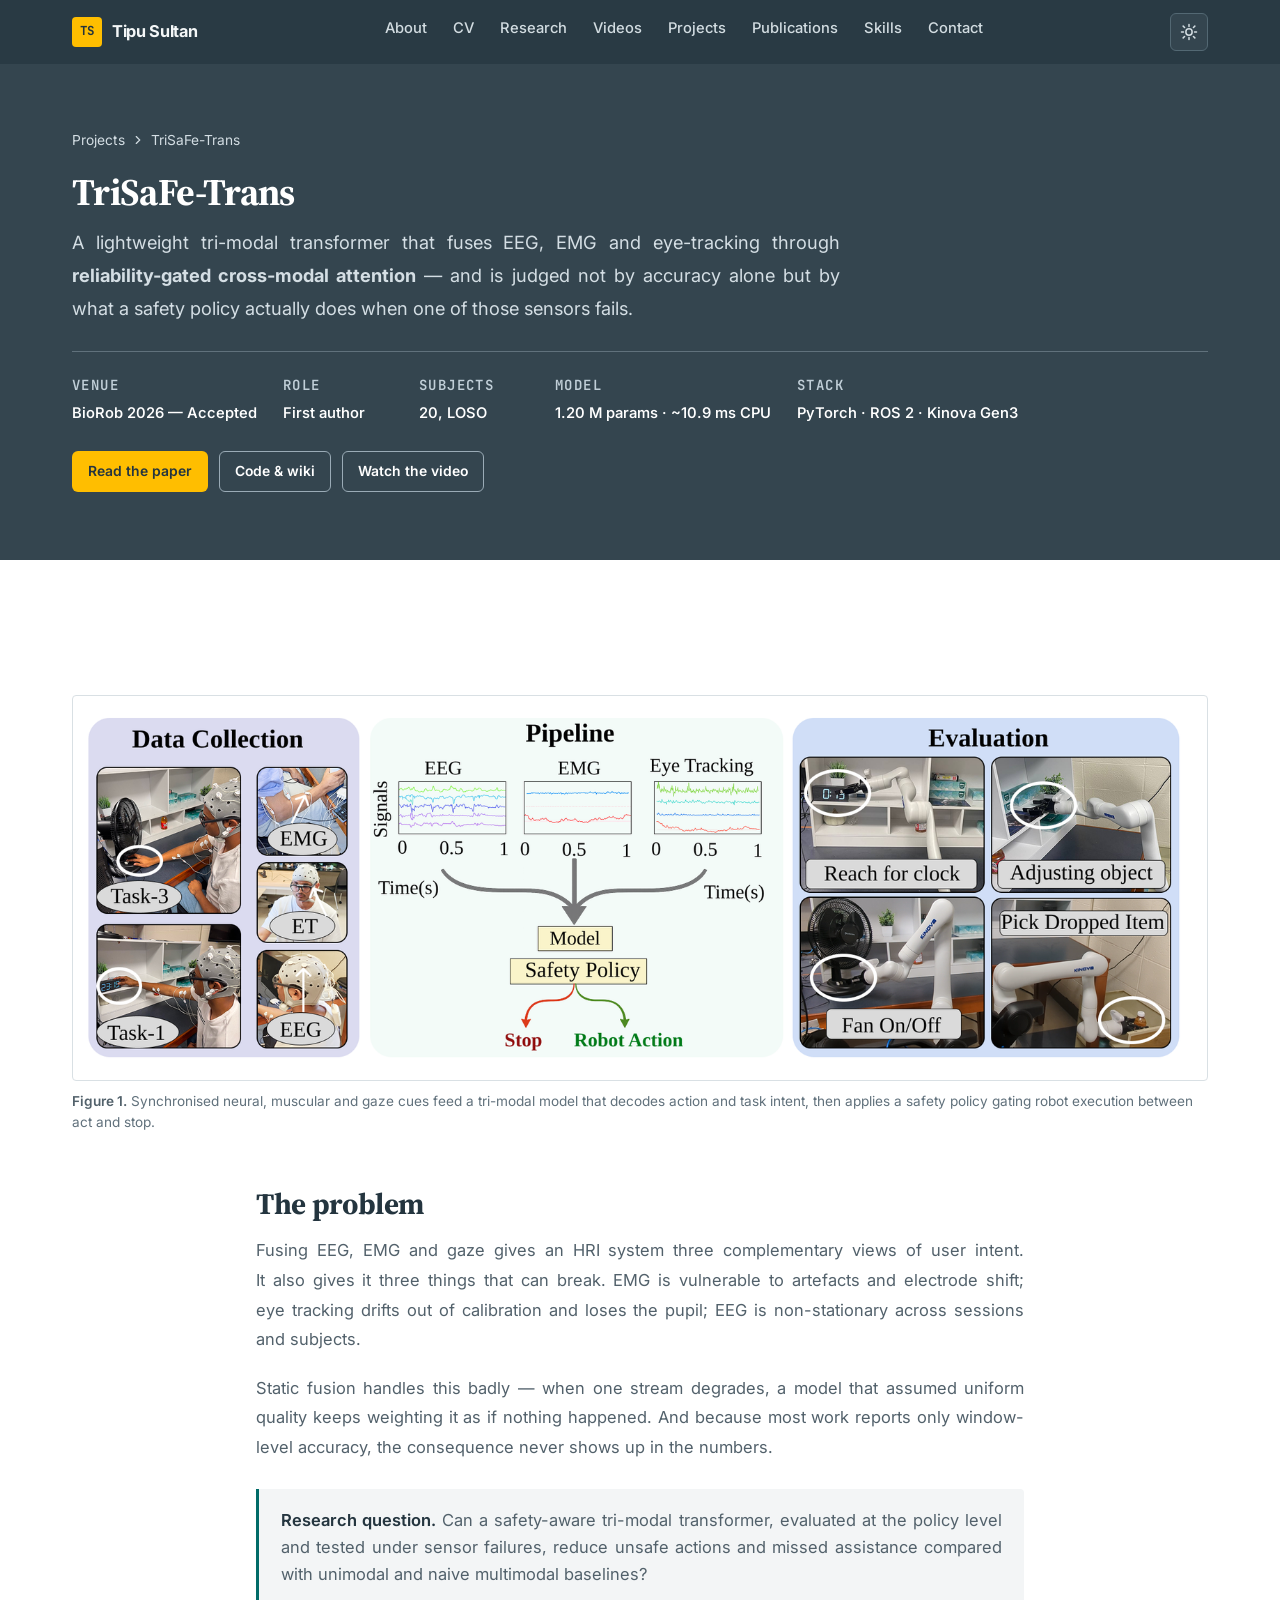
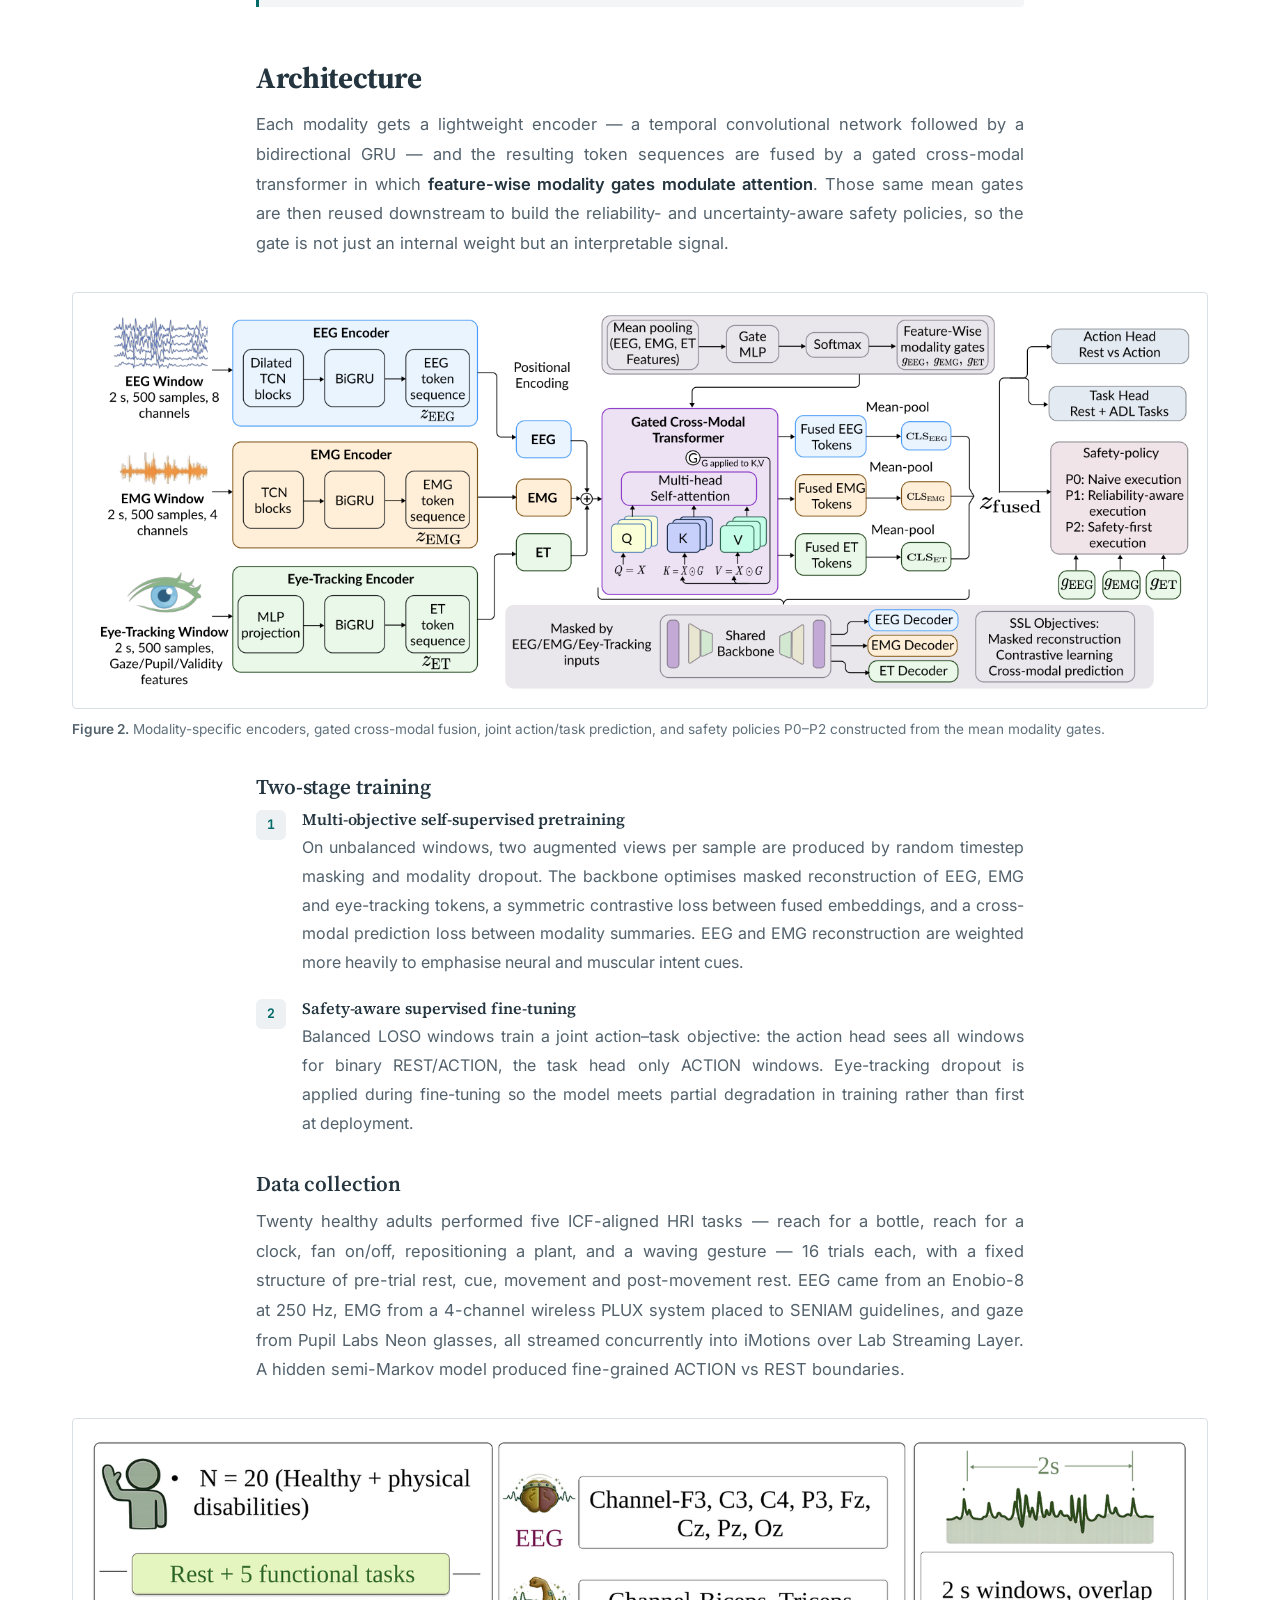
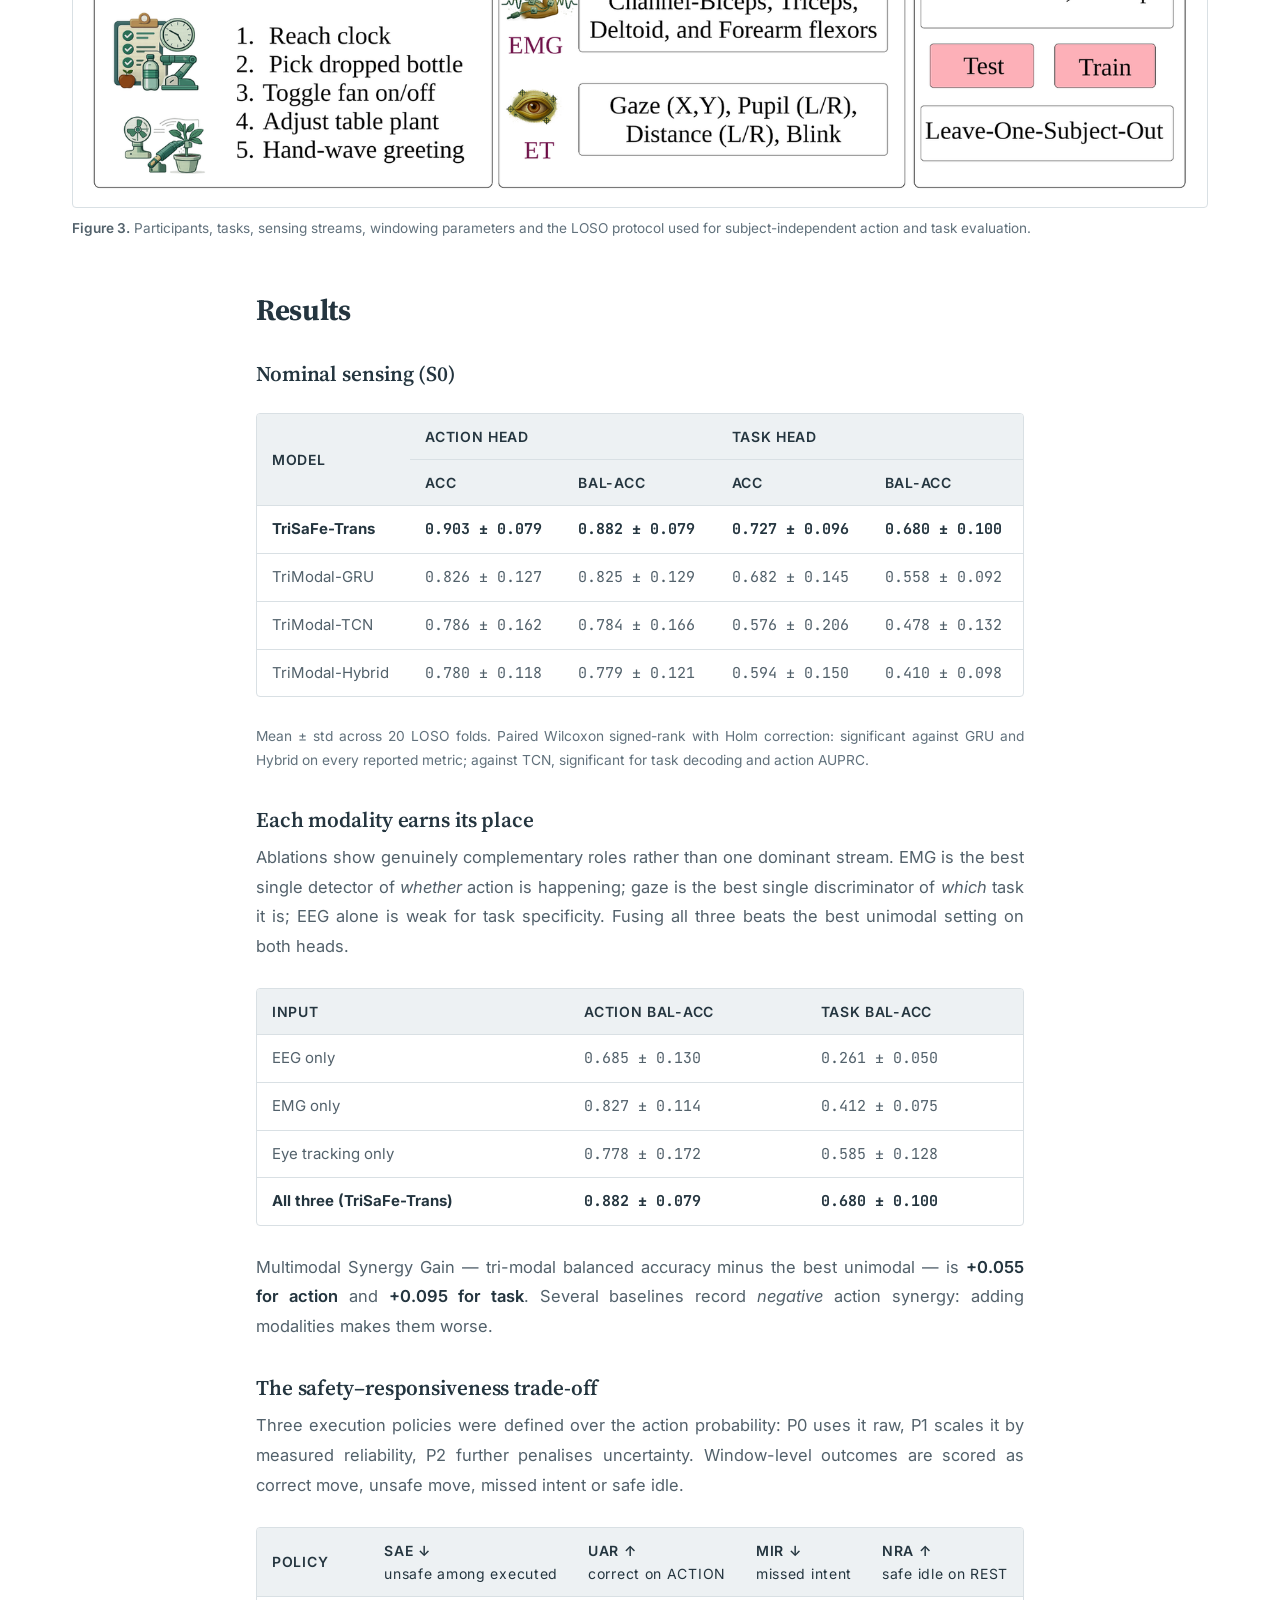
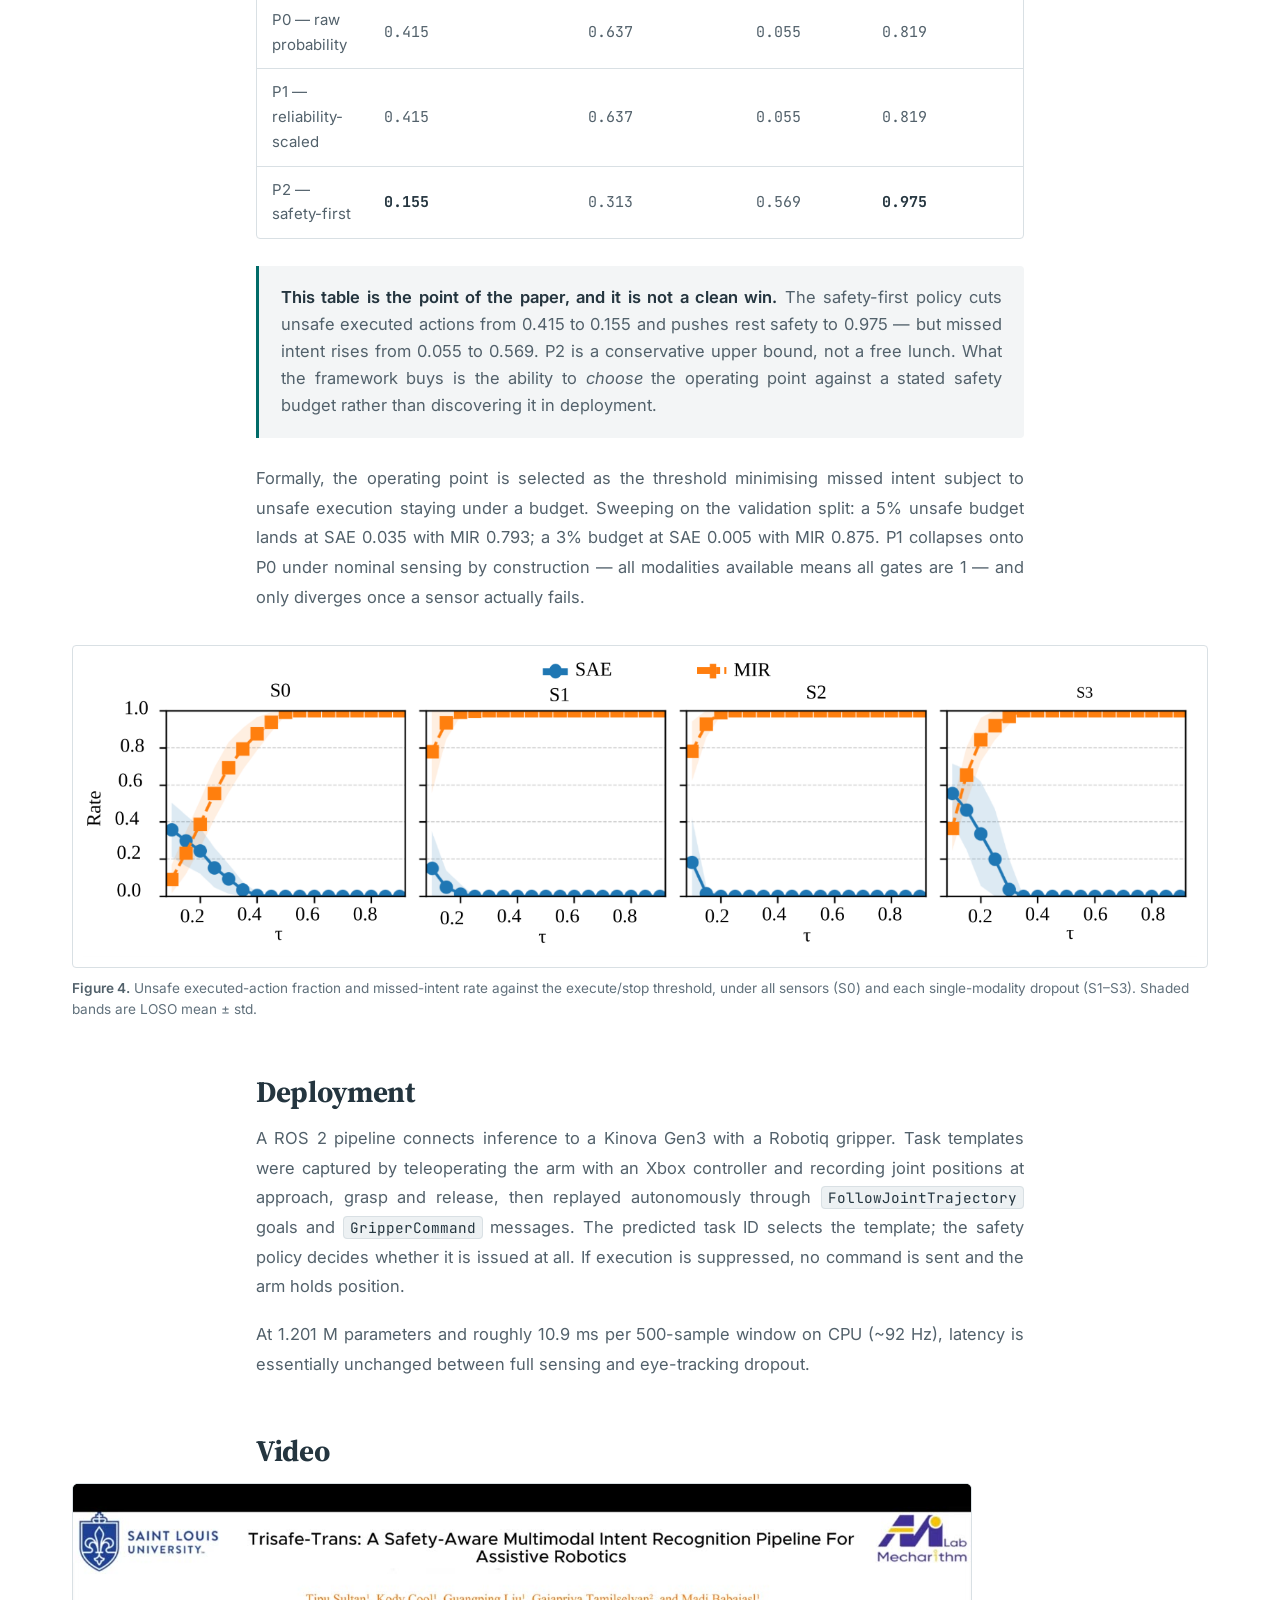
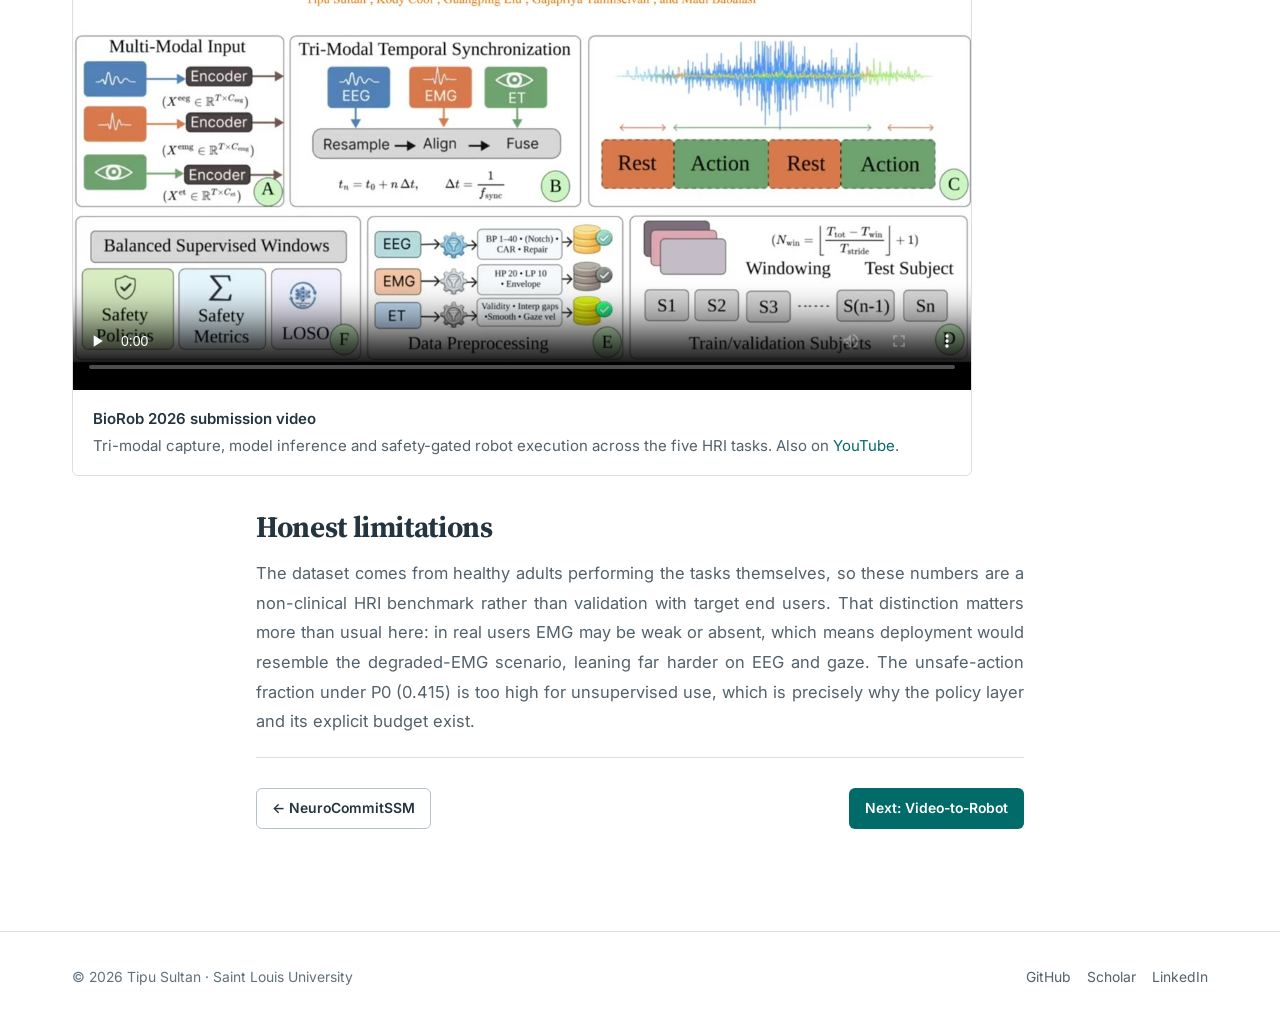
<file: projects/trisafe-trans.html>
<!DOCTYPE html>
<html lang="en">
<head>
<meta charset="utf-8">
<meta name="viewport" content="width=device-width, initial-scale=1">
<title>TriSaFe-Trans — Tipu Sultan</title>
<meta name="description" content="A safety-aware tri-modal transformer fusing EEG, EMG and eye-tracking with reliability-gated cross-modal attention, evaluated at the policy level under sensor failure. BioRob 2026.">
<link rel="canonical" href="https://tipusultan199.github.io/projects/trisafe-trans.html">
<meta property="og:type" content="article">
<meta property="og:title" content="TriSaFe-Trans — safety-aware tri-modal intent recognition">
<meta property="og:description" content="0.903 action accuracy with positive multimodal synergy, and an explicit, tunable trade-off between unsafe actions and missed intent.">
<meta property="og:url" content="https://tipusultan199.github.io/projects/trisafe-trans.html">
<meta property="og:image" content="https://tipusultan199.github.io/assets/img/figures/biorob-teaser.png">
<meta property="og:image:alt" content="TriSaFe-Trans pipeline for reliability-gated EEG, EMG and gaze intent recognition.">
<meta property="og:image:width" content="1600">
<meta property="og:image:height" content="522">
<meta name="twitter:card" content="summary_large_image">
<meta name="twitter:title" content="TriSaFe-Trans — Tipu Sultan">
<meta name="twitter:description" content="Safety-aware tri-modal intent recognition with 0.903 action accuracy.">
<meta name="twitter:image" content="https://tipusultan199.github.io/assets/img/figures/biorob-teaser.png">
<link rel="icon" href="data:image/svg+xml,%3Csvg xmlns='http://www.w3.org/2000/svg' viewBox='0 0 64 64'%3E%3Crect width='64' height='64' rx='14' fill='%2334454f'/%3E%3Ctext x='32' y='43' font-family='monospace' font-size='30' font-weight='700' fill='%23ffbe00' text-anchor='middle'%3ETS%3C/text%3E%3C/svg%3E">

<script>
  (function () {
    try {
      var t = localStorage.getItem("theme");
      if (t === "light" || t === "dark") document.documentElement.setAttribute("data-theme", t);
    } catch (e) {}
  })();
</script>

<link rel="preconnect" href="https://fonts.googleapis.com">
<link rel="preconnect" href="https://fonts.gstatic.com" crossorigin>
<link rel="stylesheet" href="https://fonts.googleapis.com/css2?family=Inter:wght@400;500;600;700&amp;family=JetBrains+Mono:wght@400;500;600;700&amp;family=Source+Serif+4:wght@400;600;700&amp;display=swap">
<link rel="stylesheet" href="../assets/css/styles.css">
</head>
<body>

<a class="skip-link" href="#main">Skip to content</a>

<header class="site-header">
  <nav class="wrap nav" aria-label="Primary">
    <a class="brand" href="../index.html">
      <span class="brand-mark" aria-hidden="true">TS</span>
      <span>Tipu Sultan</span>
    </a>
    <ul class="nav-links" id="nav-links">
      <li><a href="../index.html#top">About</a></li>
      <li><a href="../index.html#cv">CV</a></li>
      <li><a href="../index.html#research">Research</a></li>
      <li><a href="../index.html#videos">Videos</a></li>
      <li><a href="../index.html#projects">Projects</a></li>
      <li><a href="../index.html#publications">Publications</a></li>
      <li><a href="../index.html#skills">Skills</a></li>
      <li><a href="../index.html#contact">Contact</a></li>
    </ul>
    <div class="nav-actions">
      <button class="icon-btn theme-toggle" type="button" aria-label="Switch colour theme">
        <svg class="sun" viewBox="0 0 24 24" fill="none" stroke="currentColor" stroke-width="2" stroke-linecap="round" aria-hidden="true"><circle cx="12" cy="12" r="4.2"/><path d="M12 2v2.6M12 19.4V22M4.2 4.2l1.9 1.9M17.9 17.9l1.9 1.9M2 12h2.6M19.4 12H22M4.2 19.8l1.9-1.9M17.9 6.1l1.9-1.9"/></svg>
        <svg class="moon" viewBox="0 0 24 24" fill="none" stroke="currentColor" stroke-width="2" stroke-linecap="round" stroke-linejoin="round" aria-hidden="true"><path d="M21 12.8A9 9 0 1 1 11.2 3a7 7 0 0 0 9.8 9.8Z"/></svg>
      </button>
      <button class="icon-btn nav-toggle" type="button" aria-label="Toggle menu" aria-expanded="false" aria-controls="nav-links">
        <svg viewBox="0 0 24 24" fill="none" stroke="currentColor" stroke-width="2" stroke-linecap="round" aria-hidden="true"><path d="M3 6h18M3 12h18M3 18h18"/></svg>
      </button>
    </div>
  </nav>
</header>

<main id="main">

<section class="page-hero">
  <div class="wrap">
    <div class="breadcrumb">
      <a href="../index.html#projects">Projects</a>
      <svg viewBox="0 0 24 24" fill="none" stroke="currentColor" stroke-width="2" stroke-linecap="round" aria-hidden="true"><path d="m9 6 6 6-6 6"/></svg>
      <span>TriSaFe-Trans</span>
    </div>

    <h1>TriSaFe-Trans</h1>
    <p class="page-lede">
      A lightweight tri-modal transformer that fuses EEG, EMG and eye-tracking through
      <strong>reliability-gated cross-modal attention</strong> — and is judged not by accuracy
      alone but by what a safety policy actually does when one of those sensors fails.
    </p>

    <dl class="meta-row">
      <div class="meta-item"><dt>Venue</dt><dd>BioRob 2026 — Accepted</dd></div>
      <div class="meta-item"><dt>Role</dt><dd>First author</dd></div>
      <div class="meta-item"><dt>Subjects</dt><dd>20, LOSO</dd></div>
      <div class="meta-item"><dt>Model</dt><dd>1.20 M params · ~10.9 ms CPU</dd></div>
      <div class="meta-item"><dt>Stack</dt><dd>PyTorch · ROS 2 · Kinova Gen3</dd></div>
    </dl>

    <div class="hero-cta" style="margin-top:26px">
      <a class="btn btn-primary btn-sm" href="../assets/docs/TriSaFe-Trans-BioRob2026.pdf">Read the paper</a>
      <a class="btn btn-ghost btn-sm" href="https://github.com/madibabaiasl/SafeIntentDetectionPaper/wiki" rel="noopener">Code &amp; wiki</a>
      <a class="btn btn-ghost btn-sm" href="#video">Watch the video</a>
    </div>
  </div>
</section>

<section>
  <div class="wrap">
    <div class="prose">

      <figure class="fig wide">
        <a href="../assets/img/figures/biorob-teaser.png" title="Open full size">
          <img src="../assets/img/figures/biorob-teaser.png" width="1600" height="522" loading="lazy"
             alt="TriSaFe-Trans pipeline: synchronised EEG, EMG and eye-tracking; a tri-modal model with a safety policy selecting action or stop; robot demonstrations of HRI tasks.">
        </a>
        <figcaption><b>Figure 1.</b> Synchronised neural, muscular and gaze cues feed a tri-modal model that decodes action and task intent, then applies a safety policy gating robot execution between act and stop.</figcaption>
      </figure>

      <h2>The problem</h2>
      <p>
        Fusing EEG, EMG and gaze gives an HRI system three complementary views of user intent.
        It also gives it three things that can break. EMG is vulnerable to artefacts and electrode
        shift; eye tracking drifts out of calibration and loses the pupil; EEG is non-stationary
        across sessions and subjects.
      </p>
      <p>
        Static fusion handles this badly — when one stream degrades, a model that assumed uniform
        quality keeps weighting it as if nothing happened. And because most work reports only
        window-level accuracy, the consequence never shows up in the numbers.
      </p>

      <div class="callout">
        <p>
          <strong>Research question.</strong> Can a safety-aware tri-modal transformer, evaluated
          at the policy level and tested under sensor failures, reduce unsafe actions and missed
          assistance compared with unimodal and naive multimodal baselines?
        </p>
      </div>

      <h2>Architecture</h2>
      <p>
        Each modality gets a lightweight encoder — a temporal convolutional network followed by a
        bidirectional GRU — and the resulting token sequences are fused by a gated cross-modal
        transformer in which <strong>feature-wise modality gates modulate attention</strong>. Those
        same mean gates are then reused downstream to build the reliability- and uncertainty-aware
        safety policies, so the gate is not just an internal weight but an interpretable signal.
      </p>

      <figure class="fig wide">
        <a href="../assets/img/figures/biorob-architecture.png" title="Open full size">
          <img src="../assets/img/figures/biorob-architecture.png" width="1600" height="568" loading="lazy"
             alt="TriSaFe-Trans architecture: per-modality TCN and BiGRU encoders, gated cross-modal transformer fusion, joint action and task heads, and safety policies built from the modality gates.">
        </a>
        <figcaption><b>Figure 2.</b> Modality-specific encoders, gated cross-modal fusion, joint action/task prediction, and safety policies P0–P2 constructed from the mean modality gates.</figcaption>
      </figure>

      <h3>Two-stage training</h3>
      <ol class="step-list">
        <li>
          <h4>Multi-objective self-supervised pretraining</h4>
          <p>
            On unbalanced windows, two augmented views per sample are produced by random timestep
            masking and modality dropout. The backbone optimises masked reconstruction of EEG, EMG
            and eye-tracking tokens, a symmetric contrastive loss between fused embeddings, and a
            cross-modal prediction loss between modality summaries. EEG and EMG reconstruction are
            weighted more heavily to emphasise neural and muscular intent cues.
          </p>
        </li>
        <li>
          <h4>Safety-aware supervised fine-tuning</h4>
          <p>
            Balanced LOSO windows train a joint action–task objective: the action head sees all
            windows for binary REST/ACTION, the task head only ACTION windows. Eye-tracking dropout
            is applied during fine-tuning so the model meets partial degradation in training rather
            than first at deployment.
          </p>
        </li>
      </ol>

      <h3>Data collection</h3>
      <p>
        Twenty healthy adults performed five ICF-aligned HRI tasks — reach for a bottle,
        reach for a clock, fan on/off, repositioning a plant, and a waving gesture — 16 trials
        each, with a fixed structure of pre-trial rest, cue, movement and post-movement rest.
        EEG came from an Enobio-8 at 250 Hz, EMG from a 4-channel wireless PLUX system placed to
        SENIAM guidelines, and gaze from Pupil Labs Neon glasses, all streamed concurrently into
        iMotions over Lab Streaming Layer. A hidden semi-Markov model produced fine-grained
        ACTION vs REST boundaries.
      </p>

      <figure class="fig wide">
        <a href="../assets/img/figures/biorob-dataset.png" title="Open full size">
          <img src="../assets/img/figures/biorob-dataset.png" width="1600" height="528" loading="lazy"
             alt="Dataset summary: participants, task set, sensing streams, windowing parameters and the leave-one-subject-out protocol.">
        </a>
        <figcaption><b>Figure 3.</b> Participants, tasks, sensing streams, windowing parameters and the LOSO protocol used for subject-independent action and task evaluation.</figcaption>
      </figure>

      <h2>Results</h2>

      <h3>Nominal sensing (S0)</h3>
      <div class="table-scroll">
        <table>
          <thead>
            <tr><th rowspan="2">Model</th><th colspan="2">Action head</th><th colspan="2">Task head</th></tr>
            <tr><th>Acc</th><th>Bal-Acc</th><th>Acc</th><th>Bal-Acc</th></tr>
          </thead>
          <tbody>
            <tr>
              <td><b>TriSaFe-Trans</b></td>
              <td class="num"><b>0.903 ± 0.079</b></td><td class="num"><b>0.882 ± 0.079</b></td>
              <td class="num"><b>0.727 ± 0.096</b></td><td class="num"><b>0.680 ± 0.100</b></td>
            </tr>
            <tr><td>TriModal-GRU</td><td class="num">0.826 ± 0.127</td><td class="num">0.825 ± 0.129</td><td class="num">0.682 ± 0.145</td><td class="num">0.558 ± 0.092</td></tr>
            <tr><td>TriModal-TCN</td><td class="num">0.786 ± 0.162</td><td class="num">0.784 ± 0.166</td><td class="num">0.576 ± 0.206</td><td class="num">0.478 ± 0.132</td></tr>
            <tr><td>TriModal-Hybrid</td><td class="num">0.780 ± 0.118</td><td class="num">0.779 ± 0.121</td><td class="num">0.594 ± 0.150</td><td class="num">0.410 ± 0.098</td></tr>
          </tbody>
        </table>
      </div>
      <p style="font-size:.86rem;color:var(--text-faint)">
        Mean ± std across 20 LOSO folds. Paired Wilcoxon signed-rank with Holm correction:
        significant against GRU and Hybrid on every reported metric; against TCN, significant for
        task decoding and action AUPRC.
      </p>

      <h3>Each modality earns its place</h3>
      <p>
        Ablations show genuinely complementary roles rather than one dominant stream. EMG is the
        best single detector of <em>whether</em> action is happening; gaze is the best single
        discriminator of <em>which</em> task it is; EEG alone is weak for task specificity. Fusing
        all three beats the best unimodal setting on both heads.
      </p>

      <div class="table-scroll">
        <table>
          <thead><tr><th>Input</th><th>Action Bal-Acc</th><th>Task Bal-Acc</th></tr></thead>
          <tbody>
            <tr><td>EEG only</td><td class="num">0.685 ± 0.130</td><td class="num">0.261 ± 0.050</td></tr>
            <tr><td>EMG only</td><td class="num">0.827 ± 0.114</td><td class="num">0.412 ± 0.075</td></tr>
            <tr><td>Eye tracking only</td><td class="num">0.778 ± 0.172</td><td class="num">0.585 ± 0.128</td></tr>
            <tr><td><b>All three (TriSaFe-Trans)</b></td><td class="num"><b>0.882 ± 0.079</b></td><td class="num"><b>0.680 ± 0.100</b></td></tr>
          </tbody>
        </table>
      </div>
      <p>
        Multimodal Synergy Gain — tri-modal balanced accuracy minus the best unimodal — is
        <strong>+0.055 for action</strong> and <strong>+0.095 for task</strong>. Several baselines
        record <em>negative</em> action synergy: adding modalities makes them worse.
      </p>

      <h3>The safety–responsiveness trade-off</h3>
      <p>
        Three execution policies were defined over the action probability: P0 uses it raw, P1 scales
        it by measured reliability, P2 further penalises uncertainty. Window-level outcomes are
        scored as correct move, unsafe move, missed intent or safe idle.
      </p>

      <div class="table-scroll">
        <table>
          <thead>
            <tr>
              <th>Policy</th>
              <th>SAE ↓<br><span style="font-weight:400;text-transform:none">unsafe among executed</span></th>
              <th>UAR ↑<br><span style="font-weight:400;text-transform:none">correct on ACTION</span></th>
              <th>MIR ↓<br><span style="font-weight:400;text-transform:none">missed intent</span></th>
              <th>NRA ↑<br><span style="font-weight:400;text-transform:none">safe idle on REST</span></th>
            </tr>
          </thead>
          <tbody>
            <tr><td>P0 — raw probability</td><td class="num">0.415</td><td class="num">0.637</td><td class="num">0.055</td><td class="num">0.819</td></tr>
            <tr><td>P1 — reliability-scaled</td><td class="num">0.415</td><td class="num">0.637</td><td class="num">0.055</td><td class="num">0.819</td></tr>
            <tr><td>P2 — safety-first</td><td class="num"><b>0.155</b></td><td class="num">0.313</td><td class="num">0.569</td><td class="num"><b>0.975</b></td></tr>
          </tbody>
        </table>
      </div>

      <div class="callout">
        <p>
          <strong>This table is the point of the paper, and it is not a clean win.</strong>
          The safety-first policy cuts unsafe executed actions from 0.415 to 0.155 and pushes rest
          safety to 0.975 — but missed intent rises from 0.055 to 0.569. P2 is a conservative upper
          bound, not a free lunch. What the framework buys is the ability to <em>choose</em> the
          operating point against a stated safety budget rather than discovering it in deployment.
        </p>
      </div>

      <p>
        Formally, the operating point is selected as the threshold minimising missed intent subject
        to unsafe execution staying under a budget. Sweeping on the validation split: a 5% unsafe
        budget lands at SAE 0.035 with MIR 0.793; a 3% budget at SAE 0.005 with MIR 0.875.
        P1 collapses onto P0 under nominal sensing by construction — all modalities available means
        all gates are 1 — and only diverges once a sensor actually fails.
      </p>

      <figure class="fig wide">
        <a href="../assets/img/figures/biorob-robustness.png" title="Open full size">
          <img src="../assets/img/figures/biorob-robustness.png" width="1600" height="432" loading="lazy"
             alt="Safety trade-off curves under nominal sensing and single-modality dropout, showing unsafe action fraction and missed intent against the execute/stop threshold.">
        </a>
        <figcaption><b>Figure 4.</b> Unsafe executed-action fraction and missed-intent rate against the execute/stop threshold, under all sensors (S0) and each single-modality dropout (S1–S3). Shaded bands are LOSO mean ± std.</figcaption>
      </figure>

      <h2>Deployment</h2>
      <p>
        A ROS 2 pipeline connects inference to a Kinova Gen3 with a Robotiq gripper. Task templates
        were captured by teleoperating the arm with an Xbox controller and recording joint positions
        at approach, grasp and release, then replayed autonomously through
        <code>FollowJointTrajectory</code> goals and <code>GripperCommand</code> messages. The
        predicted task ID selects the template; the safety policy decides whether it is issued at
        all. If execution is suppressed, no command is sent and the arm holds position.
      </p>
      <p>
        At 1.201 M parameters and roughly 10.9 ms per 500-sample window on CPU (~92 Hz), latency is
        essentially unchanged between full sensing and eye-tracking dropout.
      </p>

      <h2 id="video">Video</h2>
    </div>

    <figure class="video-card" style="max-width:900px;margin:0 0 2em">
      <video controls preload="none" playsinline poster="../assets/img/posters/biorob-2026.jpg" width="1280" height="720">
        <source src="../assets/video/biorob-2026.mp4" type="video/mp4">
        Your browser cannot play this video. <a href="../assets/video/biorob-2026.mp4">Download it instead.</a>
      </video>
      <figcaption class="video-caption">
        <b>BioRob 2026 submission video</b>
        Tri-modal capture, model inference and safety-gated robot execution across the five
        HRI tasks. Also on <a href="https://youtu.be/pdMp_myF-lI" rel="noopener">YouTube</a>.
      </figcaption>
    </figure>

    <div class="prose">
      <h2>Honest limitations</h2>
      <p>
        The dataset comes from healthy adults performing the tasks themselves, so these numbers are
        a non-clinical HRI benchmark rather than validation with target end users. That distinction
        matters more than usual here: in real users EMG may be weak or absent, which means
        deployment would resemble the degraded-EMG scenario, leaning far harder on EEG and gaze.
        The unsafe-action fraction under P0 (0.415) is too high for unsupervised use, which is
        precisely why the policy layer and its explicit budget exist.
      </p>

      <div class="next-nav">
        <a class="btn btn-ghost btn-sm" href="neurocommitssm.html">← NeuroCommitSSM</a>
        <a class="btn btn-primary btn-sm" href="video-to-robot.html">Next: Video-to-Robot</a>
      </div>
    </div>
  </div>
</section>

</main>

<footer class="site-footer">
  <div class="wrap footer-inner">
    <div>© <span id="year">2026</span> Tipu Sultan · Saint Louis University</div>
    <nav class="footer-links" aria-label="Footer">
      <a href="https://github.com/Tipusultan199" rel="noopener">GitHub</a>
      <a href="https://scholar.google.com/citations?user=QmYyXBIAAAAJ&amp;hl=en" rel="noopener">Scholar</a>
      <a href="https://www.linkedin.com/in/tipu-sultan-2633a91b4/" rel="noopener">LinkedIn</a>
    </nav>
  </div>
</footer>

<script src="../assets/js/site.js" defer></script>
</body>
</html>
</file>
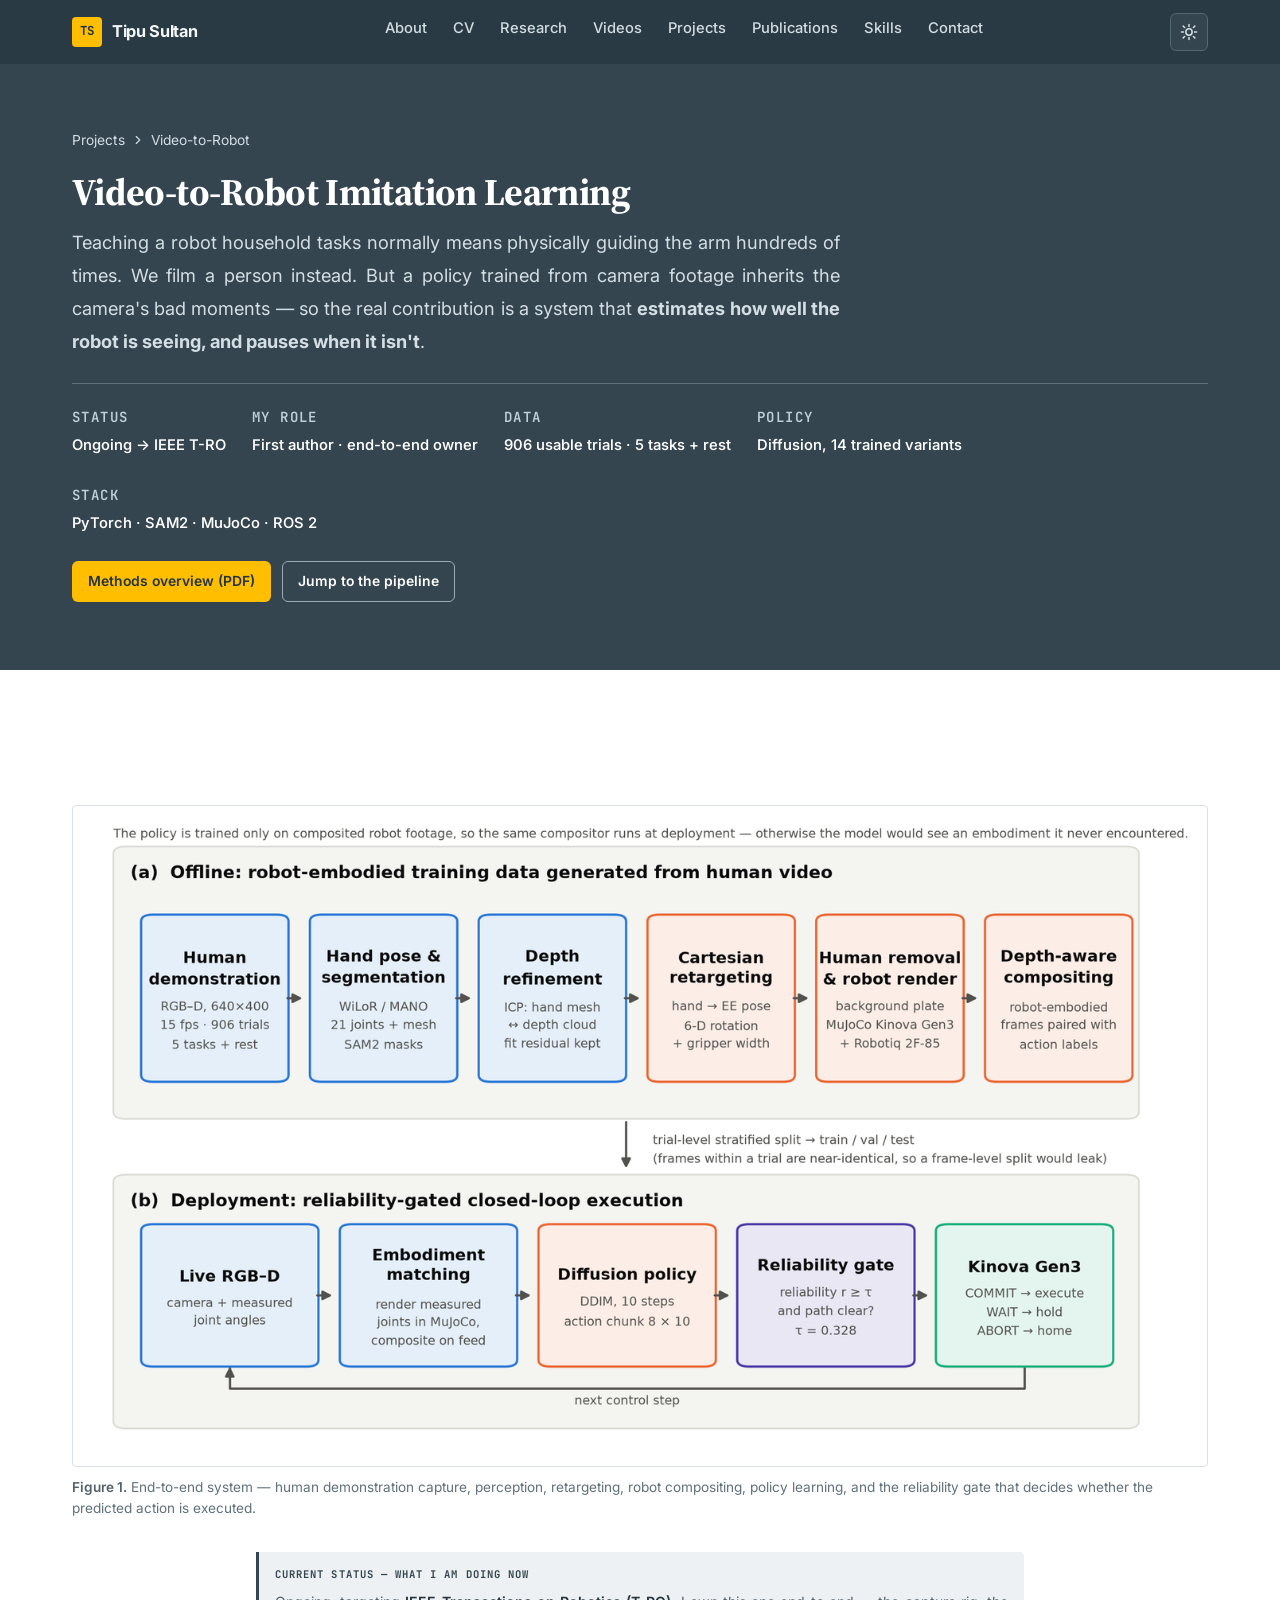
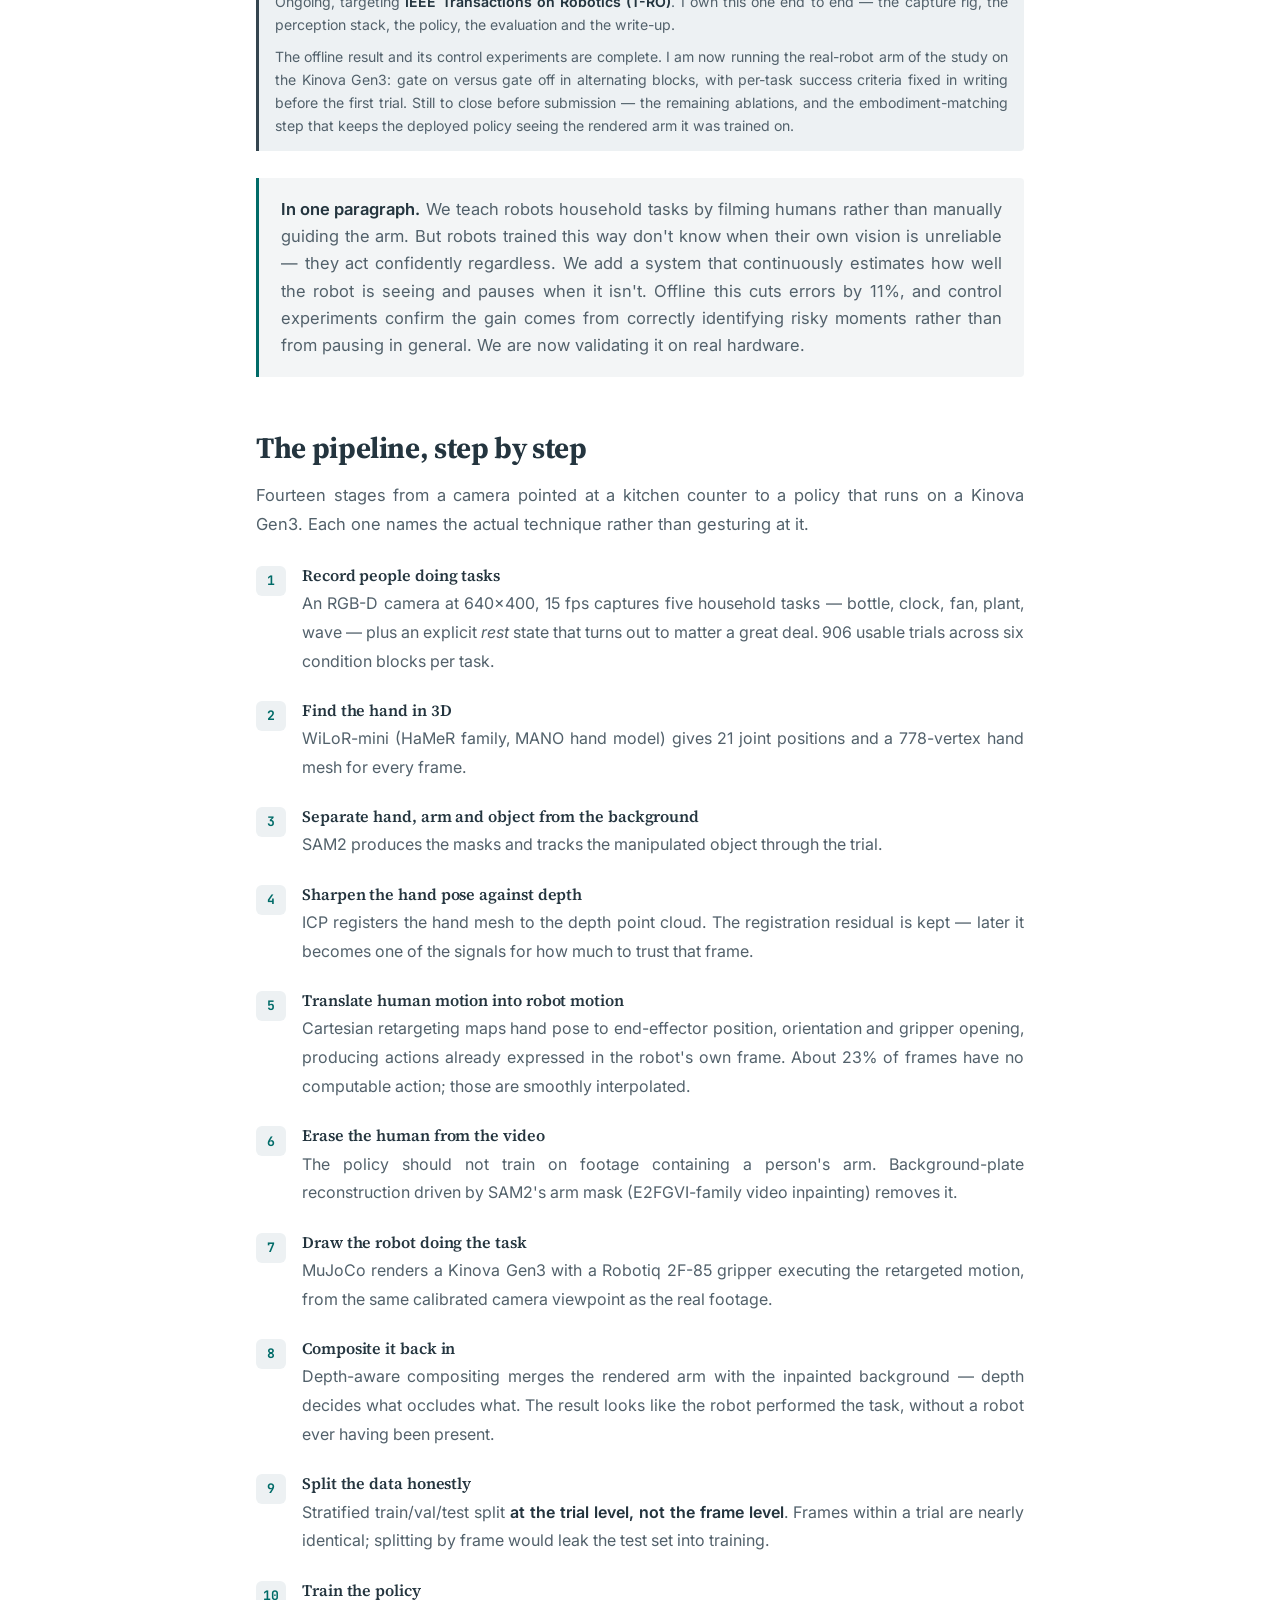
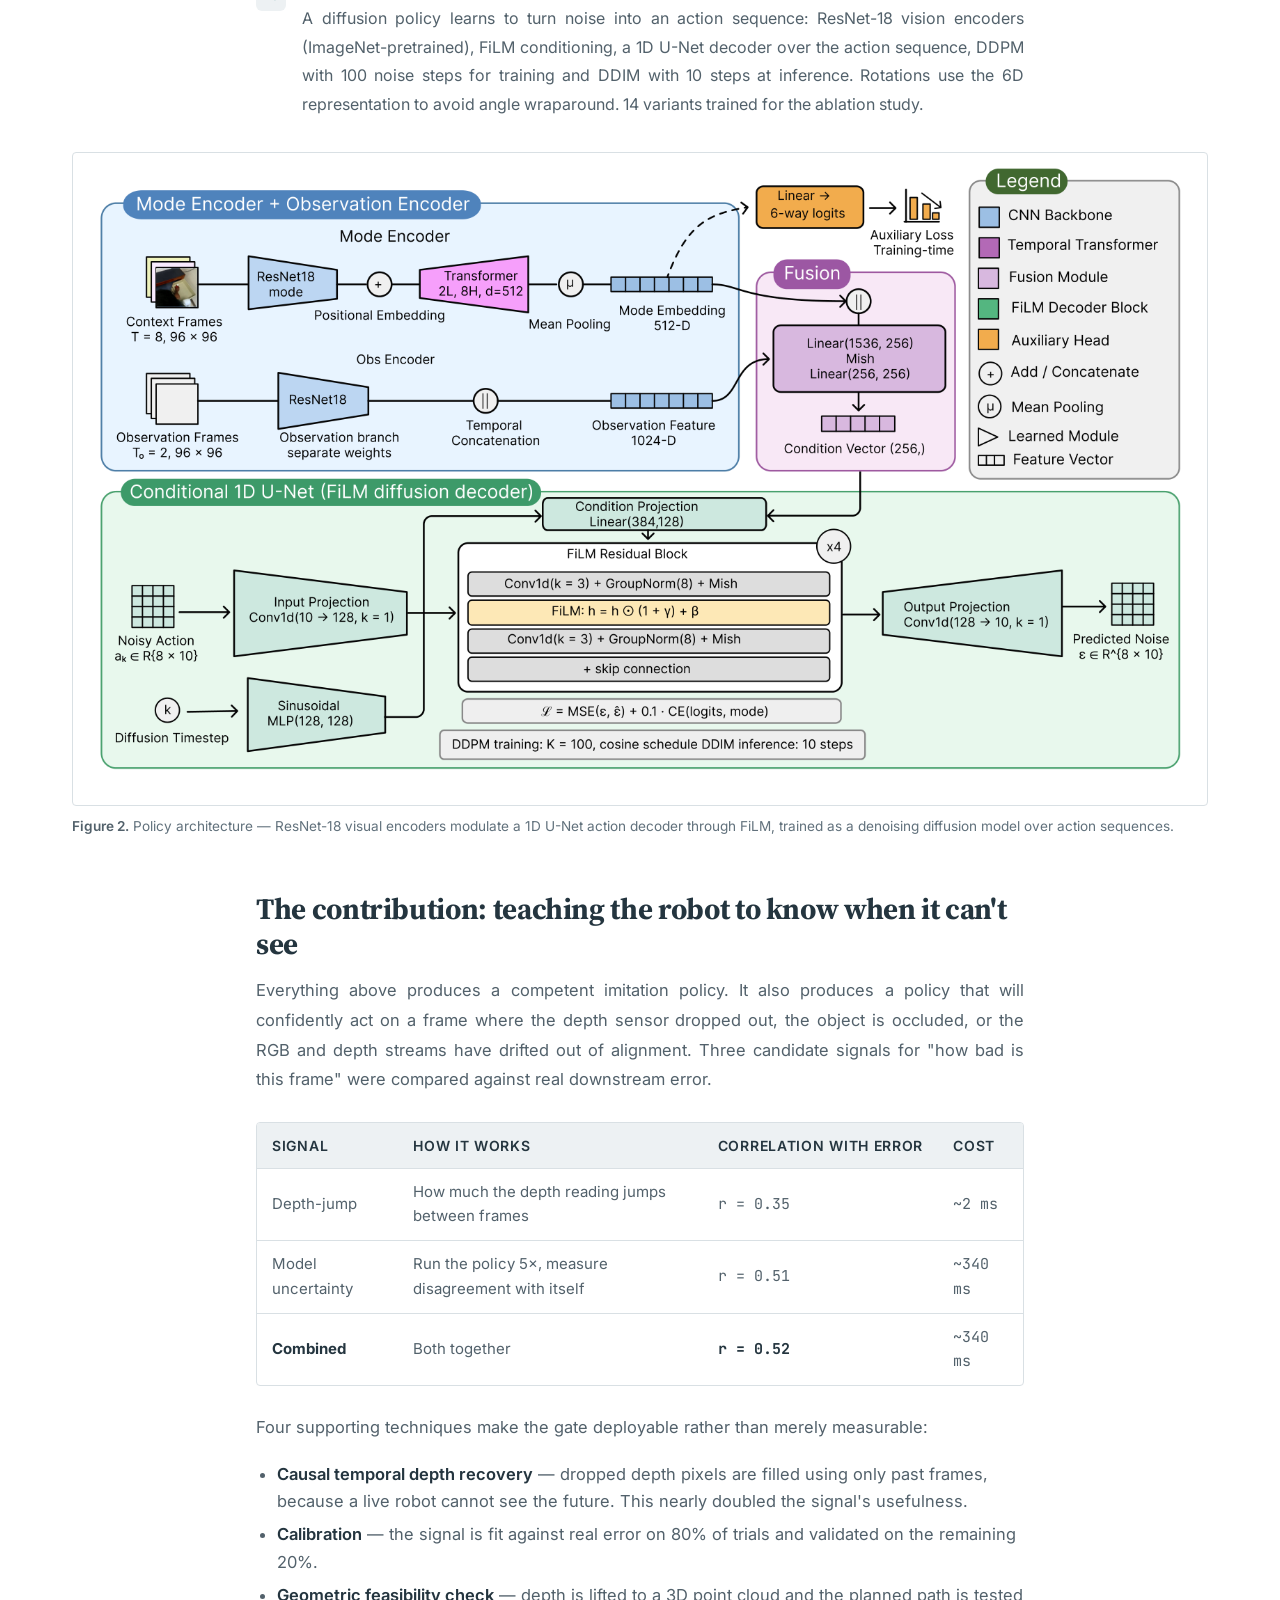
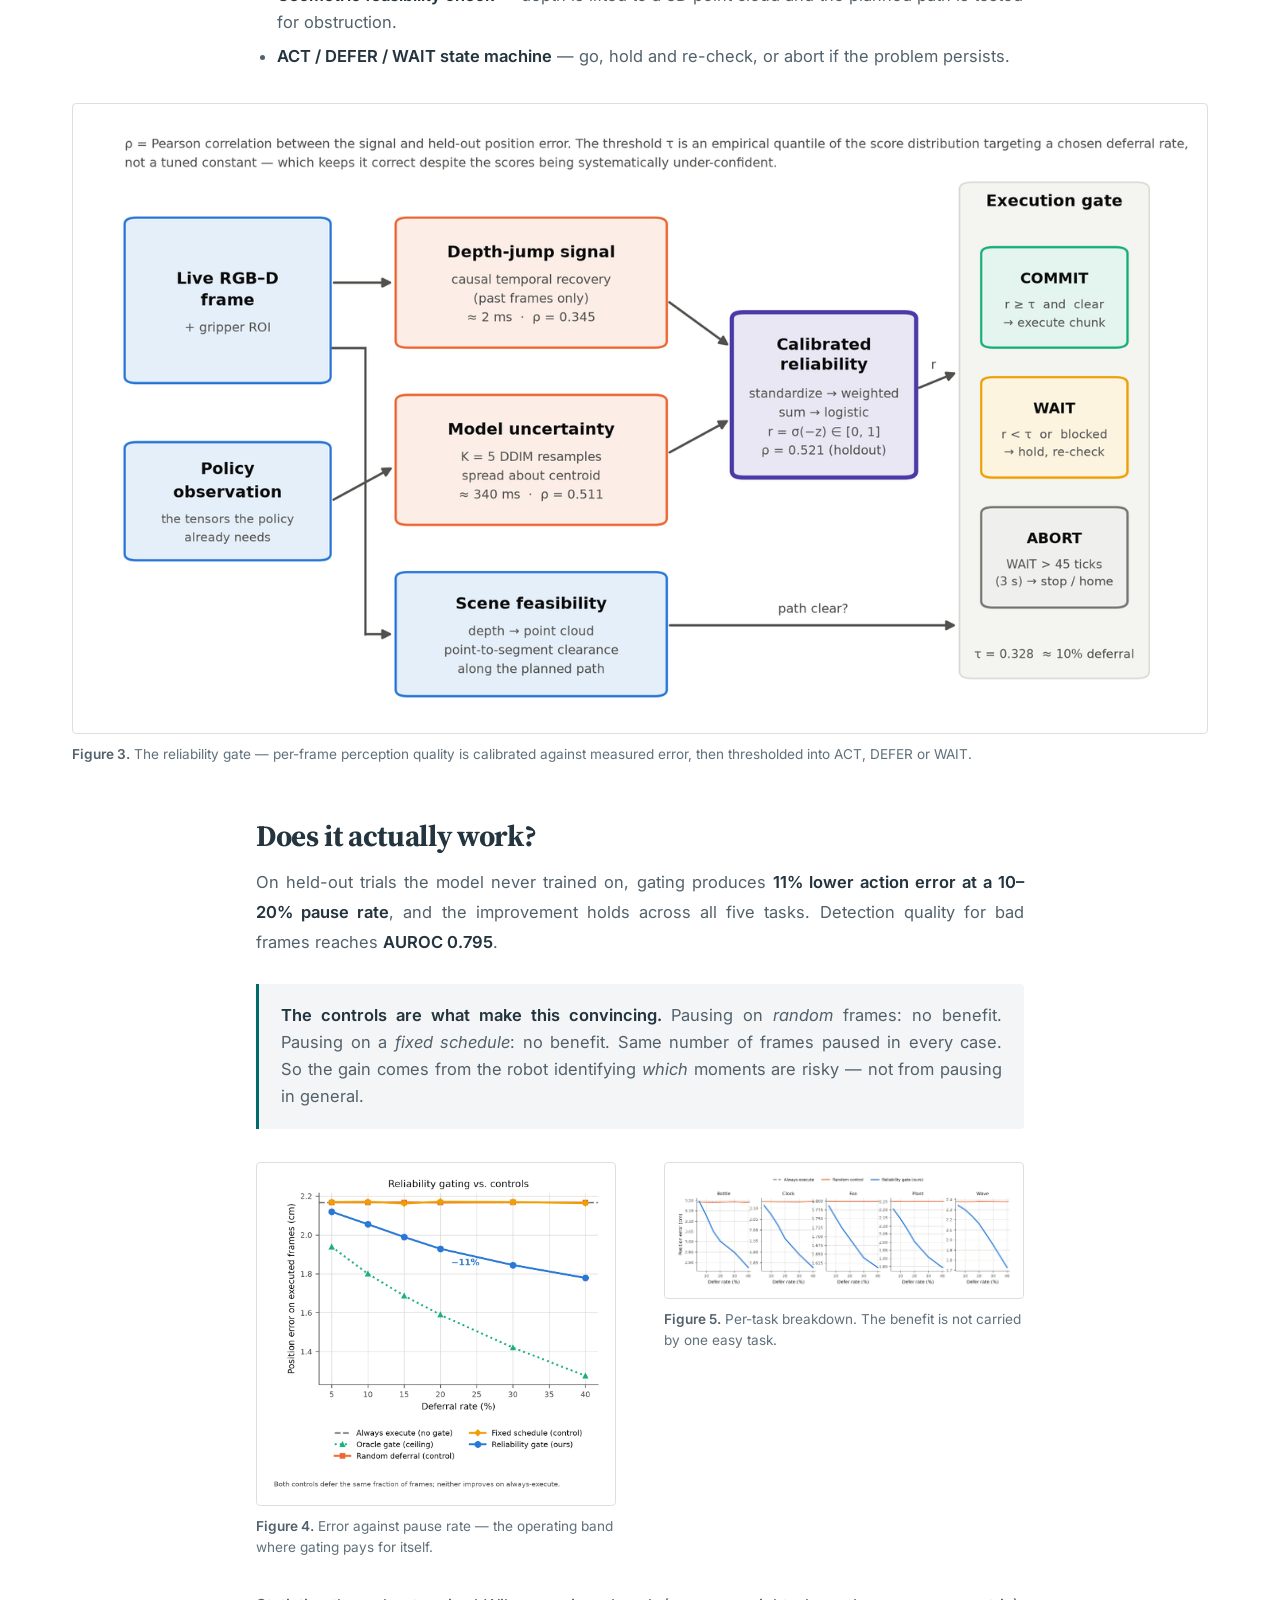
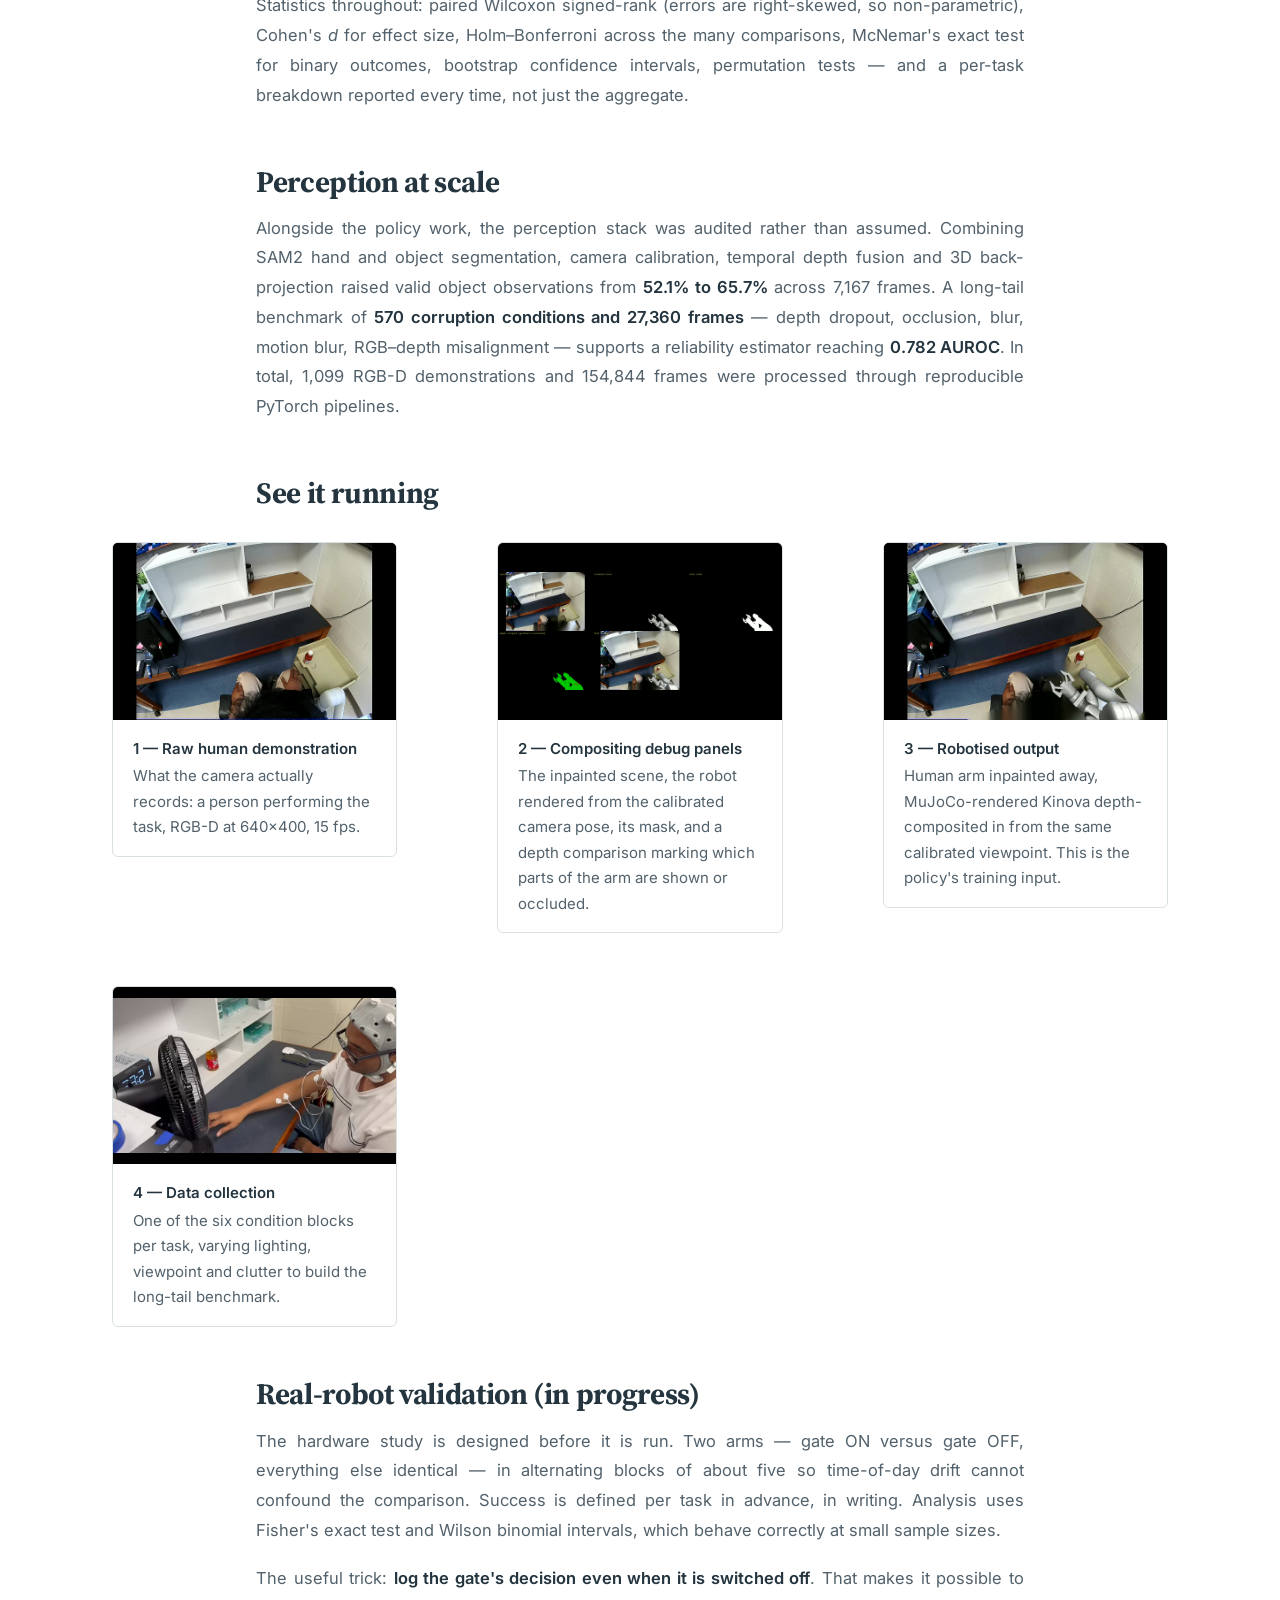
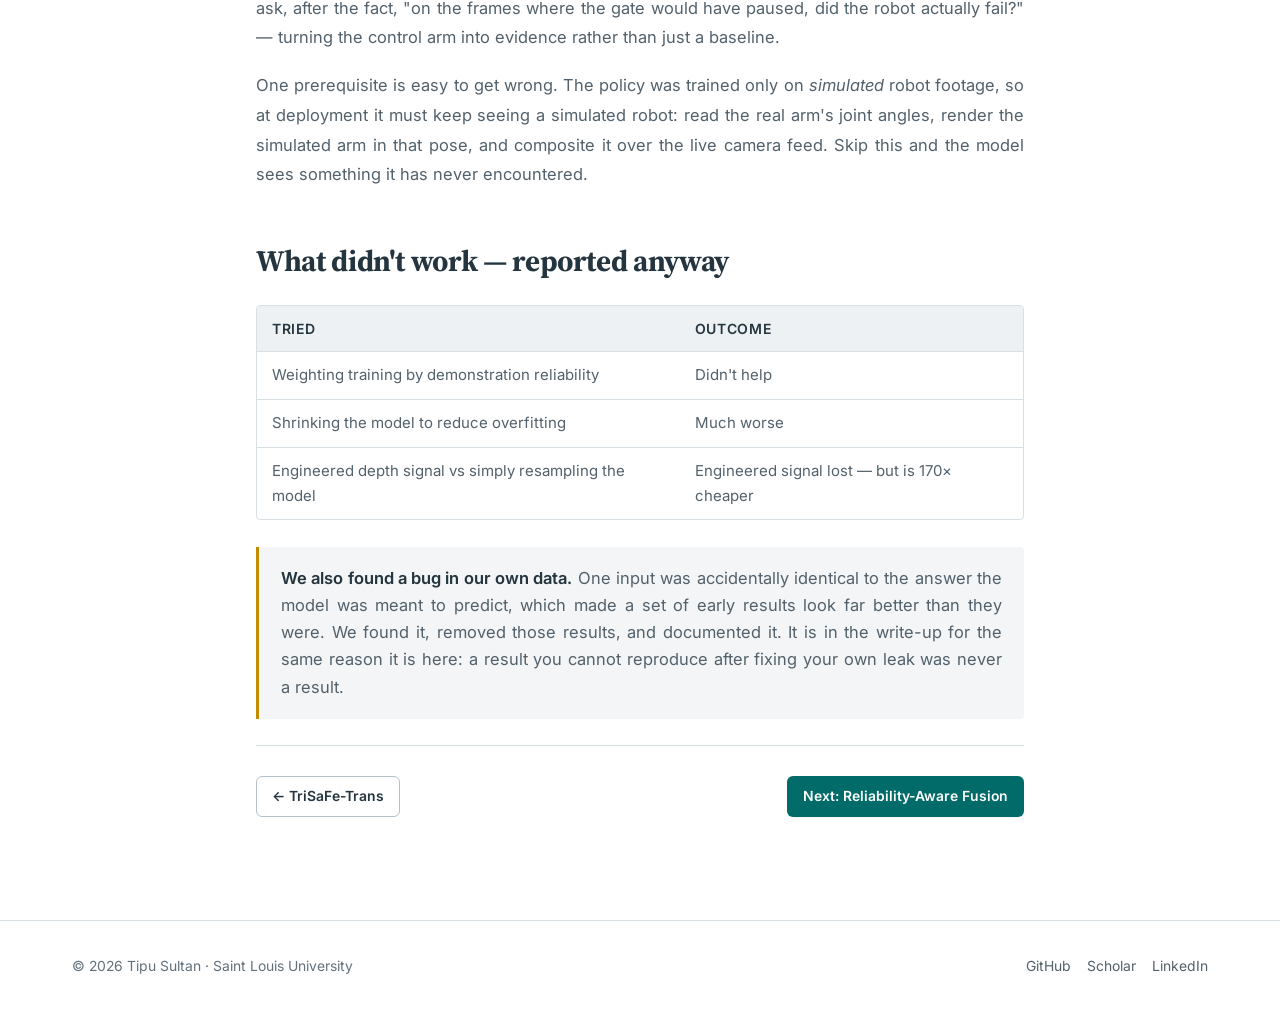
<file: projects/video-to-robot.html>
<!DOCTYPE html>
<html lang="en">
<head>
<meta charset="utf-8">
<meta name="viewport" content="width=device-width, initial-scale=1">
<title>Video-to-Robot Imitation Learning — Tipu Sultan</title>
<meta name="description" content="Teaching a robot household manipulation from ordinary human video: SAM2 segmentation, MANO hand fitting, ICP refinement, inpainting, MuJoCo compositing, a diffusion policy, and a reliability gate that pauses when perception fails.">
<link rel="canonical" href="https://tipusultan199.github.io/projects/video-to-robot.html">
<meta property="og:type" content="article">
<meta property="og:title" content="Video-to-Robot Imitation Learning">
<meta property="og:description" content="A diffusion policy trained on human video, with a reliability gate that cuts action error 11% by pausing on exactly the frames its perception cannot support.">
<meta property="og:url" content="https://tipusultan199.github.io/projects/video-to-robot.html">
<meta property="og:image" content="https://tipusultan199.github.io/assets/img/figures/tro-system-overview.png">
<meta property="og:image:alt" content="Video-to-robot pipeline converting RGB-D human demonstrations into gated robot trajectories.">
<meta property="og:image:width" content="1400">
<meta property="og:image:height" content="804">
<meta name="twitter:card" content="summary_large_image">
<meta name="twitter:title" content="Video-to-Robot Imitation Learning — Tipu Sultan">
<meta name="twitter:description" content="Learning robot manipulation from human video with an uncertainty-aware reliability gate.">
<meta name="twitter:image" content="https://tipusultan199.github.io/assets/img/figures/tro-system-overview.png">
<link rel="icon" href="data:image/svg+xml,%3Csvg xmlns='http://www.w3.org/2000/svg' viewBox='0 0 64 64'%3E%3Crect width='64' height='64' rx='14' fill='%2334454f'/%3E%3Ctext x='32' y='43' font-family='monospace' font-size='30' font-weight='700' fill='%23ffbe00' text-anchor='middle'%3ETS%3C/text%3E%3C/svg%3E">

<script>
  (function () {
    try {
      var t = localStorage.getItem("theme");
      if (t === "light" || t === "dark") document.documentElement.setAttribute("data-theme", t);
    } catch (e) {}
  })();
</script>

<link rel="preconnect" href="https://fonts.googleapis.com">
<link rel="preconnect" href="https://fonts.gstatic.com" crossorigin>
<link rel="stylesheet" href="https://fonts.googleapis.com/css2?family=Inter:wght@400;500;600;700&amp;family=JetBrains+Mono:wght@400;500;600;700&amp;family=Source+Serif+4:wght@400;600;700&amp;display=swap">
<link rel="stylesheet" href="../assets/css/styles.css">
</head>
<body>

<a class="skip-link" href="#main">Skip to content</a>

<header class="site-header">
  <nav class="wrap nav" aria-label="Primary">
    <a class="brand" href="../index.html">
      <span class="brand-mark" aria-hidden="true">TS</span>
      <span>Tipu Sultan</span>
    </a>
    <ul class="nav-links" id="nav-links">
      <li><a href="../index.html#top">About</a></li>
      <li><a href="../index.html#cv">CV</a></li>
      <li><a href="../index.html#research">Research</a></li>
      <li><a href="../index.html#videos">Videos</a></li>
      <li><a href="../index.html#projects">Projects</a></li>
      <li><a href="../index.html#publications">Publications</a></li>
      <li><a href="../index.html#skills">Skills</a></li>
      <li><a href="../index.html#contact">Contact</a></li>
    </ul>
    <div class="nav-actions">
      <button class="icon-btn theme-toggle" type="button" aria-label="Switch colour theme">
        <svg class="sun" viewBox="0 0 24 24" fill="none" stroke="currentColor" stroke-width="2" stroke-linecap="round" aria-hidden="true"><circle cx="12" cy="12" r="4.2"/><path d="M12 2v2.6M12 19.4V22M4.2 4.2l1.9 1.9M17.9 17.9l1.9 1.9M2 12h2.6M19.4 12H22M4.2 19.8l1.9-1.9M17.9 6.1l1.9-1.9"/></svg>
        <svg class="moon" viewBox="0 0 24 24" fill="none" stroke="currentColor" stroke-width="2" stroke-linecap="round" stroke-linejoin="round" aria-hidden="true"><path d="M21 12.8A9 9 0 1 1 11.2 3a7 7 0 0 0 9.8 9.8Z"/></svg>
      </button>
      <button class="icon-btn nav-toggle" type="button" aria-label="Toggle menu" aria-expanded="false" aria-controls="nav-links">
        <svg viewBox="0 0 24 24" fill="none" stroke="currentColor" stroke-width="2" stroke-linecap="round" aria-hidden="true"><path d="M3 6h18M3 12h18M3 18h18"/></svg>
      </button>
    </div>
  </nav>
</header>

<main id="main">

<section class="page-hero">
  <div class="wrap">
    <div class="breadcrumb">
      <a href="../index.html#projects">Projects</a>
      <svg viewBox="0 0 24 24" fill="none" stroke="currentColor" stroke-width="2" stroke-linecap="round" aria-hidden="true"><path d="m9 6 6 6-6 6"/></svg>
      <span>Video-to-Robot</span>
    </div>

    <h1>Video-to-Robot Imitation Learning</h1>
    <p class="page-lede">
      Teaching a robot household tasks normally means physically guiding the arm hundreds of times.
      We film a person instead. But a policy trained from camera footage inherits the camera's bad
      moments — so the real contribution is a system that <strong>estimates how well the robot is
      seeing, and pauses when it isn't</strong>.
    </p>

    <dl class="meta-row">
      <div class="meta-item"><dt>Status</dt><dd>Ongoing → IEEE T-RO</dd></div>
      <div class="meta-item"><dt>My role</dt><dd>First author · end-to-end owner</dd></div>
      <div class="meta-item"><dt>Data</dt><dd>906 usable trials · 5 tasks + rest</dd></div>
      <div class="meta-item"><dt>Policy</dt><dd>Diffusion, 14 trained variants</dd></div>
      <div class="meta-item"><dt>Stack</dt><dd>PyTorch · SAM2 · MuJoCo · ROS 2</dd></div>
    </dl>

    <div class="hero-cta" style="margin-top:26px">
      <a class="btn btn-primary btn-sm" href="../assets/docs/Video-to-Robot-Methods-Overview.pdf">Methods overview (PDF)</a>
      <a class="btn btn-ghost btn-sm" href="#pipeline">Jump to the pipeline</a>
    </div>
  </div>
</section>

<section>
  <div class="wrap">
    <div class="prose">

      <figure class="fig wide">
        <a href="../assets/img/figures/tro-system-overview.png" title="Open full size">
          <img src="../assets/img/figures/tro-system-overview.png" width="1400" height="804" loading="lazy"
             alt="System overview: human RGB-D demonstrations converted into robot-compatible trajectories, a diffusion policy, and a reliability gate deciding when to act.">
        </a>
        <figcaption><b>Figure 1.</b> End-to-end system — human demonstration capture, perception, retargeting, robot compositing, policy learning, and the reliability gate that decides whether the predicted action is executed.</figcaption>
      </figure>

      <div class="project-now">
        <b>Current status — what I am doing now</b>
        <p>
          Ongoing, targeting <strong>IEEE Transactions on Robotics (T-RO)</strong>. I own this one
          end to end — the capture rig, the perception stack, the policy, the evaluation and the
          write-up.
        </p>
        <p>
          The offline result and its control experiments are complete. I am now running the
          real-robot arm of the study on the Kinova Gen3: gate on versus gate off in alternating
          blocks, with per-task success criteria fixed in writing before the first trial. Still to
          close before submission — the remaining ablations, and the embodiment-matching step that
          keeps the deployed policy seeing the rendered arm it was trained on.
        </p>
      </div>

      <div class="callout">
        <p>
          <strong>In one paragraph.</strong> We teach robots household tasks by filming humans
          rather than manually guiding the arm. But robots trained this way don't know when their
          own vision is unreliable — they act confidently regardless. We add a system that
          continuously estimates how well the robot is seeing and pauses when it isn't. Offline
          this cuts errors by 11%, and control experiments confirm the gain comes from correctly
          identifying risky moments rather than from pausing in general. We are now validating it
          on real hardware.
        </p>
      </div>

      <h2 id="pipeline">The pipeline, step by step</h2>
      <p>
        Fourteen stages from a camera pointed at a kitchen counter to a policy that runs on a
        Kinova Gen3. Each one names the actual technique rather than gesturing at it.
      </p>

      <ol class="step-list">
        <li>
          <h3>Record people doing tasks</h3>
          <p>
            An RGB-D camera at 640×400, 15 fps captures five household tasks — bottle, clock, fan,
            plant, wave — plus an explicit <em>rest</em> state that turns out to matter a great
            deal. 906 usable trials across six condition blocks per task.
          </p>
        </li>
        <li>
          <h3>Find the hand in 3D</h3>
          <p>
            WiLoR-mini (HaMeR family, MANO hand model) gives 21 joint positions and a 778-vertex
            hand mesh for every frame.
          </p>
        </li>
        <li>
          <h3>Separate hand, arm and object from the background</h3>
          <p>SAM2 produces the masks and tracks the manipulated object through the trial.</p>
        </li>
        <li>
          <h3>Sharpen the hand pose against depth</h3>
          <p>
            ICP registers the hand mesh to the depth point cloud. The registration residual is kept
            — later it becomes one of the signals for how much to trust that frame.
          </p>
        </li>
        <li>
          <h3>Translate human motion into robot motion</h3>
          <p>
            Cartesian retargeting maps hand pose to end-effector position, orientation and gripper
            opening, producing actions already expressed in the robot's own frame. About 23% of
            frames have no computable action; those are smoothly interpolated.
          </p>
        </li>
        <li>
          <h3>Erase the human from the video</h3>
          <p>
            The policy should not train on footage containing a person's arm. Background-plate
            reconstruction driven by SAM2's arm mask (E2FGVI-family video inpainting) removes it.
          </p>
        </li>
        <li>
          <h3>Draw the robot doing the task</h3>
          <p>
            MuJoCo renders a Kinova Gen3 with a Robotiq 2F-85 gripper executing the retargeted
            motion, from the same calibrated camera viewpoint as the real footage.
          </p>
        </li>
        <li>
          <h3>Composite it back in</h3>
          <p>
            Depth-aware compositing merges the rendered arm with the inpainted background — depth
            decides what occludes what. The result looks like the robot performed the task, without
            a robot ever having been present.
          </p>
        </li>
        <li>
          <h3>Split the data honestly</h3>
          <p>
            Stratified train/val/test split <strong>at the trial level, not the frame level</strong>.
            Frames within a trial are nearly identical; splitting by frame would leak the test set
            into training.
          </p>
        </li>
        <li>
          <h3>Train the policy</h3>
          <p>
            A diffusion policy learns to turn noise into an action sequence: ResNet-18 vision
            encoders (ImageNet-pretrained), FiLM conditioning, a 1D U-Net decoder over the action
            sequence, DDPM with 100 noise steps for training and DDIM with 10 steps at inference.
            Rotations use the 6D representation to avoid angle wraparound. 14 variants trained for
            the ablation study.
          </p>
        </li>
      </ol>

      <figure class="fig wide">
        <a href="../assets/img/figures/tro-architecture.png" title="Open full size">
          <img src="../assets/img/figures/tro-architecture.png" width="1600" height="908" loading="lazy"
             alt="Model architecture: vision encoders, FiLM conditioning, and a 1D U-Net diffusion decoder over the action sequence.">
        </a>
        <figcaption><b>Figure 2.</b> Policy architecture — ResNet-18 visual encoders modulate a 1D U-Net action decoder through FiLM, trained as a denoising diffusion model over action sequences.</figcaption>
      </figure>

      <h2>The contribution: teaching the robot to know when it can't see</h2>
      <p>
        Everything above produces a competent imitation policy. It also produces a policy that
        will confidently act on a frame where the depth sensor dropped out, the object is occluded,
        or the RGB and depth streams have drifted out of alignment. Three candidate signals for
        "how bad is this frame" were compared against real downstream error.
      </p>

      <div class="table-scroll">
        <table>
          <thead><tr><th>Signal</th><th>How it works</th><th>Correlation with error</th><th>Cost</th></tr></thead>
          <tbody>
            <tr><td>Depth-jump</td><td>How much the depth reading jumps between frames</td><td class="num">r = 0.35</td><td class="num">~2 ms</td></tr>
            <tr><td>Model uncertainty</td><td>Run the policy 5×, measure disagreement with itself</td><td class="num">r = 0.51</td><td class="num">~340 ms</td></tr>
            <tr><td><b>Combined</b></td><td>Both together</td><td class="num"><b>r = 0.52</b></td><td class="num">~340 ms</td></tr>
          </tbody>
        </table>
      </div>

      <p>Four supporting techniques make the gate deployable rather than merely measurable:</p>
      <ul>
        <li><strong>Causal temporal depth recovery</strong> — dropped depth pixels are filled using only past frames, because a live robot cannot see the future. This nearly doubled the signal's usefulness.</li>
        <li><strong>Calibration</strong> — the signal is fit against real error on 80% of trials and validated on the remaining 20%.</li>
        <li><strong>Geometric feasibility check</strong> — depth is lifted to a 3D point cloud and the planned path is tested for obstruction.</li>
        <li><strong>ACT / DEFER / WAIT state machine</strong> — go, hold and re-check, or abort if the problem persists.</li>
      </ul>

      <figure class="fig wide">
        <a href="../assets/img/figures/tro-reliability-gate.png" title="Open full size">
          <img src="../assets/img/figures/tro-reliability-gate.png" width="1400" height="765" loading="lazy"
             alt="Reliability gate: perception quality estimated per frame and converted into an act, defer or wait decision.">
        </a>
        <figcaption><b>Figure 3.</b> The reliability gate — per-frame perception quality is calibrated against measured error, then thresholded into ACT, DEFER or WAIT.</figcaption>
      </figure>

      <h2>Does it actually work?</h2>
      <p>
        On held-out trials the model never trained on, gating produces <strong>11% lower action
        error at a 10–20% pause rate</strong>, and the improvement holds across all five tasks.
        Detection quality for bad frames reaches <strong>AUROC 0.795</strong>.
      </p>

      <div class="callout">
        <p>
          <strong>The controls are what make this convincing.</strong> Pausing on <em>random</em>
          frames: no benefit. Pausing on a <em>fixed schedule</em>: no benefit. Same number of
          frames paused in every case. So the gain comes from the robot identifying <em>which</em>
          moments are risky — not from pausing in general.
        </p>
      </div>

      <div class="two-col" style="margin:2em 0">
        <figure class="fig" style="margin:0">
          <img src="../assets/img/figures/tro-gating-tradeoff.png" width="1000" height="955" loading="lazy"
               alt="Action error against pause rate, showing the gated policy below the ungated baseline.">
          <figcaption><b>Figure 4.</b> Error against pause rate — the operating band where gating pays for itself.</figcaption>
        </figure>
        <figure class="fig" style="margin:0">
          <img src="../assets/img/figures/tro-per-task-gating.png" width="1400" height="478" loading="lazy"
               alt="Per-task breakdown of the gating benefit across the five household tasks.">
          <figcaption><b>Figure 5.</b> Per-task breakdown. The benefit is not carried by one easy task.</figcaption>
        </figure>
      </div>

      <p>
        Statistics throughout: paired Wilcoxon signed-rank (errors are right-skewed, so
        non-parametric), Cohen's <em>d</em> for effect size, Holm–Bonferroni across the many
        comparisons, McNemar's exact test for binary outcomes, bootstrap confidence intervals,
        permutation tests — and a per-task breakdown reported every time, not just the aggregate.
      </p>

      <h2>Perception at scale</h2>
      <p>
        Alongside the policy work, the perception stack was audited rather than assumed. Combining
        SAM2 hand and object segmentation, camera calibration, temporal depth fusion and 3D
        back-projection raised valid object observations from <strong>52.1% to 65.7%</strong> across
        7,167 frames. A long-tail benchmark of <strong>570 corruption conditions and 27,360
        frames</strong> — depth dropout, occlusion, blur, motion blur, RGB–depth misalignment —
        supports a reliability estimator reaching <strong>0.782 AUROC</strong>. In total, 1,099
        RGB-D demonstrations and 154,844 frames were processed through reproducible PyTorch
        pipelines.
      </p>

      <h2>See it running</h2>
    </div>

    <div class="video-grid" style="margin-bottom:2em">
      <figure class="video-card">
        <video muted loop playsinline preload="metadata" data-autoloop poster="../assets/img/posters/tro-raw-rgb.jpg" width="640" height="400" aria-label="Raw RGB demonstration footage of a human performing a household task">
          <source src="../assets/video/tro-raw-rgb.mp4" type="video/mp4">
        </video>
        <figcaption class="video-caption">
          <b>1 — Raw human demonstration</b>
          What the camera actually records: a person performing the task, RGB-D at 640×400, 15 fps.
        </figcaption>
      </figure>

      <figure class="video-card">
        <video muted loop playsinline preload="metadata" data-autoloop poster="../assets/img/posters/tro-debug.jpg" width="1280" height="533" aria-label="Debug panels: the inpainted scene, the rendered robot, its mask and a depth-occlusion check">
          <source src="../assets/video/tro-debug.mp4" type="video/mp4">
        </video>
        <figcaption class="video-caption">
          <b>2 — Compositing debug panels</b>
          The inpainted scene, the robot rendered from the calibrated camera pose, its mask, and a
          depth comparison marking which parts of the arm are shown or occluded.
        </figcaption>
      </figure>

      <figure class="video-card">
        <video muted loop playsinline preload="metadata" data-autoloop poster="../assets/img/posters/tro-robotized.jpg" width="640" height="400" aria-label="The final robotised video with a simulated Kinova arm composited into the real scene">
          <source src="../assets/video/tro-robotized.mp4" type="video/mp4">
        </video>
        <figcaption class="video-caption">
          <b>3 — Robotised output</b>
          Human arm inpainted away, MuJoCo-rendered Kinova depth-composited in from the same
          calibrated viewpoint. This is the policy's training input.
        </figcaption>
      </figure>

      <figure class="video-card">
        <video muted loop playsinline preload="metadata" data-autoloop poster="../assets/img/posters/collection-3.jpg" width="848" height="464" aria-label="Data collection session showing a task being performed for the camera">
          <source src="../assets/video/collection-3.mp4" type="video/mp4">
        </video>
        <figcaption class="video-caption">
          <b>4 — Data collection</b>
          One of the six condition blocks per task, varying lighting, viewpoint and clutter to build
          the long-tail benchmark.
        </figcaption>
      </figure>
    </div>

    <div class="prose">
      <h2>Real-robot validation (in progress)</h2>
      <p>
        The hardware study is designed before it is run. Two arms — gate ON versus gate OFF,
        everything else identical — in alternating blocks of about five so time-of-day drift cannot
        confound the comparison. Success is defined per task in advance, in writing. Analysis uses
        Fisher's exact test and Wilson binomial intervals, which behave correctly at small sample
        sizes.
      </p>
      <p>
        The useful trick: <strong>log the gate's decision even when it is switched off</strong>.
        That makes it possible to ask, after the fact, "on the frames where the gate would have
        paused, did the robot actually fail?" — turning the control arm into evidence rather than
        just a baseline.
      </p>
      <p>
        One prerequisite is easy to get wrong. The policy was trained only on <em>simulated</em>
        robot footage, so at deployment it must keep seeing a simulated robot: read the real arm's
        joint angles, render the simulated arm in that pose, and composite it over the live camera
        feed. Skip this and the model sees something it has never encountered.
      </p>

      <h2>What didn't work — reported anyway</h2>
      <div class="table-scroll">
        <table>
          <thead><tr><th>Tried</th><th>Outcome</th></tr></thead>
          <tbody>
            <tr><td>Weighting training by demonstration reliability</td><td>Didn't help</td></tr>
            <tr><td>Shrinking the model to reduce overfitting</td><td>Much worse</td></tr>
            <tr><td>Engineered depth signal vs simply resampling the model</td><td>Engineered signal lost — but is 170× cheaper</td></tr>
          </tbody>
        </table>
      </div>

      <div class="callout warn">
        <p>
          <strong>We also found a bug in our own data.</strong> One input was accidentally identical
          to the answer the model was meant to predict, which made a set of early results look far
          better than they were. We found it, removed those results, and documented it. It is in the
          write-up for the same reason it is here: a result you cannot reproduce after fixing your
          own leak was never a result.
        </p>
      </div>

      <div class="next-nav">
        <a class="btn btn-ghost btn-sm" href="trisafe-trans.html">← TriSaFe-Trans</a>
        <a class="btn btn-primary btn-sm" href="information-fusion.html">Next: Reliability-Aware Fusion</a>
      </div>
    </div>
  </div>
</section>

</main>

<footer class="site-footer">
  <div class="wrap footer-inner">
    <div>© <span id="year">2026</span> Tipu Sultan · Saint Louis University</div>
    <nav class="footer-links" aria-label="Footer">
      <a href="https://github.com/Tipusultan199" rel="noopener">GitHub</a>
      <a href="https://scholar.google.com/citations?user=QmYyXBIAAAAJ&amp;hl=en" rel="noopener">Scholar</a>
      <a href="https://www.linkedin.com/in/tipu-sultan-2633a91b4/" rel="noopener">LinkedIn</a>
    </nav>
  </div>
</footer>

<script src="../assets/js/site.js" defer></script>
</body>
</html>
</file>
<file: assets/css/home.css>
:root {
  --bg: #ffffff;
  --surface: #ffffff;
  --surface-soft: #f1f4f5;
  --ink: #23343d;
  --muted: #52636c;
  --line: #d5dde1;
  --accent: #006b68;
  --accent-strong: #005451;
  --accent-soft: #edf1f2;
  --accent-ink: #ffffff;
  --blue: #34454f;
  --blue-soft: #edf1f2;
  --warm: #8a5700;
  --warm-soft: #f2f3f4;
  --violet: #34454f;
  --violet-soft: #edf1f2;
  --dark-panel: #34454f;
  --gold: #ffbe00;
  --aqua: #38d2c5;
  --display: "DM Serif Display", Georgia, serif;
  --sans: "DM Sans", system-ui, sans-serif;
  --mono: "JetBrains Mono", ui-monospace, monospace;
  --shell: 1180px;
  --page-gutter: clamp(1rem, 3vw, 1.375rem);
  --reading-width: 48rem;
  --paragraph-gap: 1.15rem;
  --radius: 8px;
  --shadow: 0 12px 30px rgba(35, 52, 61, .08);
  color-scheme: light;
}

@media (prefers-color-scheme: dark) {
  :root:not([data-theme="light"]) {
    --bg: #18262e;
    --surface: #23343d;
    --surface-soft: #2b3e48;
    --ink: #f4f7f8;
    --muted: #bac8cf;
    --line: #465e6b;
    --accent: #38d2c5;
    --accent-strong: #70e6da;
    --accent-soft: #2b3e48;
    --accent-ink: #18262e;
    --blue: #b5c9d4;
    --blue-soft: #2b3e48;
    --warm: #ffbe00;
    --warm-soft: #2b3e48;
    --violet: #b5c9d4;
    --violet-soft: #2b3e48;
    --dark-panel: #23343d;
    --shadow: 0 24px 60px rgba(0, 0, 0, .3);
    color-scheme: dark;
  }
}

:root[data-theme="dark"] {
  --bg: #18262e;
  --surface: #23343d;
  --surface-soft: #2b3e48;
  --ink: #f4f7f8;
  --muted: #bac8cf;
  --line: #465e6b;
  --accent: #38d2c5;
  --accent-strong: #70e6da;
  --accent-soft: #2b3e48;
  --accent-ink: #18262e;
  --blue: #b5c9d4;
  --blue-soft: #2b3e48;
  --warm: #ffbe00;
  --warm-soft: #2b3e48;
  --violet: #b5c9d4;
  --violet-soft: #2b3e48;
  --dark-panel: #23343d;
  --shadow: 0 24px 60px rgba(0, 0, 0, .3);
  color-scheme: dark;
}

* { box-sizing: border-box; }
html { scroll-behavior: smooth; scroll-padding-top: 88px; }
body {
  margin: 0;
  overflow-x: hidden;
  background: var(--bg);
  color: var(--ink);
  font-family: var(--sans);
  font-size: 16px;
  line-height: 1.75;
  -webkit-font-smoothing: antialiased;
}

img, svg { display: block; max-width: 100%; height: auto; }
a { color: inherit; text-decoration: none; }
:focus-visible { outline: 2px solid var(--accent); outline-offset: 4px; }
.social-links a:hover, .text-link:hover { text-decoration: underline; text-underline-offset: 4px; }
p { margin: 0 0 var(--paragraph-gap); overflow-wrap: break-word; }
h1, h2, h3 { margin: 0; font-weight: 400; line-height: 1.15; }
ul, ol { margin: 0; padding: 0; list-style: none; }
button { font: inherit; }

.shell { width: 100%; max-width: var(--shell); margin-inline: auto; padding-inline: var(--page-gutter); }
.skip-link {
  position: fixed;
  z-index: 1000;
  top: 10px;
  left: 10px;
  padding: 10px 14px;
  border-radius: var(--radius);
  background: var(--ink);
  color: var(--bg);
  transform: translateY(-150%);
}
.skip-link:focus { transform: translateY(0); }

.site-header {
  --ink: #f4f7f8;
  --muted: #d2dce1;
  --line: #536873;
  --surface: #34454f;
  --accent: #38d2c5;
  position: fixed;
  z-index: 100;
  inset: 0 0 auto;
  border-bottom: 1px solid transparent;
  background: #293a44;
  color: var(--ink);
  transition: border-color .2s ease, box-shadow .2s ease;
}
.site-header.scrolled { border-bottom-color: var(--line); box-shadow: 0 5px 24px rgba(20, 40, 35, .05); }
.nav { min-height: 74px; display: flex; align-items: center; justify-content: space-between; gap: 20px; }
.brand { display: inline-flex; align-items: center; gap: 11px; font-weight: 700; letter-spacing: -.02em; }
.brand-mark {
  display: grid;
  width: 36px;
  height: 36px;
  place-items: center;
  border-radius: 4px;
  background: var(--gold);
  color: #23343d;
  font: 600 .8125rem var(--mono);
}
.nav-actions, .nav-links { display: flex; align-items: center; }
.nav-actions { gap: 10px; }
.nav-links { gap: 4px; }
.nav-links a {
  display: block;
  padding: 8px 10px;
  border-radius: var(--radius);
  color: var(--muted);
  font-size: .9rem;
  font-weight: 600;
}
.nav-links a:hover, .nav-links a.active { background: var(--surface); color: var(--ink); }
.icon-button {
  display: grid;
  width: 40px;
  height: 40px;
  padding: 9px;
  place-items: center;
  border: 1px solid var(--line);
  border-radius: 5px;
  background: var(--surface);
  color: var(--ink);
  cursor: pointer;
}
.theme-toggle svg { width: 19px; height: 19px; fill: none; stroke: currentColor; stroke-linecap: round; stroke-width: 1.7; }
.moon-icon { display: none; }
:root[data-theme="dark"] .sun-icon { display: none; }
:root[data-theme="dark"] .moon-icon { display: block; }
@media (prefers-color-scheme: dark) {
  :root:not([data-theme="light"]) .sun-icon { display: none; }
  :root:not([data-theme="light"]) .moon-icon { display: block; }
}
.nav-toggle { display: none; gap: 4px; }
.nav-toggle span { width: 18px; height: 1.5px; border-radius: 2px; background: currentColor; }

.eyebrow {
  display: flex;
  align-items: center;
  gap: 10px;
  margin-bottom: 18px;
  color: var(--accent);
  font: 600 .8125rem var(--mono);
  letter-spacing: .12em;
  text-transform: uppercase;
}
.eyebrow::before { content: ""; width: 26px; height: 2px; background: currentColor; }

.hero {
  --ink: #f4f7f8;
  --muted: #d2dce1;
  --line: #61737d;
  --accent: #38d2c5;
  --accent-strong: #70e6da;
  --accent-ink: #23343d;
  --surface: #34454f;
  position: relative;
  padding: 132px 0 72px;
  overflow: hidden;
  background: #34454f;
  color: var(--ink);
}
.hero-grid { position: relative; z-index: 1; display: grid; grid-template-columns: 1.08fr .92fr; align-items: center; gap: clamp(42px, 7vw, 94px); }
.hero-copy { max-width: 680px; }
.hero-acceptance {
  display: inline-flex;
  align-items: center;
  gap: 9px;
  margin: -2px 0 20px;
  padding: 0 0 7px;
  border-bottom: 1px solid var(--gold);
  color: var(--gold);
  font: 600 .875rem var(--sans);
  letter-spacing: .015em;
}
.hero-acceptance:hover { border-bottom-color: currentColor; }
.hero h1 {
  max-width: 760px;
  margin-bottom: 10px;
  font-family: var(--display);
  font-size: clamp(3rem, 5.4vw, 4.4rem);
  letter-spacing: -.03em;
}
.hero-tagline { max-width: 640px; margin-bottom: 22px; color: var(--accent); font-family: var(--display); font-size: clamp(1.2rem, 1.8vw, 1.45rem); line-height: 1.35; }
.hero-lede { max-width: 650px; color: var(--muted); font-size: clamp(1rem, 1.25vw, 1.08rem); line-height: 1.75; }
.hero-lede strong { color: var(--ink); }
.hero-lede a { color: var(--accent); font-weight: 600; }
.hero-actions { display: flex; flex-wrap: wrap; gap: 12px; margin: 26px 0 24px; }
.button {
  display: inline-flex;
  min-height: 48px;
  align-items: center;
  justify-content: center;
  padding: 12px 18px;
  border: 1px solid transparent;
  border-radius: 5px;
  font-weight: 700;
  transition: transform .18s ease, box-shadow .18s ease, background .18s ease;
}
.button:hover { transform: translateY(-2px); }
.button-primary { background: var(--accent); color: var(--accent-ink); }
.button-primary:hover { background: var(--accent-strong); }
.hero .button-primary { background: var(--gold); color: #23343d; }
.hero .button-primary:hover { background: #ffd052; }
.button-secondary { border-color: var(--line); background: var(--surface); }
.hero-meta { display: flex; flex-wrap: wrap; gap: 10px 24px; color: var(--muted); font-size: .88rem; }
.available { display: inline-flex; align-items: center; gap: 8px; }
.available i { width: 6px; height: 6px; border-radius: 50%; background: var(--aqua); }
.social-links { display: flex; flex-wrap: wrap; gap: 18px; margin-top: 22px; }
.social-links a { color: var(--muted); font-size: .86rem; font-weight: 700; }
.social-links a:hover { color: var(--accent); }
.hero-visual { position: relative; margin: 0; }
.hero-visual picture { display: block; overflow: hidden; border-radius: 5px; }
.hero-visual img { width: 100%; aspect-ratio: .82; object-fit: cover; object-position: 58% center; }
.hero-visual figcaption {
  position: relative;
  display: grid;
  width: 100%;
  grid-template-columns: 1fr;
  gap: 0;
  padding: 16px 0 0;
}
.hero-visual figcaption p { margin: 0; color: var(--muted); font-size: .82rem; line-height: 1.5; }
.hero-proof {
  position: relative;
  z-index: 1;
  display: grid;
  grid-template-columns: repeat(4, 1fr);
  margin-top: 48px;
  overflow: hidden;
  border-top: 1px solid var(--line);
  border-bottom: 1px solid var(--line);
}
.hero-proof div { padding: 20px 22px; border-right: 1px solid var(--line); }
.hero-proof div:last-child { border-right: 0; }
.hero-proof strong { display: block; margin-bottom: 5px; color: var(--ink); font-size: .92rem; }
.hero-proof span { color: var(--muted); font-size: .875rem; line-height: 1.45; }

section:not(.hero) { padding: clamp(64px, 7vw, 100px) 0; }
.section-intro { max-width: var(--reading-width); margin-bottom: 38px; }
.section-intro h2, .about-copy h2, .contact-card h2 {
  margin-bottom: 16px;
  font-family: var(--display);
  font-size: clamp(1.85rem, 2.9vw, 2.6rem);
  letter-spacing: -.02em;
}
.section-intro > p:last-child, .about-copy > p, .contact-card > div > p { color: var(--muted); font-size: 1rem; line-height: 1.75; }
.section-intro-wide { max-width: var(--reading-width); }
.section-intro > p:last-child { margin-bottom: 0; }

/* Long paragraphs share equal left and right edges on wider screens. */
@media (min-width: 761px) {
  .hero-lede,
  .section-intro > p:not(.eyebrow),
  .direction-copy > p:not(.direction-label),
  .video-feature-summary > p:not(.video-feature-kicker),
  .cv-list .cv-note,
  .paper-info .paper-desc {
    text-align: justify;
    text-align-last: start;
    text-justify: inter-word;
    -webkit-hyphens: auto;
    hyphens: auto;
    hyphenate-limit-chars: 7 3 3;
    text-wrap: pretty;
  }
}

/* A research overview with one introduction and four connected themes. */
.research-section {
  --ink: #f4f7f8;
  --muted: #d2dce1;
  --accent: #38d2c5;
  --line: #657984;
  background: #34454f;
  color: var(--ink);
}
.research-layout {
  display: grid;
  grid-template-columns: minmax(0, .82fr) minmax(0, 1.18fr);
  gap: clamp(40px, 6vw, 80px);
  align-items: start;
}
.research-intro { position: sticky; top: 110px; max-width: none; margin-bottom: 0; }
.research-intro .eyebrow { color: var(--gold); font-size: .875rem; }
.research-section .research-intro h2 {
  max-width: 14ch;
  margin-bottom: 24px;
  font-size: clamp(2.15rem, 3.5vw, 3rem);
  line-height: 1.13;
}
.research-intro > p:last-child { max-width: 40ch; font-size: 1.02rem; line-height: 1.8; }
.theme-grid { display: grid; grid-template-columns: minmax(0, 1fr); }
.theme-card {
  display: grid;
  grid-template-columns: 32px minmax(0, 1fr);
  gap: 22px;
  padding: 28px 0;
  border-top: 1px solid var(--line);
}
.theme-card:last-child { border-bottom: 1px solid var(--line); }
.theme-icon { display: grid; width: 32px; height: 36px; place-items: center; color: var(--gold); }
.theme-icon svg { width: 30px; fill: none; stroke: currentColor; stroke-linecap: round; stroke-linejoin: round; stroke-width: 1.6; }
.theme-card h3 { margin-bottom: 10px; font-family: var(--display); font-size: clamp(1.3rem, 1.85vw, 1.6rem); line-height: 1.25; }
.theme-card p { max-width: 52ch; margin: 0; color: var(--muted); line-height: 1.7; }
.card-note { display: block; margin-top: 13px; color: var(--accent); font-size: .875rem; font-weight: 600; line-height: 1.6; }

.expertise-section { background: var(--dark-panel); color: #f4f7f8; }
.expertise-layout { display: grid; grid-template-columns: .68fr 1.32fr; gap: clamp(46px, 7vw, 96px); align-items: start; }
.expertise-section .section-intro { position: sticky; top: 112px; margin-bottom: 0; }
.expertise-section .eyebrow, .expertise-section .text-link { color: #38d2c5; }
.expertise-section .section-intro > p:last-of-type { color: #bac8cf; }
.expertise-grid { display: grid; grid-template-columns: repeat(2, minmax(0, 1fr)); gap: 16px; }
.expertise-card {
  position: relative;
  padding: 29px;
  overflow: hidden;
  border: 1px solid rgba(255, 255, 255, .13);
  border-radius: var(--radius);
  background: rgba(255, 255, 255, .045);
  transition: transform .2s ease, border-color .2s ease, background .2s ease;
}
.expertise-card:hover { transform: translateY(-4px); border-color: rgba(104, 221, 202, .48); background: rgba(255, 255, 255, .065); }
.expertise-card h3 { margin: 0 0 10px; font-family: var(--display); font-size: 1.35rem; }
.expertise-card p { color: #bac8cf; font-size: 1rem; line-height: 1.7; }
.expertise-card ul { display: flex; flex-wrap: wrap; gap: 7px; margin-top: 24px; }
.expertise-card li { padding: 6px 8px; border: 1px solid rgba(104, 221, 202, .2); border-radius: var(--radius); color: #d2dce1; font: 500 .8125rem var(--mono); }

.directions-section { background: var(--bg); }
.direction {
  display: grid;
  grid-template-columns: 1fr 1fr;
  min-height: 480px;
  margin-top: 24px;
  overflow: hidden;
  border: 1px solid var(--line);
  border-radius: var(--radius);
  background: var(--surface);
}
.direction-copy { align-self: center; padding: clamp(32px, 5vw, 64px); }
.direction-topline { display: flex; flex-wrap: wrap; align-items: center; gap: 10px 16px; margin-bottom: 40px; color: var(--muted); font: 500 .7rem var(--mono); letter-spacing: .035em; text-transform: uppercase; }
.status-badge { padding: 5px 9px; border-radius: 3px; background: #006b68; color: #fff; font-size: .8125rem; }
.direction-label { margin-bottom: 9px; color: var(--accent); font: 600 .8125rem var(--mono); letter-spacing: .08em; text-transform: uppercase; }
.direction h3 { margin-bottom: 18px; font-family: var(--display); font-size: clamp(1.55rem, 2.3vw, 2rem); letter-spacing: -.015em; }
.direction-copy > p:not(.direction-label) { color: var(--muted); line-height: 1.8; }
.direction-copy strong { color: var(--ink); }
.concept-list { display: grid; grid-template-columns: repeat(3, 1fr); gap: 8px; margin-top: 30px; }
.concept-list li { padding: 14px 10px; border-top: 1px solid var(--line); color: var(--ink); font-size: .82rem; font-weight: 600; }
.concept-list span { display: block; margin-bottom: 7px; color: var(--accent); font: 500 .8125rem var(--mono); }
.direction-visual {
  position: relative;
  min-height: 480px;
  overflow: hidden;
  background: var(--surface-soft);
}
.decision-core {
  position: absolute;
  z-index: 2;
  top: 50%;
  left: 50%;
  display: grid;
  width: 190px;
  height: 190px;
  place-content: center;
  border: 1px solid color-mix(in srgb, var(--accent) 55%, var(--line));
  border-radius: 50%;
  background: var(--surface);
  text-align: center;
  transform: translate(-50%, -50%);
  box-shadow: 0 20px 50px rgba(35, 52, 61, .12);
}
.decision-core span { color: var(--accent); font: 600 .8125rem var(--mono); letter-spacing: .07em; text-transform: uppercase; }
.decision-core strong { margin-top: 9px; font-family: var(--display); font-size: 1.35rem; line-height: 1.15; }
.decision-node {
  position: absolute;
  z-index: 2;
  min-width: 138px;
  padding: 13px 15px;
  border: 1px solid var(--line);
  border-radius: var(--radius);
  background: var(--surface);
  box-shadow: 0 10px 30px rgba(35, 52, 61, .09);
}
.decision-node span { display: block; font-weight: 700; }
.decision-node small { color: var(--muted); }
.node-observe { top: 48px; left: 50%; transform: translateX(-50%); }
.node-progress { bottom: 70px; left: 42px; }
.node-commit { right: 42px; bottom: 70px; }
.tro-visual > svg { position: absolute; inset: 0; width: 100%; height: 100%; }
.tro-visual > svg path { fill: none; stroke: color-mix(in srgb, var(--accent) 50%, var(--line)); stroke-dasharray: 5 8; stroke-width: 2; }
.direction-fusion { grid-template-columns: 1fr; margin-top: 28px; }
.direction-fusion .direction-copy { max-width: 940px; }
.direction-figure { display: flex; min-width: 0; margin: 0; padding: 28px; flex-direction: column; justify-content: center; background: var(--surface-soft); }
.direction-figure > a { display: block; }
.direction-figure img { width: 100%; border: 1px solid var(--line); border-radius: 4px; background: #fff; }
.direction-figure figcaption { margin-top: 15px; color: var(--muted); font-size: .875rem; line-height: 1.6; }
.direction-links { display: flex; flex-wrap: wrap; gap: 8px 24px; }
.text-link { display: inline-flex; align-items: center; gap: 8px; margin-top: 13px; color: var(--accent); font-weight: 700; }
.text-link span { transition: transform .18s ease; }
.text-link:hover span { transform: translateX(4px); }

.projects-section { background: var(--surface); }
.project-grid { display: grid; grid-template-columns: repeat(3, 1fr); gap: 18px; }
.project-tile { overflow: hidden; border: 1px solid var(--line); border-radius: var(--radius); background: var(--bg); transition: transform .2s ease, box-shadow .2s ease, border-color .2s ease; }
.project-tile:hover { transform: translateY(-5px); border-color: color-mix(in srgb, var(--accent) 40%, var(--line)); box-shadow: var(--shadow); }
.project-art { height: 218px; padding: 16px; overflow: hidden; background: var(--surface-soft); }
.project-art img { width: 100%; height: 100%; border-radius: var(--radius); object-fit: contain; object-position: center; }
.project-art-neuro, .project-art-trisafe, .project-art-video { background: #34454f; }
.project-copy { min-height: 260px; padding: 25px; }
.project-meta { margin-bottom: 14px; color: var(--accent); font: 600 .8125rem var(--mono); letter-spacing: .07em; text-transform: uppercase; }
.project-copy h3 { margin-bottom: 11px; font-family: var(--display); font-size: 1.4rem; }
.project-copy > p:not(.project-meta) { color: var(--muted); line-height: 1.7; }
.project-copy > span { display: inline-block; margin-top: 10px; color: var(--accent); font-size: .87rem; font-weight: 700; }

.videos-section { background: var(--bg); }
.video-group + .video-group { margin-top: 54px; }
.video-group-head { display: flex; flex-wrap: wrap; align-items: baseline; justify-content: space-between; gap: 20px; margin-bottom: 18px; padding-bottom: 13px; border-bottom: 1px solid var(--line); }
.video-group-head h3 { font-family: var(--display); font-size: clamp(1.2rem, 1.7vw, 1.45rem); }
.video-group-head span { color: var(--muted); font: 600 .8125rem var(--mono); letter-spacing: .06em; text-transform: uppercase; white-space: nowrap; }
.video-grid { display: grid; grid-template-columns: repeat(3, minmax(0, 1fr)); gap: 17px; }
.research-video { margin: 0; overflow: hidden; border: 1px solid var(--line); border-radius: var(--radius); background: var(--surface); box-shadow: 0 10px 32px rgba(35, 52, 61, .04); }
.research-video video { display: block; width: 100%; aspect-ratio: 16 / 9; object-fit: contain; background: #050706; }
.research-video figcaption { padding: 20px; }
.research-video figcaption > span { display: block; margin-bottom: 10px; color: var(--accent); font: 600 .8125rem var(--mono); letter-spacing: .055em; text-transform: uppercase; }
.research-video figcaption strong { display: block; margin-bottom: 8px; font-family: var(--display); font-size: 1.12rem; line-height: 1.25; }
.research-video figcaption p { margin-bottom: 0; color: var(--muted); font-size: 1rem; line-height: 1.75; }

/* A single demonstration fills the row alongside its project context. */
.video-feature {
  display: grid;
  grid-template-columns: minmax(0, 1.25fr) minmax(0, .85fr);
  gap: clamp(28px, 4vw, 48px);
  align-items: center;
}
.video-feature .research-video figcaption { min-height: 0; padding: 18px 22px; }
.video-feature .research-video figcaption > span { font-size: .875rem; }
.video-feature .research-video figcaption strong { margin-bottom: 0; }
.video-feature-summary { padding: 4px 0 4px 26px; border-left: 3px solid var(--accent); }
.video-feature-summary .video-feature-kicker { margin: 0 0 10px; color: var(--accent); font-size: .875rem; font-weight: 700; }
.video-feature-summary h4 { margin: 0 0 16px; font-family: var(--display); font-size: clamp(1.4rem, 2.1vw, 1.75rem); font-weight: 400; line-height: 1.2; }
.video-feature-summary > p { max-width: 52ch; color: var(--muted); font-size: 1rem; line-height: 1.75; }
.video-feature-facts { display: grid; gap: 14px; margin: 22px 0 0; padding-top: 18px; border-top: 1px solid var(--line); }
.video-feature-facts dt { margin-bottom: 3px; color: var(--muted); font-size: .875rem; }
.video-feature-facts dd { margin: 0; color: var(--ink); font-size: .9375rem; font-weight: 600; line-height: 1.5; }

.publications-section { background: var(--dark-panel); color: #f4f7f8; }
.publications-layout { display: grid; grid-template-columns: .72fr 1.28fr; gap: clamp(50px, 8vw, 110px); }
.publications-section .section-intro { position: sticky; top: 112px; align-self: start; margin-bottom: 0; }
.publications-section .eyebrow { color: #38d2c5; }
.publications-section .section-intro > p:last-of-type { color: #bac8cf; }
.publications-section .text-link { color: #38d2c5; }
.publication { display: grid; grid-template-columns: 72px 1fr; gap: 20px; padding: 0 0 31px; margin-bottom: 31px; border-bottom: 1px solid rgba(255, 255, 255, .14); }
.publication:last-child { margin-bottom: 0; }
.publication-year { padding-top: 3px; color: #38d2c5; font: 600 .8125rem var(--mono); }
.publication-venue { margin-bottom: 8px; color: #bac8cf; font: 500 .8125rem var(--mono); letter-spacing: .055em; text-transform: uppercase; }
.publication h3 { margin-bottom: 10px; font-family: var(--display); font-size: clamp(1.1rem, 1.5vw, 1.3rem); line-height: 1.25; }
.publication > div > p:not(.publication-venue) { color: #bac8cf; font-size: .87rem; }
.publication > div > p strong { color: #f4f7f8; }
.publication-links { display: flex; gap: 15px; margin-top: 16px; }
.publication-links a { color: #38d2c5; font-size: .8125rem; font-weight: 700; }

.about-section { background: var(--bg); }
.about-grid { display: grid; grid-template-columns: .83fr 1.17fr; align-items: center; gap: clamp(45px, 8vw, 100px); }
.about-image { position: relative; margin: 0; }
.about-image img { width: 100%; aspect-ratio: .92; border-radius: var(--radius); object-fit: cover; }
.about-copy { max-width: 650px; }
.about-copy a { color: var(--accent); font-weight: 600; }
.about-tags { display: flex; flex-wrap: wrap; gap: 9px; margin-top: 28px; }
.about-tags span { padding: 8px 11px; border: 1px solid var(--line); border-radius: var(--radius); background: var(--surface); color: var(--muted); font-size: .8125rem; font-weight: 600; }

.contact-section { padding-top: 0 !important; background: var(--bg); }
.contact-card {
  display: grid;
  grid-template-columns: 1.3fr .7fr;
  align-items: center;
  gap: 50px;
  padding: clamp(34px, 6vw, 72px);
  border-radius: var(--radius);
  background: #005b58;
  color: #fff;
}
.contact-card .eyebrow { color: var(--gold); }
.contact-card .eyebrow::before { background: var(--gold); }
.contact-card h2 { max-width: 760px; }
.contact-card > div > p { max-width: 720px; margin-bottom: 0; color: #e1eded; }
.contact-actions { display: flex; align-items: center; justify-content: center; flex-direction: column; gap: 17px; }
.button-light { width: 100%; background: var(--gold); color: #23343d; }
.contact-secondary { color: #fff; font-weight: 700; }

.site-footer { padding: 30px 0; border-top: 1px solid var(--line); background: var(--bg); }
.footer-row { display: grid; grid-template-columns: .7fr 1.3fr auto; align-items: center; gap: 24px; color: var(--muted); font-size: .8125rem; }
.footer-row p { margin: 0; }
.footer-row nav { display: flex; gap: 16px; }
.footer-row a:hover { color: var(--accent); }

/* ---------------------------------------------- reorganized homepage (2026-10) */
/* Subheadings within the project and CV sections. */
.sub-head { display: flex; flex-wrap: wrap; align-items: baseline; justify-content: space-between; gap: 20px; margin: 60px 0 18px; padding-bottom: 13px; border-bottom: 1px solid var(--line); }
.sub-head.first { margin-top: 0; }
.sub-head h3 { font-family: var(--display); font-size: clamp(1.2rem, 1.7vw, 1.45rem); }
.sub-head span { color: var(--muted); font: 600 .8125rem var(--mono); letter-spacing: .06em; text-transform: uppercase; white-space: nowrap; }
.sub-head + .direction { margin-top: 0; }
.projects-section .direction { background: var(--bg); }

/* light version of the skills section, so it does not merge with the dark publications section */
.expertise-section.light { background: var(--bg); color: var(--ink); }
.expertise-section.light .eyebrow, .expertise-section.light .text-link { color: var(--accent); }
.expertise-section.light .section-intro > p:last-of-type { color: var(--muted); }
.expertise-section.light .expertise-card { border-color: var(--line); background: var(--surface); }
.expertise-section.light .expertise-card:hover { border-color: color-mix(in srgb, var(--accent) 40%, var(--line)); background: var(--surface); }
.expertise-section.light .expertise-card p { color: var(--muted); }
.expertise-section.light .expertise-card li { border-color: var(--line); color: var(--muted); }

.reveal { opacity: 0; transform: translateY(16px); transition: opacity .6s ease, transform .6s ease; }
.reveal.in { opacity: 1; transform: none; }

@media (max-width: 980px) {
  .video-feature { grid-template-columns: minmax(0, 1fr); gap: 26px; }
  .research-layout { grid-template-columns: minmax(0, 1fr); gap: 36px; }
  .research-intro { position: static; }
  .research-section .research-intro h2 { max-width: 24ch; }
  .research-intro > p:last-child { max-width: 65ch; margin-bottom: 0; }
  .nav-links { position: absolute; top: 66px; right: 22px; display: none; width: min(310px, calc(100vw - 44px)); padding: 10px; align-items: stretch; flex-direction: column; border: 1px solid var(--line); border-radius: var(--radius); background: var(--surface); box-shadow: var(--shadow); }
  .nav-links.open { display: flex; }
  .nav-links a { padding: 11px 12px; }
  .nav-toggle { display: grid; }
  .hero-grid, .direction, .publications-layout, .about-grid, .contact-card { grid-template-columns: 1fr; }
  .hero { padding-top: 126px; }
  .hero-copy { max-width: 800px; }
  .hero-visual { width: min(680px, 88%); margin-inline: auto; }
  .hero-visual img { aspect-ratio: 1.12; object-position: center 34%; }
  .hero-proof { grid-template-columns: repeat(2, 1fr); }
  .hero-proof div:nth-child(2) { border-right: 0; }
  .hero-proof div:nth-child(-n+2) { border-bottom: 1px solid var(--line); }
  .expertise-layout { grid-template-columns: 1fr; }
  .expertise-section .section-intro { position: static; }
  .direction-figure { min-height: 0; }
  .publications-section .section-intro { position: static; }
  .about-image { width: min(600px, 85%); }
  .about-image img { aspect-ratio: 1.15; }
  .contact-actions { align-items: flex-start; }
  .button-light { width: auto; }
  .video-grid { grid-template-columns: repeat(2, minmax(0, 1fr)); }
}

@media (max-width: 760px) {
  .theme-grid, .project-grid, .expertise-grid, .video-grid { grid-template-columns: 1fr; }
  .project-art { height: min(58vw, 330px); }
  .project-copy { min-height: auto; }
  .direction-copy { padding: 31px 24px 38px; }
  .direction-topline { margin-bottom: 27px; }
  .direction-visual { min-height: 500px; }
  .concept-list { grid-template-columns: 1fr; }
  .concept-list li { display: flex; gap: 12px; }
  .concept-list span { margin: 0; }
  .direction-figure { min-height: 0; padding: 18px; }
  .direction-fusion .direction-figure > a { width: 100%; max-width: 100%; overflow-x: auto; overscroll-behavior-inline: contain; }
  .direction-fusion .direction-figure img { width: 900px; max-width: none; }
  .direction-fusion .direction-figure figcaption { width: 100%; }
  .publication { grid-template-columns: 1fr; gap: 7px; }
  .about-image { width: calc(100% - 20px); }
  .footer-row { grid-template-columns: 1fr; gap: 10px; }
}

@media (max-width: 520px) {
  .video-feature-summary { padding-left: 18px; }
  .theme-card { grid-template-columns: 28px minmax(0, 1fr); gap: 16px; padding-block: 24px; }
  .theme-icon { width: 28px; height: 30px; }
  .theme-icon svg { width: 26px; }
  body { font-size: 16px; }
  .brand span:last-child { display: none; }
  .hero { min-height: auto; padding: 116px 0 72px; }
  .hero h1 { font-size: clamp(2.8rem, 12vw, 3.5rem); }
  .hero-actions .button { width: 100%; }
  .hero-visual { width: calc(100% - 18px); margin-top: 10px; }
  .hero-visual img { aspect-ratio: .9; object-position: 56% center; }
  .hero-meta { align-items: flex-start; flex-direction: column; }
  .hero-proof { grid-template-columns: 1fr; margin-top: 42px; }
  .hero-proof div { border-right: 0; border-bottom: 1px solid var(--line); }
  .hero-proof div:nth-child(-n+2) { border-bottom: 1px solid var(--line); }
  .hero-proof div:last-child { border-bottom: 0; }
  section:not(.hero) { padding: 72px 0; }
  .section-intro h2, .about-copy h2, .contact-card h2 { font-size: 1.75rem; }
  .direction-visual { min-height: 420px; }
  .decision-core { width: 150px; height: 150px; }
  .decision-core strong { font-size: 1.1rem; }
  .decision-node { min-width: 118px; padding: 10px 11px; font-size: .8125rem; }
  .node-observe { top: 30px; }
  .node-progress { left: 16px; bottom: 42px; }
  .node-commit { right: 16px; bottom: 42px; }
  .direction-figure figcaption { font-size: .875rem; }
  .contact-card { padding: 32px 24px; }
  .button-light { width: 100%; }
}

@media (prefers-reduced-motion: reduce) {
  html { scroll-behavior: auto; }
  *, *::before, *::after { transition-duration: .01ms !important; animation-duration: .01ms !important; animation-iteration-count: 1 !important; }
  .reveal { opacity: 1; transform: none; }
}

/* ---------------------------------------------- 2026-11: profile photo, CV, video summaries, papers */

/* Keep the profile portrait and graduation cap in view. */
.hero-visual--profile img { aspect-ratio: .95; object-position: 50% center; background: #0b1a4a; }

/* current project: live-study video */
.current-section { background: var(--surface); border-top: 1px solid var(--line); }
.current-video { margin: 0; overflow: hidden; border: 1px solid var(--line); border-radius: var(--radius); background: var(--bg); box-shadow: 0 10px 32px rgba(35, 52, 61, .06); }
.current-video video { display: block; width: 100%; aspect-ratio: 16 / 9; background: #050706; }
.current-video figcaption { display: flex; flex-wrap: wrap; align-items: center; justify-content: space-between; gap: 14px; padding: 16px 20px; }
.current-tags { display: flex; flex-wrap: wrap; gap: 8px; margin: 0; padding: 0; list-style: none; }
.current-tags li { padding: 5px 11px; border: 1px solid var(--line); border-radius: var(--radius); color: var(--muted); font-size: .8125rem; }
/* CV */
.cv-section { background: var(--bg); border-top: 1px solid var(--line); }
.cv-layout { display: grid; grid-template-columns: 250px minmax(0, 1fr); gap: clamp(32px, 5vw, 64px); align-items: start; }
.cv-doc { position: sticky; top: 104px; display: grid; gap: 10px; }
.cv-doc-preview { display: block; margin-bottom: 6px; overflow: hidden; border: 1px solid var(--line); border-radius: var(--radius); background: #fff; box-shadow: var(--shadow); transition: transform .2s ease; }
.cv-doc-preview:hover { transform: translateY(-4px); }
.cv-doc-preview img { width: 100%; }
.cv-doc .button { width: 100%; min-height: 44px; padding: 10px 16px; }
.cv-doc small { color: var(--muted); font: 600 .8125rem var(--mono); letter-spacing: .06em; text-align: center; text-transform: uppercase; }
.cv-block + .cv-block { margin-top: 46px; }
.cv-block .sub-head { margin: 0 0 4px; }
.cv-list li { display: grid; grid-template-columns: 46px minmax(0, 1fr) auto; gap: 4px 18px; align-items: start; padding: 18px 0; border-bottom: 1px solid var(--line); }
.cv-logo { display: grid; width: 46px; height: 46px; place-items: center; overflow: hidden; border: 1px solid var(--line); border-radius: var(--radius); background: #fff; }
.cv-logo img { width: 100%; height: 100%; padding: 5px; object-fit: contain; }
.cv-logo.bleed { background: #122849; }
.cv-logo.bleed img { padding: 0; object-fit: cover; }
.cv-list h4 { margin: 0; font-size: 1.02rem; font-weight: 700; line-height: 1.35; }
.cv-list p { margin: 0; }
.cv-list .cv-org { margin-top: 3px; color: var(--accent); font-size: .9rem; font-weight: 600; }
.cv-list .cv-note { margin-top: 7px; color: var(--muted); font-size: 1rem; line-height: 1.75; }
.cv-list .cv-meta { display: flex; flex-wrap: wrap; gap: 4px 16px; margin-top: 6px; color: var(--muted); font-size: .85rem; }
.cv-meta b { color: var(--ink); font: 600 .8125rem var(--mono); }
.cv-honour { color: var(--warm); font-weight: 600; }
.cv-list .cv-when { color: var(--muted); font: 500 .875rem/1.7 var(--mono); text-align: right; white-space: nowrap; }
.cv-when span { display: block; }
.cv-awards { display: grid; grid-template-columns: repeat(2, minmax(0, 1fr)); gap: 0 28px; }
.cv-awards li { position: relative; padding: 15px 0 15px 24px; border-bottom: 1px solid var(--line); }
.cv-awards li::before { content: ""; position: absolute; top: 22px; left: 3px; width: 9px; height: 9px; border-radius: 50%; background: var(--warm); }
.cv-awards b { display: block; font-size: .94rem; line-height: 1.4; }
.cv-awards span { color: var(--muted); font-size: .84rem; }

/* videos: a one-line summary of the work under each group head */
.video-group-summary { max-width: 760px; margin: -4px 0 20px; color: var(--muted); font-size: .95rem; line-height: 1.7; }

/* papers, one by one: picture on the left, the paper on the right */
.papers-section { background: var(--bg); }
.papers-section + .expertise-section.light { border-top: 1px solid var(--line); }
.key-swatch { padding-bottom: 2px; border-bottom: 2px solid var(--accent); color: var(--ink); }
.paper { display: grid; grid-template-columns: 264px minmax(0, 760px); gap: clamp(20px, 3vw, 34px); align-items: center; margin: 0; padding: 20px; border: 1px solid transparent; border-radius: var(--radius); }
.paper + .paper { margin-top: 4px; }
.paper.is-key { background: var(--surface-soft); box-shadow: inset 3px 0 var(--accent); }
.paper-thumb { position: relative; overflow: hidden; aspect-ratio: 16 / 10; border: 1px solid var(--line); border-radius: var(--radius); background: #fff; box-shadow: 0 10px 28px rgba(35, 52, 61, .06); }
.paper-thumb img, .paper-thumb video { display: block; width: 100%; height: 100%; object-fit: cover; }
.paper-thumb video { background: #050706; }
.paper-thumb.is-figure img { padding: 8px; object-fit: contain; }
.paper-info p { margin: 0; }
.paper-info .paper-venue { display: flex; flex-wrap: wrap; align-items: center; gap: 6px 8px; margin-bottom: 9px; color: var(--accent); font: 600 .8125rem var(--mono); letter-spacing: .055em; text-transform: uppercase; }
.paper-venue em { color: var(--muted); font-style: normal; }
.paper-badge { padding: 3px 8px; border-radius: 3px; background: #006b68; color: #fff; letter-spacing: .06em; }
.paper-title { margin-bottom: 8px; font-family: var(--display); font-size: clamp(1.12rem, 1.5vw, 1.3rem); line-height: 1.25; letter-spacing: -.005em; }
.paper-title a:hover { color: var(--accent); }
.paper-info .paper-authors { margin-bottom: 8px; color: var(--muted); font-size: .88rem; line-height: 1.55; }
.paper-authors strong { color: var(--ink); }
.paper-info .paper-desc { margin-bottom: 11px; color: var(--muted); font-size: 1rem; line-height: 1.75; }
.paper-links { display: flex; flex-wrap: wrap; gap: 6px 16px; }
.paper-links a, .paper-links button { padding: 0; border: 0; background: none; color: var(--accent); font: 700 .8125rem var(--sans); cursor: pointer; }
.paper-links a:hover, .paper-links button:hover { text-decoration: underline; }

@media (max-width: 980px) {
  .hero-visual--profile img { aspect-ratio: 1.12; object-position: 50% center; }
  .cv-layout { grid-template-columns: 1fr; }
  .cv-doc { position: static; grid-template-columns: 140px minmax(0, 280px); align-items: center; column-gap: 20px; }
  .cv-doc-preview { grid-row: 1 / span 3; margin: 0; }
  .cv-doc small { text-align: left; }
  .paper { grid-template-columns: 220px minmax(0, 1fr); align-items: start; }
}

@media (max-width: 760px) {
  .cv-awards { grid-template-columns: 1fr; }
  .cv-list li { grid-template-columns: 40px minmax(0, 1fr); }
  .cv-logo { width: 40px; height: 40px; }
  .cv-list .cv-when { grid-column: 2; text-align: left; }
  .cv-when span { display: inline; }
  .cv-when span::before { content: " · "; }
  .paper { grid-template-columns: 1fr; gap: 16px; margin: 0; padding: 16px 14px; }
  .paper-thumb { max-width: 480px; }
}

@media (max-width: 520px) {
  .hero-visual--profile img { aspect-ratio: .92; object-position: 45% center; }
  .cv-doc { grid-template-columns: 108px minmax(0, 1fr); column-gap: 14px; }
}

/* The printed CV and research summary must remain readable without backgrounds. */
@media print {
  .video-feature { display: block; }
  .video-feature .research-video { display: none; }
  .video-feature-summary { padding: 0; border: 0; }
  .site-header, .hero-actions, .contact-section, .site-footer, video { display: none; }
  :root, :root[data-theme="dark"] {
    --bg: #fff;
    --surface: #fff;
    --surface-soft: #f1f4f5;
    --ink: #23343d;
    --muted: #52636c;
    --line: #d5dde1;
    --accent: #006b68;
  }
  .hero {
    --ink: #23343d;
    --muted: #52636c;
    --accent: #006b68;
    --line: #d5dde1;
    background: #fff;
    padding-top: 24px;
  }
  .hero-acceptance { color: #006b68; border-color: currentColor; }
  .research-section {
    --ink: #23343d;
    --muted: #52636c;
    --accent: #006b68;
    --line: #d5dde1;
    background: #fff;
    color: var(--ink);
  }
  .research-intro { position: static; }
  .research-intro .eyebrow, .theme-icon { color: #006b68; }
  .reveal { opacity: 1; transform: none; }
}
</file>
<file: assets/css/styles.css>
/* ==========================================================================
   Tipu Sultan — portfolio
   Design tokens are defined light-first on :root, then overridden for dark.
   ========================================================================== */

:root {
  /* palette — light */
  --bg:            #ffffff;
  --bg-subtle:     #f3f5f6;
  --surface:       #ffffff;
  --surface-2:     #edf1f3;
  --border:        #d9e0e4;
  --border-strong: #b5c2ca;
  --text:          #24353f;
  --text-muted:    #52616b;
  --text-faint:    #61717c;

  --accent:        #006b68;
  --accent-soft:   #004f4d;
  --accent-ink:    #ffffff;
  --accent-wash:   #edf1f3;
  --violet:        #34454f;
  --violet-wash:   #edf1f3;
  --amber:         #946000;

  --figure-bg:     #ffffff;

  --shadow-sm: 0 1px 2px rgba(36, 53, 63, .05);
  --shadow-md: 0 4px 12px rgba(36, 53, 63, .07);
  --shadow-lg: 0 12px 28px rgba(36, 53, 63, .10);

  /* type — Inter for running text and UI, a text serif for headings */
  --font-sans: "Inter", -apple-system, BlinkMacSystemFont, "Segoe UI", Roboto,
               "Helvetica Neue", Arial, sans-serif;
  --font-display: "Source Serif 4", Charter, "Iowan Old Style", Georgia,
                  "Times New Roman", serif;
  --font-mono: "JetBrains Mono", ui-monospace, SFMono-Regular, "SF Mono",
               Menlo, Consolas, monospace;

  /* metrics */
  --wrap: 1180px;
  --wrap-narrow: 820px;
  --page-gutter: clamp(1rem, 3vw, 1.375rem);
  --reading-width: 48rem;
  --paragraph-gap: 1.15rem;
  --radius: 6px;
  --radius-sm: 4px;
  --radius-lg: 10px;
  --nav-h: 64px;

  color-scheme: light;
}

:root:not([data-theme="light"]) {
  @media (prefers-color-scheme: dark) {
    color-scheme: dark;
  }
}

/* dark palette — applied by system preference unless light is pinned … */
@media (prefers-color-scheme: dark) {
  :root:not([data-theme="light"]) {
    --bg:            #18232b;
    --bg-subtle:     #1d2a33;
    --surface:       #22313b;
    --surface-2:     #293b46;
    --border:        #3b4c58;
    --border-strong: #526572;
    --text:          #f4f7f9;
    --text-muted:    #c1ccd3;
    --text-faint:    #a4b3bd;

    --accent:        #38d2c5;
    --accent-soft:   #8ce6df;
    --accent-ink:    #182b34;
    --accent-wash:   #293b46;
    --violet:        #c1ccd3;
    --violet-wash:   #293b46;
    --amber:         #ffbe00;

    --figure-bg:     #f8fafc;

    --shadow-sm: 0 1px 2px rgba(0, 0, 0, .15);
    --shadow-md: 0 4px 14px rgba(0, 0, 0, .2);
    --shadow-lg: 0 12px 28px rgba(0, 0, 0, .25);

    color-scheme: dark;
  }
}

/* … and by the explicit toggle, which must win in both directions */
:root[data-theme="dark"] {
  --bg:            #18232b;
  --bg-subtle:     #1d2a33;
  --surface:       #22313b;
  --surface-2:     #293b46;
  --border:        #3b4c58;
  --border-strong: #526572;
  --text:          #f4f7f9;
  --text-muted:    #c1ccd3;
  --text-faint:    #a4b3bd;

  --accent:        #38d2c5;
  --accent-soft:   #8ce6df;
  --accent-ink:    #182b34;
  --accent-wash:   #293b46;
  --violet:        #c1ccd3;
  --violet-wash:   #293b46;
  --amber:         #ffbe00;

  --figure-bg:     #f8fafc;

  --shadow-sm: 0 1px 2px rgba(0, 0, 0, .15);
  --shadow-md: 0 4px 14px rgba(0, 0, 0, .2);
  --shadow-lg: 0 12px 28px rgba(0, 0, 0, .25);

  color-scheme: dark;
}

/* --------------------------------------------------------------- base */

*, *::before, *::after { box-sizing: border-box; }

html {
  scroll-behavior: smooth;
  scroll-padding-top: calc(var(--nav-h) + 18px);
  -webkit-text-size-adjust: 100%;
}

body {
  margin: 0;
  background: var(--bg);
  color: var(--text);
  font-family: var(--font-sans);
  font-size: 16.5px;
  line-height: 1.65;
  -webkit-font-smoothing: antialiased;
  -moz-osx-font-smoothing: grayscale;
  overflow-x: hidden;
}

img, video, svg { max-width: 100%; height: auto; display: block; }

.architecture-scroll { max-width: 100%; overflow-x: auto; overscroll-behavior-inline: contain; }
.architecture-scroll > a { display: block; }
@media (max-width: 700px) {
  .architecture-scroll > a { width: 900px; max-width: none; }
  .architecture-scroll img { max-width: none; }
}

a { color: var(--accent); text-decoration: none; }
a:hover { text-decoration: underline; }

h1, h2, h3, h4 {
  margin: 0 0 .5em;
  font-family: var(--font-display);
  line-height: 1.2;
  /* a serif does not want the tight tracking the sans headings had */
  letter-spacing: -0.005em;
  font-weight: 600;
}
h1 { font-size: clamp(2rem, 4.4vw, 3rem); letter-spacing: -0.017em; font-weight: 700; }
h2 { font-size: clamp(1.4rem, 2.6vw, 1.85rem); letter-spacing: -0.012em; font-weight: 700; }
h3 { font-size: clamp(1.12rem, 2vw, 1.32rem); }
h4 { font-size: 1rem; }
p  { margin: 0 0 1.05em; }
ul, ol { margin: 0 0 1.05em; padding-left: 1.25em; }
li { margin-bottom: .38em; }

/* Running prose sets flush on both edges, so every block of text carries the
   same left and right margin. Hyphenation keeps the word spacing even; without
   it, justified text opens rivers of white space down the column. */
/* Justified only where there are enough lines and enough width to absorb the
   slack: running body copy. The one- and two-line section intros and the narrow
   three-up cards stay ragged-right, where justifying stretches a single line
   into gaps you can see from across the room. */
.hero-lede,
.page-lede,
.about-body p,
.project-body > p,
.project-now p,
.prose p,
.callout p {
  text-align: justify;
  text-align-last: start;
  text-justify: inter-word;
  -webkit-hyphens: auto; hyphens: auto;
  hyphenate-limit-chars: 7 3 3;
  text-wrap: pretty;
}

/* justification needs a wide enough column to distribute the slack; below this
   it produces gap-riddled lines, so the text goes back to ragged-right */
@media (max-width: 640px) {
  .hero-lede,
  .page-lede,
  .about-body p,
  .project-body > p,
  .project-now p,
  .prose p,
  .callout p {
    text-align: left;
  }
}

::selection { background: var(--accent); color: var(--accent-ink); }

:focus-visible {
  outline: 2px solid var(--accent);
  outline-offset: 3px;
  border-radius: 4px;
}

.sr-only {
  position: absolute; width: 1px; height: 1px;
  padding: 0; margin: -1px; overflow: hidden;
  clip: rect(0 0 0 0); clip-path: inset(50%); white-space: nowrap; border: 0;
}

.skip-link {
  position: absolute; left: 12px; top: -60px; z-index: 200;
  background: var(--accent); color: var(--accent-ink);
  padding: 10px 18px; border-radius: 0 0 var(--radius) var(--radius); font-weight: 600;
  transition: top .18s ease;
}
.skip-link:focus { top: 0; text-decoration: none; }

/* ------------------------------------------------------------ layout */

.wrap { width: 100%; max-width: var(--wrap); margin-inline: auto; padding-inline: var(--page-gutter); }
.wrap-narrow { max-width: var(--wrap-narrow); }

section { padding-block: clamp(58px, 8vw, 104px); }
section.alt { background: var(--bg-subtle); }

/* Flat headings and a fine rule keep the research content easy to scan. */
.section-head {
  margin-bottom: clamp(30px, 4vw, 48px);
  max-width: 68ch;
  padding-bottom: 22px;
  border-bottom: 1px solid var(--border);
}
.section-head p { color: var(--text-muted); font-size: 1.06rem; margin-bottom: 0; }
.section-head :last-child { margin-bottom: 0; }

.eyebrow {
  display: inline-flex; align-items: center; gap: .5em;
  font-family: var(--font-mono);
  font-size: .875rem; font-weight: 600;
  letter-spacing: .13em; text-transform: uppercase;
  color: var(--accent);
  margin-bottom: .85em;
}
.eyebrow::before {
  content: ""; width: 22px; height: 2px; border-radius: 2px;
  background: var(--accent); opacity: .75;
}

/* --------------------------------------------------------------- nav */

.site-header {
  --bg: #293a44;
  --surface: #34454f;
  --surface-2: #40545f;
  --text: #f4f7f8;
  --text-muted: #d2dce1;
  --border: #536873;
  --accent: #38d2c5;
  color: var(--text);
  position: sticky; top: 0; z-index: 100;
  height: var(--nav-h);
  background: #293a44;
  border-bottom: 1px solid transparent;
  transition: border-color .25s ease, background .25s ease;
}
.site-header.scrolled { border-bottom-color: var(--border); }

.nav {
  height: 100%;
  display: flex; align-items: center; justify-content: space-between; gap: 18px;
}

.brand {
  display: flex; align-items: center; gap: 10px;
  font-weight: 700; font-size: 1.02rem; color: var(--text);
  letter-spacing: -0.02em;
}
.brand:hover { text-decoration: none; }
.brand-mark {
  width: 30px; height: 30px; border-radius: var(--radius-sm); flex: none;
  display: grid; place-items: center;
  background: #ffbe00;
  color: #23343d;
  font-family: var(--font-mono); font-size: .78rem; font-weight: 700;
  letter-spacing: -.03em;
}

.nav-links { display: flex; align-items: center; gap: 2px; list-style: none; margin: 0; padding: 0; }
.nav-links a {
  display: block; padding: 8px 12px; border-radius: var(--radius-sm);
  color: var(--text-muted); font-size: .92rem; font-weight: 500;
  transition: color .16s ease, background .16s ease;
}
.nav-links a:hover { color: var(--text); background: var(--surface-2); text-decoration: none; }
.nav-links a.active { color: var(--accent); }

.nav-actions { display: flex; align-items: center; gap: 8px; }

.icon-btn {
  width: 38px; height: 38px; flex: none;
  display: grid; place-items: center;
  border: 1px solid var(--border); border-radius: var(--radius);
  background: var(--surface); color: var(--text-muted);
  cursor: pointer;
  transition: color .16s ease, border-color .16s ease, background .16s ease;
}
.icon-btn:hover { color: var(--accent); border-color: var(--accent); }
.icon-btn svg { width: 18px; height: 18px; }

.theme-toggle .moon { display: none; }
:root[data-theme="dark"] .theme-toggle .moon { display: block; }
:root[data-theme="dark"] .theme-toggle .sun  { display: none; }
@media (prefers-color-scheme: dark) {
  :root:not([data-theme="light"]) .theme-toggle .moon { display: block; }
  :root:not([data-theme="light"]) .theme-toggle .sun  { display: none; }
}

.nav-toggle { display: none; }

@media (max-width: 1000px) {
  .nav-toggle { display: grid; }
  .nav-links {
    position: fixed; inset: var(--nav-h) 0 auto 0;
    flex-direction: column; align-items: stretch; gap: 0;
    background: var(--bg);
    border-bottom: 1px solid var(--border);
    padding: 10px 22px 20px;
    box-shadow: var(--shadow-lg);
    transform: translateY(-14px);
    opacity: 0; visibility: hidden;
    transition: opacity .2s ease, transform .2s ease, visibility .2s;
  }
  .nav-links.open { opacity: 1; visibility: visible; transform: none; }
  .nav-links a { padding: 13px 6px; font-size: 1rem; border-bottom: 1px solid var(--border); }
  .nav-links li:last-child a { border-bottom: 0; }
}

/* ------------------------------------------------------------ buttons */

.btn {
  display: inline-flex; align-items: center; justify-content: center; gap: .55em;
  padding: 11px 20px;
  border: 1px solid transparent; border-radius: var(--radius);
  font-size: .94rem; font-weight: 600; font-family: inherit;
  cursor: pointer; white-space: nowrap;
  transition: transform .16s ease, box-shadow .16s ease,
              background .16s ease, border-color .16s ease, color .16s ease;
}
.btn:hover { text-decoration: none; transform: translateY(-2px); }
.btn svg { width: 16px; height: 16px; flex: none; }

.btn-primary { background: var(--accent); color: var(--accent-ink); box-shadow: var(--shadow-sm); }
.btn-primary:hover { background: var(--accent-soft); box-shadow: var(--shadow-md); }

.btn-ghost { background: var(--surface); color: var(--text); border-color: var(--border-strong); }
.btn-ghost:hover { border-color: var(--accent); color: var(--accent); }

.btn-sm { padding: 8px 15px; font-size: .87rem; border-radius: var(--radius); }

/* --------------------------------------------------------------- hero */

.hero {
  position: relative;
  padding-block: clamp(52px, 8vw, 96px) clamp(48px, 7vw, 84px);
  overflow: hidden;
}
.hero > * { position: relative; z-index: 1; }

.hero-grid {
  display: grid;
  grid-template-columns: minmax(0, 1.28fr) minmax(0, .82fr);
  gap: clamp(30px, 5vw, 64px);
  align-items: center;
}

.hero-status {
  display: inline-flex; align-items: center; gap: .6em;
  padding: 6px 14px 6px 11px;
  border: 1px solid var(--border); border-radius: var(--radius-sm);
  background: var(--surface);
  font-size: .82rem; font-weight: 500; color: var(--text-muted);
  margin-bottom: 22px;
  max-width: 100%; line-height: 1.35;
}
.status-dot {
  width: 7px; height: 7px; border-radius: 50%; flex: none;
  background: var(--accent);
}

.hero h1 { margin-bottom: .28em; }
.hero-role {
  font-size: clamp(1.06rem, 2.1vw, 1.3rem);
  font-weight: 600; color: var(--text);
  margin-bottom: .7em;
}
.hero-role .sep { color: var(--text-faint); margin-inline: .45em; font-weight: 400; }
.hero-lede {
  font-size: clamp(1rem, 1.6vw, 1.1rem);
  color: var(--text-muted);
  max-width: 56ch;
  margin-bottom: 1.6em;
}
.hero-lede strong { color: var(--text); font-weight: 600; }
.hero-lede + .hero-lede { margin-top: -.5em; }

.hero-focus {
  display: flex; flex-wrap: wrap; gap: 7px;
  margin-bottom: 26px; max-width: 58ch;
}
.hero-focus span {
  font-family: var(--font-mono);
  font-size: .72rem; font-weight: 500; letter-spacing: .01em;
  padding: 4px 10px; border-radius: var(--radius-sm);
  background: var(--accent-wash); color: var(--accent);
  border: 1px solid transparent;
}

.hero-cta { display: flex; flex-wrap: wrap; gap: 11px; margin-bottom: 26px; }

.hero-links { display: flex; flex-wrap: wrap; gap: 10px; align-items: center; }
.hero-links a {
  display: inline-flex; align-items: center; gap: .5em;
  padding: 8px 14px;
  border: 1px solid var(--border); border-radius: var(--radius);
  background: var(--surface);
  color: var(--text); font-size: 1rem; font-weight: 600;
  transition: border-color .16s ease, color .16s ease, transform .16s ease;
}
.hero-links a:hover {
  color: var(--accent); border-color: var(--accent);
  text-decoration: none; transform: translateY(-2px);
}
.hero-links svg { width: 22px; height: 22px; flex: none; }

/* two stacked shots beside the intro: the person, then the rig */
.hero-media { display: grid; gap: 14px; align-content: center; }

.hero-shot {
  position: relative; margin: 0;
  border-radius: var(--radius-lg);
  overflow: hidden;
  border: 1px solid var(--border);
  box-shadow: var(--shadow-lg);
  background: var(--surface-2);
}
.hero-shot img, .hero-shot video { width: 100%; display: block; background: #000; }
.hero-shot video { aspect-ratio: 16 / 10; object-fit: contain; }
.hero-shot .shot-tag {
  position: absolute; top: 10px; left: 10px; z-index: 2;
  display: inline-flex; align-items: center; gap: .4em;
  padding: 4px 10px; border-radius: var(--radius-sm);
  background: rgba(4, 8, 14, .72);
  backdrop-filter: blur(6px); -webkit-backdrop-filter: blur(6px);
  font-family: var(--font-mono); font-size: .66rem; font-weight: 600;
  letter-spacing: .04em; color: #5eead4;
}
.hero-shot .shot-tag svg { width: 11px; height: 11px; }
.hero-shot figcaption {
  position: absolute; inset: auto 0 0 0;
  padding: 30px 16px 12px;
  background: rgba(24, 35, 43, .94);
  color: #e8eef6; font-size: .73rem; line-height: 1.45;
}

/* a video caption must not sit over the playback controls */
.hero-shot.is-video figcaption {
  position: static;
  padding: 11px 14px 12px;
  background: var(--surface);
  border-top: 1px solid var(--border);
  color: var(--text-muted); font-size: .75rem;
}

@media (max-width: 860px) {
  .hero-grid { grid-template-columns: 1fr; }
  /* text first on a phone — a recruiter should read the pitch before the photos */
  .hero-media { max-width: 470px; margin-top: 8px; }
}

@media (max-width: 620px) {
  .hero { padding-top: 38px; }
  .hero-status { align-items: flex-start; white-space: normal; }
  .hero-role { font-size: 1rem; }
  .hero-lede { font-size: .98rem; margin-bottom: 1.35em; }
  .hero-cta .btn { flex: 1 1 150px; }
  .hero-media .hero-shot:nth-child(3) { display: none; }
}

/* ------------------------------------------------------------ metrics */

.metrics {
  display: grid;
  grid-template-columns: repeat(auto-fit, minmax(150px, 1fr));
  gap: 1px;
  background: var(--border);
  border: 1px solid var(--border);
  border-radius: var(--radius);
  overflow: hidden;
  margin-top: clamp(38px, 5vw, 60px);
}
.metric { background: var(--bg); padding: 22px 20px; }
.metric-value {
  font-family: var(--font-mono);
  font-size: clamp(1.5rem, 3vw, 2rem); font-weight: 700;
  letter-spacing: -.03em; color: var(--text);
  line-height: 1.1;
}
.metric-value .unit { color: var(--accent); }
.metric-label {
  font-size: .82rem; color: var(--text-muted);
  margin-top: 5px; line-height: 1.4;
}

/* -------------------------------------------------------------- about */

.about-grid {
  display: grid;
  grid-template-columns: minmax(0, 1fr) 210px;
  gap: clamp(28px, 4vw, 56px);
  align-items: start;
}

.about-body p {
  color: var(--text-muted);
  font-size: 1.02rem; line-height: 1.75;
  margin-bottom: 1.15em;
}
.about-body p:last-child { margin-bottom: 0; }
.about-body strong { color: var(--text); font-weight: 600; }

.about-list {
  list-style: none;
  margin: 0 0 1.15em; padding: 0;
  display: grid; gap: 9px;
}
.about-list li {
  position: relative;
  padding-left: 22px;
  color: var(--text-muted);
  font-size: .97rem; line-height: 1.6;
  text-wrap: pretty;
}
.about-list li::before {
  content: ""; position: absolute;
  left: 2px; top: .62em;
  width: 7px; height: 7px; border-radius: 2px;
  background: var(--accent);
}

.about-side {
  border-left: 2px solid var(--border);
  padding-left: 20px;
  position: sticky; top: 96px;
}
.about-side h3 {
  font-family: var(--font-mono);
  font-size: .74rem; font-weight: 600;
  letter-spacing: .08em; text-transform: uppercase;
  color: var(--text-muted);
  margin-bottom: 12px;
}
.about-side ul { list-style: none; margin: 0; padding: 0; display: grid; gap: 8px; }
.about-side li { font-size: .92rem; color: var(--text); line-height: 1.4; }

@media (max-width: 780px) {
  .about-grid { grid-template-columns: minmax(0, 1fr); }
  .about-side {
    border-left: 0; padding-left: 0;
    border-top: 1px solid var(--border); padding-top: 22px;
    position: static;
  }
  .about-side ul { display: flex; flex-wrap: wrap; gap: 7px 16px; }
}

/* ------------------------------------------------------- paper cards */

/* A quieter heading inside a section. */
.group-head {
  margin: clamp(46px, 6vw, 76px) 0 clamp(20px, 3vw, 30px);
  padding-bottom: 18px;
  border-bottom: 1px solid var(--border);
  max-width: 72ch;
}
.group-head h3 { font-size: clamp(1.2rem, 2.2vw, 1.5rem); margin-bottom: .45em; }
.group-head p { color: var(--text-muted); font-size: .98rem; margin-bottom: 0; }

.paper-grid {
  display: grid;
  grid-template-columns: repeat(3, minmax(0, 1fr));
  gap: 16px;
}
.paper-card {
  display: flex; flex-direction: column;
  padding: 24px 22px;
  border: 1px solid var(--border); border-radius: var(--radius);
  background: var(--surface);
  transition: border-color .2s ease, box-shadow .2s ease;
}
.paper-card:hover { border-color: var(--accent); box-shadow: var(--shadow-md); }
.paper-card h4 { font-size: 1.2rem; margin-bottom: .25em; }
.paper-sub {
  font-size: .89rem; color: var(--text-faint);
  font-weight: 500; margin-bottom: .9em;
}
.paper-card > p { color: var(--text-muted); font-size: .93rem; line-height: 1.65; }
.paper-card .project-stats { margin-top: auto; padding-top: 6px; }
.paper-card .project-actions { margin-top: 0; }

@media (max-width: 900px) {
  .paper-grid { grid-template-columns: repeat(2, minmax(0, 1fr)); }
}
@media (max-width: 620px) {
  .paper-grid { grid-template-columns: 1fr; }
}

/* ------------------------------------------------- experience & education */

.exp-list, .edu-list { display: grid; gap: 16px; }

.exp, .edu {
  display: grid;
  grid-template-columns: 54px minmax(0, 1fr);
  gap: 18px;
  padding: 24px;
  border: 1px solid var(--border); border-radius: var(--radius);
  background: var(--surface);
  transition: border-color .2s ease, box-shadow .2s ease;
}
.exp:hover, .edu:hover { border-color: var(--border-strong); box-shadow: var(--shadow-md); }

/* Logos are dark artwork on transparency, so every tile stays light in both
   themes — otherwise the KSU and Fordham lettering disappears in dark mode. */
.org-mark {
  width: 56px; height: 56px; flex: none;
  display: grid; place-items: center;
  border-radius: var(--radius);
  border: 1px solid var(--border);
  background: #ffffff;
  font-family: var(--font-mono); font-weight: 700; font-size: .8rem;
  letter-spacing: -.02em; color: #0f766e;
  text-align: center; line-height: 1;
  overflow: hidden;
}
.org-mark img { width: 100%; height: 100%; object-fit: contain; padding: 6px; }
/* a wordmark that carries its own brand background fills the tile edge to edge */
.org-mark.bleed { background: #122849; }
.org-mark.bleed img { padding: 0; object-fit: cover; }
.org-mark.violet { color: #4f46e5; }

.exp-head {
  display: flex; flex-wrap: wrap; gap: 6px 22px;
  align-items: baseline; justify-content: space-between;
  margin-bottom: 12px;
}
.exp-head h3 { font-size: 1.1rem; margin-bottom: .12em; }
.exp-org { margin: 0; font-size: .94rem; font-weight: 550; color: var(--accent); }
.exp-org a { color: inherit; }
.exp-when {
  font-family: var(--font-mono); font-size: .76rem; color: var(--text-faint);
  text-align: right; line-height: 1.6; white-space: nowrap;
}
.exp-when .loc { display: block; }

.exp ul { margin: 0 0 14px; padding-left: 1.15em; color: var(--text-muted); font-size: .93rem; }
.exp ul li { margin-bottom: .42em; }
.exp ul li::marker { color: var(--accent); }
.exp .chips .chip { font-size: .76rem; padding: 4px 9px; }

/* education cards carry a third column for the dates */
.edu { grid-template-columns: 54px minmax(0, 1fr) auto; align-items: center; }
.edu h3 { font-size: 1.06rem; margin-bottom: .1em; }
.edu-detail {
  font-size: .86rem; color: var(--text-faint); margin-top: 6px;
  display: flex; flex-wrap: wrap; gap: 6px 14px; align-items: center;
}
.edu-detail .gpa {
  font-family: var(--font-mono); color: var(--accent); font-weight: 600;
}
.edu-detail .honour {
  display: inline-flex; align-items: center; gap: .35em;
  color: var(--amber); font-weight: 550;
}
.edu-detail .honour svg { width: 13px; height: 13px; }

.subhead {
  font-size: .8rem; font-family: var(--font-mono); font-weight: 600;
  text-transform: uppercase; letter-spacing: .1em;
  color: var(--text-faint);
  margin: 44px 0 18px;
}

.award-grid { display: grid; grid-template-columns: repeat(auto-fit, minmax(280px, 1fr)); gap: 14px; }
@media (min-width: 800px) { .award-grid { grid-template-columns: repeat(2, 1fr); } }
.award-card {
  display: flex; gap: 13px; align-items: flex-start;
  padding: 16px 18px;
  border: 1px solid var(--border); border-radius: var(--radius-sm);
  background: var(--surface);
}
.award-card svg { width: 18px; height: 18px; color: var(--amber); flex: none; margin-top: 2px; }
.award-card b { display: block; font-size: .93rem; font-weight: 600; color: var(--text); margin-bottom: 2px; }
.award-card span { font-size: .83rem; color: var(--text-muted); }

@media (max-width: 620px) {
  .exp, .edu { grid-template-columns: 1fr; gap: 14px; padding: 20px; }
  .exp-when { text-align: left; }
}

/* ------------------------------------------------------------- pillars */

.pillars { display: grid; grid-template-columns: repeat(auto-fit, minmax(268px, 1fr)); gap: 20px; }
.pillar {
  padding: 26px 24px;
  border: 1px solid var(--border); border-radius: var(--radius);
  background: var(--surface);
  transition: border-color .2s ease, transform .2s ease, box-shadow .2s ease;
}
.pillar:hover { border-color: var(--border-strong); transform: translateY(-3px); box-shadow: var(--shadow-md); }
.pillar-icon {
  width: 42px; height: 42px; border-radius: var(--radius);
  display: grid; place-items: center; margin-bottom: 16px;
  background: var(--accent-wash); color: var(--accent);
}
.pillar-icon svg { width: 21px; height: 21px; }
.pillar h3 { margin-bottom: .45em; }
.pillar p { color: var(--text-muted); font-size: .94rem; margin-bottom: 0; }

/* ------------------------------------------------------- featured work */

.featured-work {
  padding-block: clamp(56px, 7vw, 82px);
  border-bottom: 1px solid var(--border);
}
.featured-work .section-head { margin-bottom: 28px; }
.featured-grid {
  display: grid;
  grid-template-columns: repeat(4, minmax(0, 1fr));
  gap: 14px;
}
.featured-card {
  display: flex; flex-direction: column;
  min-height: 230px; padding: 22px;
  color: var(--text);
  border: 1px solid var(--border); border-radius: var(--radius);
  background: var(--surface);
  transition: transform .2s ease, border-color .2s ease, box-shadow .2s ease;
}
.featured-card:hover {
  color: var(--text); text-decoration: none;
  transform: translateY(-3px); border-color: var(--accent); box-shadow: var(--shadow-md);
}
.featured-kicker {
  font-family: var(--font-mono); font-size: .7rem; font-weight: 650;
  letter-spacing: .04em; text-transform: uppercase; color: var(--accent);
  margin-bottom: 14px;
}
.featured-card h3 { margin-bottom: .55em; }
.featured-card p { color: var(--text-muted); font-size: .9rem; margin-bottom: 20px; }
.featured-result {
  display: block; margin-top: auto; padding-top: 14px;
  border-top: 1px solid var(--border);
  font-size: .76rem; color: var(--text-muted);
}
.featured-result b {
  font-family: var(--font-mono); font-size: 1rem; color: var(--text); margin-right: .25em;
}
.featured-more {
  display: inline-flex; align-items: center; gap: .45em;
  margin-top: 22px; font-weight: 650;
}
@media (max-width: 900px) {
  .featured-grid { grid-template-columns: repeat(2, minmax(0, 1fr)); }
}
@media (max-width: 560px) {
  .featured-grid { grid-template-columns: 1fr; }
  .featured-card { min-height: 0; }
}

/* ------------------------------------------------------------ projects */

.projects { display: grid; gap: clamp(24px, 3.5vw, 38px); }

/* one column, text first: the figure only makes sense once you know what it shows.
   Body copy and figure share --measure, so both sit in the same centred column. */
.project-card {
  /* rem, not ch: ch resolves against each child's own font-size, so the heading
     and the tag row would sit wider than the paragraphs and break the alignment */
  --measure: 43rem;
  display: flex;
  flex-direction: column;
  border: 1px solid var(--border);
  border-radius: var(--radius-lg);
  background: var(--surface);
  overflow: hidden;
  transition: border-color .22s ease, box-shadow .22s ease, transform .22s ease;
}
.project-card:hover {
  border-color: var(--border-strong);
  box-shadow: var(--shadow-lg);
  transform: translateY(-3px);
}

.project-media {
  position: relative;
  background: var(--figure-bg);
  display: grid; place-items: center;
  padding: clamp(18px, 3vw, 30px);
  border-top: 1px solid var(--border);
}
.project-media img {
  width: 100%;
  max-width: var(--measure);
  /* tall figures still need a ceiling — cap the height and let contain letterbox */
  max-height: clamp(280px, 42vw, 460px);
  object-fit: contain;
  border-radius: var(--radius-sm);
}

.project-body {
  padding: clamp(24px, 3vw, 34px);
  display: flex; flex-direction: column; align-items: center;
}
.project-body > * { width: 100%; max-width: var(--measure); }

.project-tags { display: flex; flex-wrap: wrap; gap: 7px; margin-bottom: 14px; }
.tag {
  font-family: var(--font-mono);
  font-size: .7rem; font-weight: 500; letter-spacing: .03em;
  padding: 3px 9px; border-radius: var(--radius-sm);
  background: var(--surface-2); color: var(--text-muted);
  border: 1px solid var(--border);
}
.tag.venue { background: var(--accent-wash); color: var(--accent); border-color: transparent; font-weight: 600; }
.tag.ongoing { background: var(--violet-wash); color: var(--violet); border-color: transparent; font-weight: 600; }

.project-body h3 { font-size: clamp(1.24rem, 2.2vw, 1.55rem); margin-bottom: .3em; }
.project-sub {
  font-size: .93rem; color: var(--text-faint);
  margin-bottom: 1em; font-weight: 500;
}
.project-body > p { color: var(--text-muted); font-size: .95rem; }

.project-stats {
  display: flex; flex-wrap: wrap; gap: 10px;
  margin: 4px 0 20px;
}
.stat-chip {
  padding: 9px 13px;
  border: 1px solid var(--border); border-radius: var(--radius);
  background: var(--bg-subtle);
  min-width: 92px;
}
.stat-chip b {
  display: block;
  font-family: var(--font-mono); font-size: 1.02rem; font-weight: 700;
  color: var(--text); letter-spacing: -.02em;
}
.stat-chip span { font-size: .74rem; color: var(--text-faint); }

/* live status on the two unfinished projects — what is happening this month */
.project-now {
  padding: 14px 16px; margin: 2px 0 18px;
  border-left: 3px solid var(--violet);
  border-radius: 0 var(--radius-sm) var(--radius-sm) 0;
  background: var(--violet-wash);
}
.project-now b {
  display: block;
  font-family: var(--font-mono); font-size: .66rem; font-weight: 700;
  text-transform: uppercase; letter-spacing: .1em;
  color: var(--violet); margin-bottom: 6px;
}
.project-now p { margin: 0; font-size: .88rem; color: var(--text-muted); }
.project-now p + p { margin-top: .6em; }

.project-actions { display: flex; flex-wrap: wrap; gap: 9px; margin-top: auto; }

/* -------------------------------------------------------- publications */

.pub-controls {
  display: flex; flex-wrap: wrap; gap: 12px; align-items: center;
  margin-bottom: 26px;
}
.pub-search {
  flex: 1 1 240px; min-width: 200px;
  position: relative;
}
.pub-search input {
  width: 100%;
  padding: 10px 14px 10px 38px;
  border: 1px solid var(--border); border-radius: var(--radius);
  background: var(--surface); color: var(--text);
  font-family: inherit; font-size: .92rem;
}
.pub-search input::placeholder { color: var(--text-faint); }
.pub-search svg {
  position: absolute; left: 13px; top: 50%; transform: translateY(-50%);
  width: 15px; height: 15px; color: var(--text-faint); pointer-events: none;
}
.filters { display: flex; flex-wrap: wrap; gap: 7px; }
.filter {
  padding: 7px 14px;
  border: 1px solid var(--border); border-radius: var(--radius-sm);
  background: var(--surface); color: var(--text-muted);
  font-family: inherit; font-size: .85rem; font-weight: 500;
  cursor: pointer;
  transition: all .16s ease;
}
.filter:hover { border-color: var(--border-strong); color: var(--text); }
.filter[aria-pressed="true"] {
  background: var(--accent); border-color: var(--accent);
  color: var(--accent-ink); font-weight: 600;
}

.pub-list { list-style: none; margin: 0; padding: 0; }
.pub {
  display: grid;
  grid-template-columns: 62px minmax(0, 1fr);
  gap: 18px;
  padding: 20px 0;
  border-top: 1px solid var(--border);
}
.pub:last-child { border-bottom: 1px solid var(--border); }
.pub[hidden] { display: none; }

.pub-key {
  font-family: var(--font-mono); font-size: .78rem; font-weight: 600;
  color: var(--accent); padding-top: 3px;
}
.pub-title { font-weight: 620; font-size: 1rem; margin-bottom: 5px; color: var(--text); line-height: 1.4; }
.pub-authors { font-size: .88rem; color: var(--text-muted); margin-bottom: 5px; }
.pub-authors .me { color: var(--text); font-weight: 700; }
.pub-venue { font-size: .87rem; color: var(--text-faint); font-style: italic; margin-bottom: 9px; }
.pub-links { display: flex; flex-wrap: wrap; gap: 7px; }
.pub-links a, .pub-links button {
  font-family: var(--font-mono); font-size: .73rem; font-weight: 500;
  padding: 3px 10px; border-radius: var(--radius-sm);
  border: 1px solid var(--border); background: var(--surface); color: var(--text-muted);
  cursor: pointer; transition: all .15s ease;
}
.pub-links a:hover, .pub-links button:hover {
  border-color: var(--accent); color: var(--accent); text-decoration: none;
}

.pub-empty { padding: 40px 0; text-align: center; color: var(--text-faint); }

/* ------------------------------------------------------------- skills */

.skill-grid { display: grid; grid-template-columns: repeat(auto-fit, minmax(250px, 1fr)); gap: 18px; }
.skill-group {
  padding: 22px;
  border: 1px solid var(--border); border-radius: var(--radius);
  background: var(--surface);
}
.skill-group h3 {
  font-size: .8rem; font-family: var(--font-mono); font-weight: 600;
  text-transform: uppercase; letter-spacing: .1em;
  color: var(--text-faint); margin-bottom: 1em;
}
.chips { display: flex; flex-wrap: wrap; gap: 7px; }
.chip {
  font-size: .84rem; font-weight: 500;
  padding: 5px 11px; border-radius: var(--radius-sm);
  background: var(--surface-2); color: var(--text);
  border: 1px solid var(--border);
}

/* ---------------------------------------------------------- two column */

.two-col { display: grid; grid-template-columns: repeat(auto-fit, minmax(min(100%, 300px), 1fr)); gap: clamp(26px, 4vw, 48px); }

/* -------------------------------------------------------------- media */

.video-card {
  border: 1px solid var(--border); border-radius: var(--radius);
  background: var(--surface); overflow: hidden;
}
.video-card video { width: 100%; display: block; background: #000; }
.video-caption { padding: 16px 20px; font-size: .9375rem; color: var(--text-muted); line-height: 1.7; }
.video-caption b { display: block; color: var(--text); font-weight: 600; margin-bottom: 2px; font-size: .94rem; }

.video-grid {
  display: grid; grid-template-columns: repeat(auto-fit, minmax(min(100%, 300px), 1fr));
  gap: 20px; align-items: start;
}
/* sources range from 8:5 to 12:5, so letterbox them into one shape for a tidy row */
.video-grid video { aspect-ratio: 16 / 10; object-fit: contain; }

.gallery { display: grid; grid-template-columns: repeat(auto-fit, minmax(210px, 1fr)); gap: 14px; }
.gallery img {
  width: 100%; aspect-ratio: 3 / 2; object-fit: cover;
  border-radius: var(--radius-sm); border: 1px solid var(--border);
  transition: transform .3s ease;
}
.gallery a:hover img { transform: scale(1.02); }

/* ------------------------------------------------------------ contact */

.contact-card {
  border: 1px solid var(--border); border-radius: var(--radius-lg);
  background: var(--surface);
  padding: clamp(30px, 5vw, 52px);
  text-align: center;
  position: relative; overflow: hidden;
}
.contact-card > * { position: relative; }
.contact-card p { color: var(--text-muted); max-width: 54ch; margin-inline: auto; }
.contact-actions { display: flex; flex-wrap: wrap; gap: 11px; justify-content: center; margin-top: 24px; }

/* ------------------------------------------------------------- footer */

.site-footer {
  border-top: 1px solid var(--border);
  padding-block: 34px;
  font-size: .87rem; color: var(--text-faint);
}
.footer-inner { display: flex; flex-wrap: wrap; gap: 14px; justify-content: space-between; align-items: center; }
.footer-links { display: flex; flex-wrap: wrap; gap: 16px; }
.footer-links a { color: var(--text-muted); }

/* ------------------------------------------------- project sub-pages */

.page-hero {
  --text: #ffffff;
  --text-muted: #d4dee4;
  --text-faint: #c1cfd8;
  --accent: #38d2c5;
  --border: #60717c;
  padding-block: clamp(38px, 5vw, 62px) clamp(28px, 4vw, 42px);
  background: #34454f;
  color: var(--text);
  position: relative; overflow: hidden;
}
.page-hero > * { position: relative; }
.page-hero .btn-primary { background: #ffbe00; color: #24353f; box-shadow: none; }
.page-hero .btn-primary:hover { background: #ffd04d; }
.page-hero .btn-ghost { background: transparent; color: #ffffff; border-color: #9aabb6; }
.page-hero .btn-ghost:hover { background: #40545f; border-color: #38d2c5; }

.breadcrumb {
  display: inline-flex; align-items: center; gap: .45em;
  font-size: .86rem; color: var(--text-muted); margin-bottom: 18px;
}
.breadcrumb a { color: var(--text-muted); }
.breadcrumb a:hover { color: var(--accent); }
.breadcrumb svg { width: 14px; height: 14px; }

.page-hero h1 { font-size: clamp(1.7rem, 3.3vw, 2.35rem); margin-bottom: .3em; }
.page-lede { font-size: clamp(1rem, 1.7vw, 1.14rem); color: var(--text-muted); max-width: var(--reading-width); line-height: 1.8; }

.meta-row {
  display: flex; flex-wrap: wrap; gap: 26px;
  margin-top: 26px; padding-top: 22px; border-top: 1px solid var(--border);
}
.meta-item { min-width: 110px; max-width: 100%; }
.meta-item dt {
  font-family: var(--font-mono); font-size: .875rem; font-weight: 600;
  text-transform: uppercase; letter-spacing: .1em; color: var(--text-faint);
  margin-bottom: 4px;
}
.meta-item dd { margin: 0; font-size: .92rem; font-weight: 550; color: var(--text); }

.prose { width: 100%; max-width: var(--reading-width); margin-inline: auto; }
.prose > p { margin-block: 0 var(--paragraph-gap); line-height: 1.8; }
.prose h2 { margin-top: 1.8em; }
.prose h2:first-child { margin-top: 0; }
.prose h3 { margin-top: 1.6em; }
.prose p, .prose li { color: var(--text-muted); }
.prose strong { color: var(--text); font-weight: 620; }
.prose code {
  font-family: var(--font-mono); font-size: .87em;
  background: var(--surface-2); border: 1px solid var(--border);
  padding: 1px 6px; border-radius: var(--radius-sm); color: var(--text); overflow-wrap: anywhere;
}

.callout {
  border-left: 3px solid var(--accent);
  background: var(--bg-subtle);
  padding: 18px 22px; border-radius: 0 var(--radius-sm) var(--radius-sm) 0;
  margin: 1.6em 0;
}
.callout p:last-child { margin-bottom: 0; }
.callout strong { color: var(--text); }
.callout.warn { border-left-color: #c28b00; }

figure.fig { margin: 2em 0; }
figure.fig img {
  width: 100%; border: 1px solid var(--border); border-radius: var(--radius-sm);
  background: var(--figure-bg); padding: 10px;
}

/* dense architecture diagrams need more room than the 74ch prose column */
figure.fig.wide {
  width: min(calc(var(--wrap) - 2 * var(--page-gutter)), calc(100vw - 2 * var(--page-gutter)));
  max-width: none;
  margin-left: 50%;
  transform: translateX(-50%);
}
figure.fig a { display: block; }
figure.fig a:hover img { border-color: var(--accent); }
figure.fig .zoom {
  display: inline-flex; align-items: center; gap: .35em;
  font-size: .78rem; color: var(--text-faint); margin-left: .5em;
}
figure.fig figcaption {
  font-size: .85rem; color: var(--text-faint); margin-top: 10px; line-height: 1.55;
}
figure.fig figcaption b { color: var(--text-muted); font-weight: 600; }

.table-scroll { max-width: 100%; overflow-x: auto; overscroll-behavior-inline: contain; margin: 1.6em 0; border: 1px solid var(--border); border-radius: var(--radius-sm); }
table { border-collapse: collapse; width: 100%; font-size: .9375rem; }
th, td { padding: 11px 15px; text-align: left; border-bottom: 1px solid var(--border); }
th {
  background: var(--surface-2); font-weight: 600; color: var(--text);
  font-size: .875rem; text-transform: uppercase; letter-spacing: .05em;
  white-space: nowrap;
}
td { color: var(--text-muted); }
td b, td strong { color: var(--text); }
tbody tr:last-child td { border-bottom: 0; }
tbody tr:hover td { background: var(--bg-subtle); }
.num { font-family: var(--font-mono); font-variant-numeric: tabular-nums; }

.step-list { list-style: none; padding: 0; counter-reset: step; }
.step-list > li {
  position: relative; padding-left: 46px; margin-bottom: 22px; counter-increment: step;
}
.step-list > li::before {
  content: counter(step);
  position: absolute; left: 0; top: 0;
  width: 30px; height: 30px; border-radius: var(--radius);
  display: grid; place-items: center;
  background: var(--accent-wash); color: var(--accent);
  font-family: var(--font-mono); font-size: .82rem; font-weight: 700;
}
.step-list :is(h3, h4) { margin-bottom: .25em; font-size: 1rem; color: var(--text); }
.step-list p { margin-bottom: 0; font-size: 1rem; line-height: 1.8; }

.next-nav {
  display: flex; flex-wrap: wrap; gap: 14px; justify-content: space-between;
  padding-top: 30px; border-top: 1px solid var(--border); margin-top: 20px;
}

/* -------------------------------------------------------- animations */

.reveal { opacity: 0; transform: translateY(18px); }
.reveal.in { opacity: 1; transform: none; transition: opacity .55s ease, transform .55s cubic-bezier(.2,.7,.3,1); }

@media (prefers-reduced-motion: reduce) {
  html { scroll-behavior: auto; }
  *, *::before, *::after {
    animation-duration: .001ms !important;
    animation-iteration-count: 1 !important;
    transition-duration: .001ms !important;
  }
  .reveal { opacity: 1; transform: none; }
}

/* ---------------------------------------------------------------- print */

@media print {
  :root, :root[data-theme="dark"] {
    --bg: #fff;
    --bg-subtle: #f3f5f6;
    --surface: #fff;
    --surface-2: #edf1f3;
    --border: #cbd3d8;
    --border-strong: #a4b1ba;
    --text: #24353f;
    --text-muted: #394b58;
    --text-faint: #52616b;
    --accent: #006b68;
    --violet: #34454f;
    --violet-wash: #edf1f3;
    --accent-wash: #edf1f3;
    --figure-bg: #fff;
  }
  .site-header, .nav-actions, .hero-cta, .contact-actions, .site-footer, video { display: none; }
  body { background: #fff; color: #000; }
  .prose { max-width: 100%; }
  figure.fig.wide { width: 100%; margin-left: 0; transform: none; }
  .architecture-scroll > a { width: 100%; }
  .architecture-scroll img { max-width: 100%; }
  .hero-shot, .project-card, .video-card { box-shadow: none; }
  .reveal { opacity: 1; transform: none; }
  .page-hero {
    --text: #000;
    --text-muted: #333;
    --text-faint: #444;
    --accent: #006b68;
    --border: #ccc;
    background: #fff;
    color: #000;
  }
}
</file>
